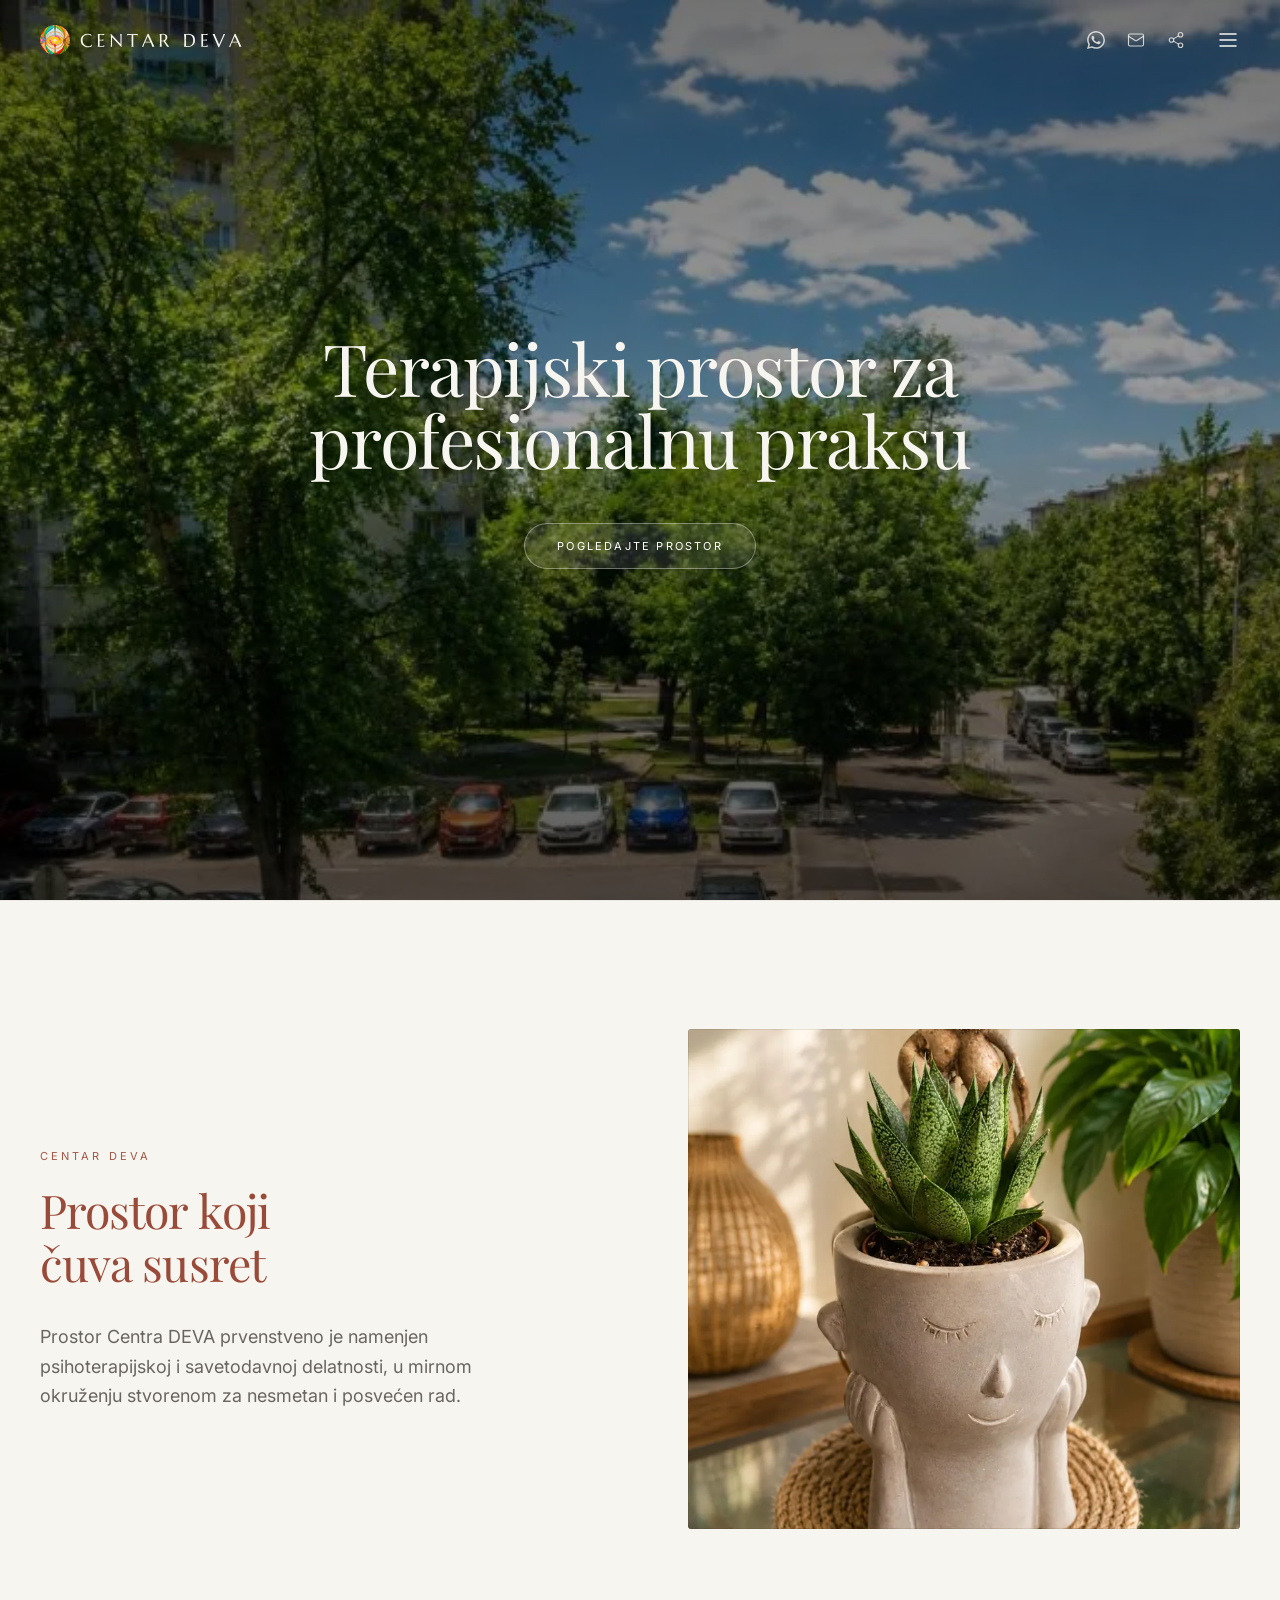
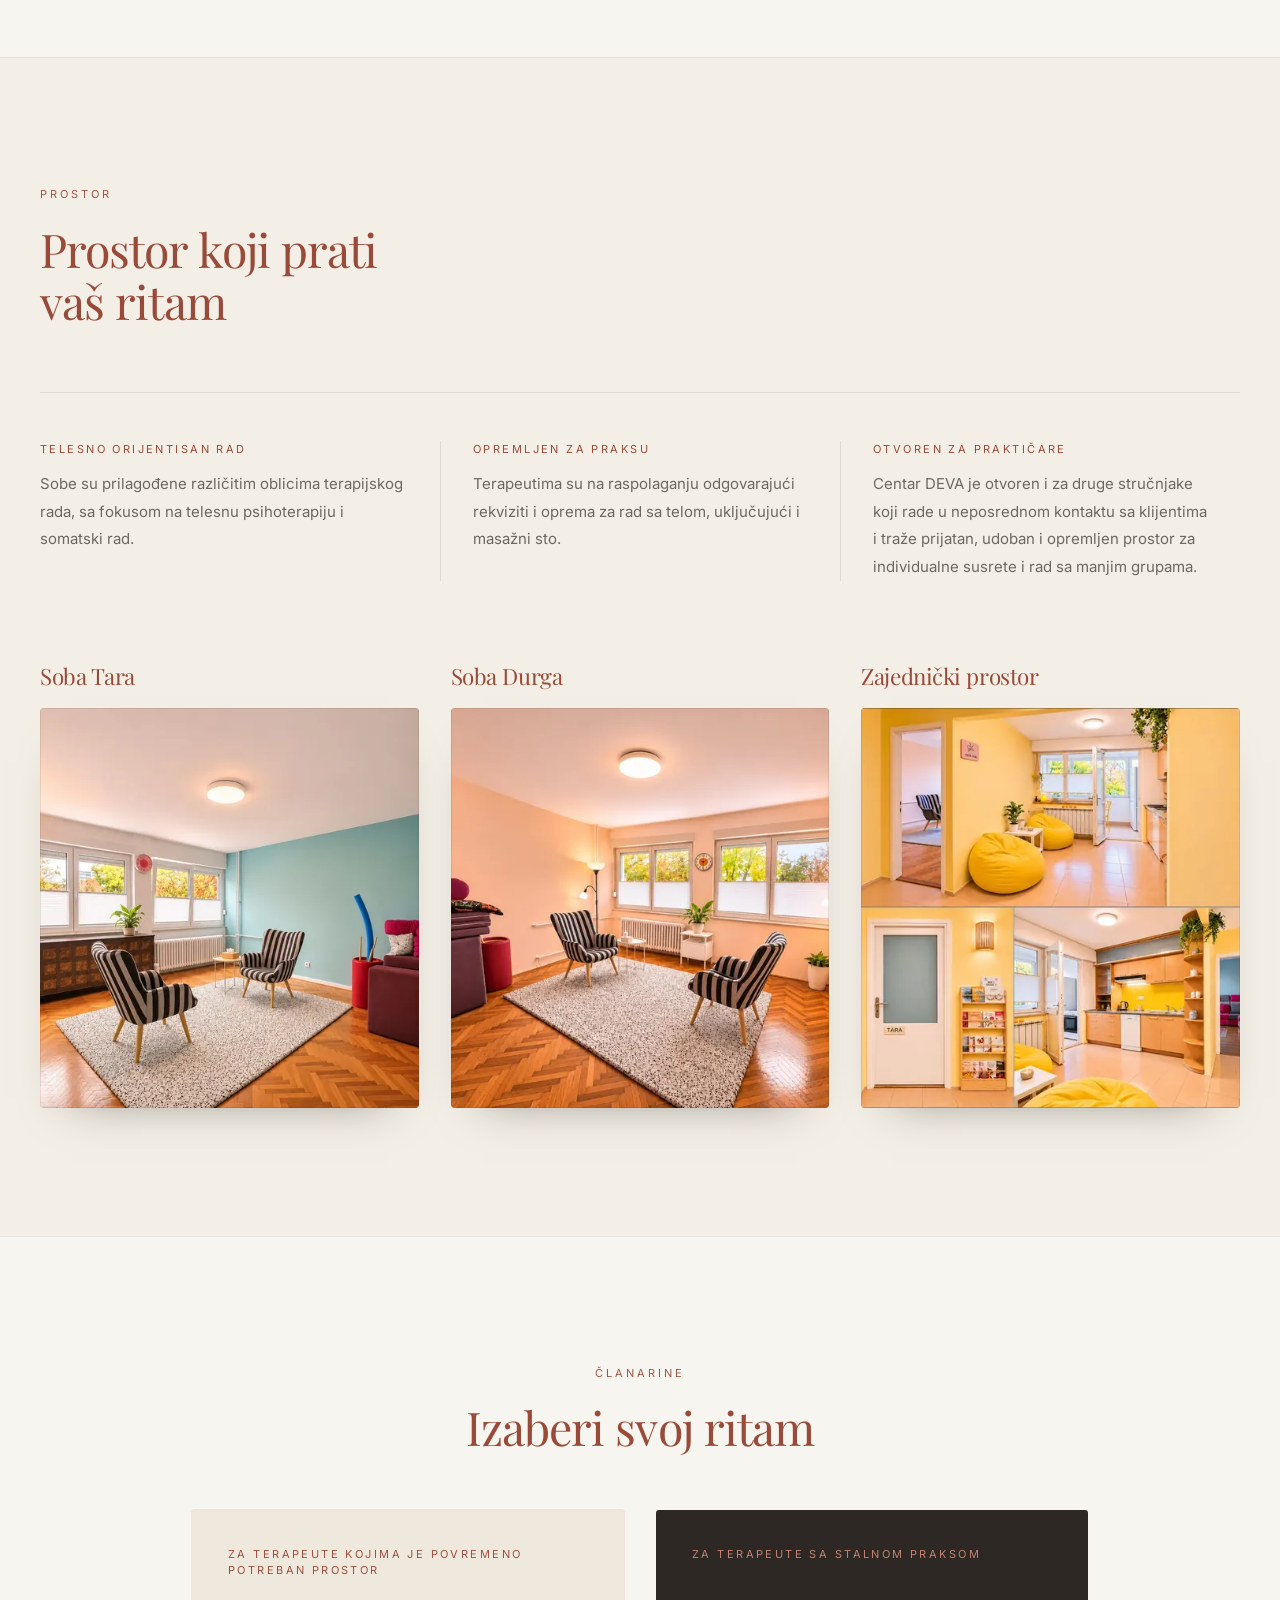
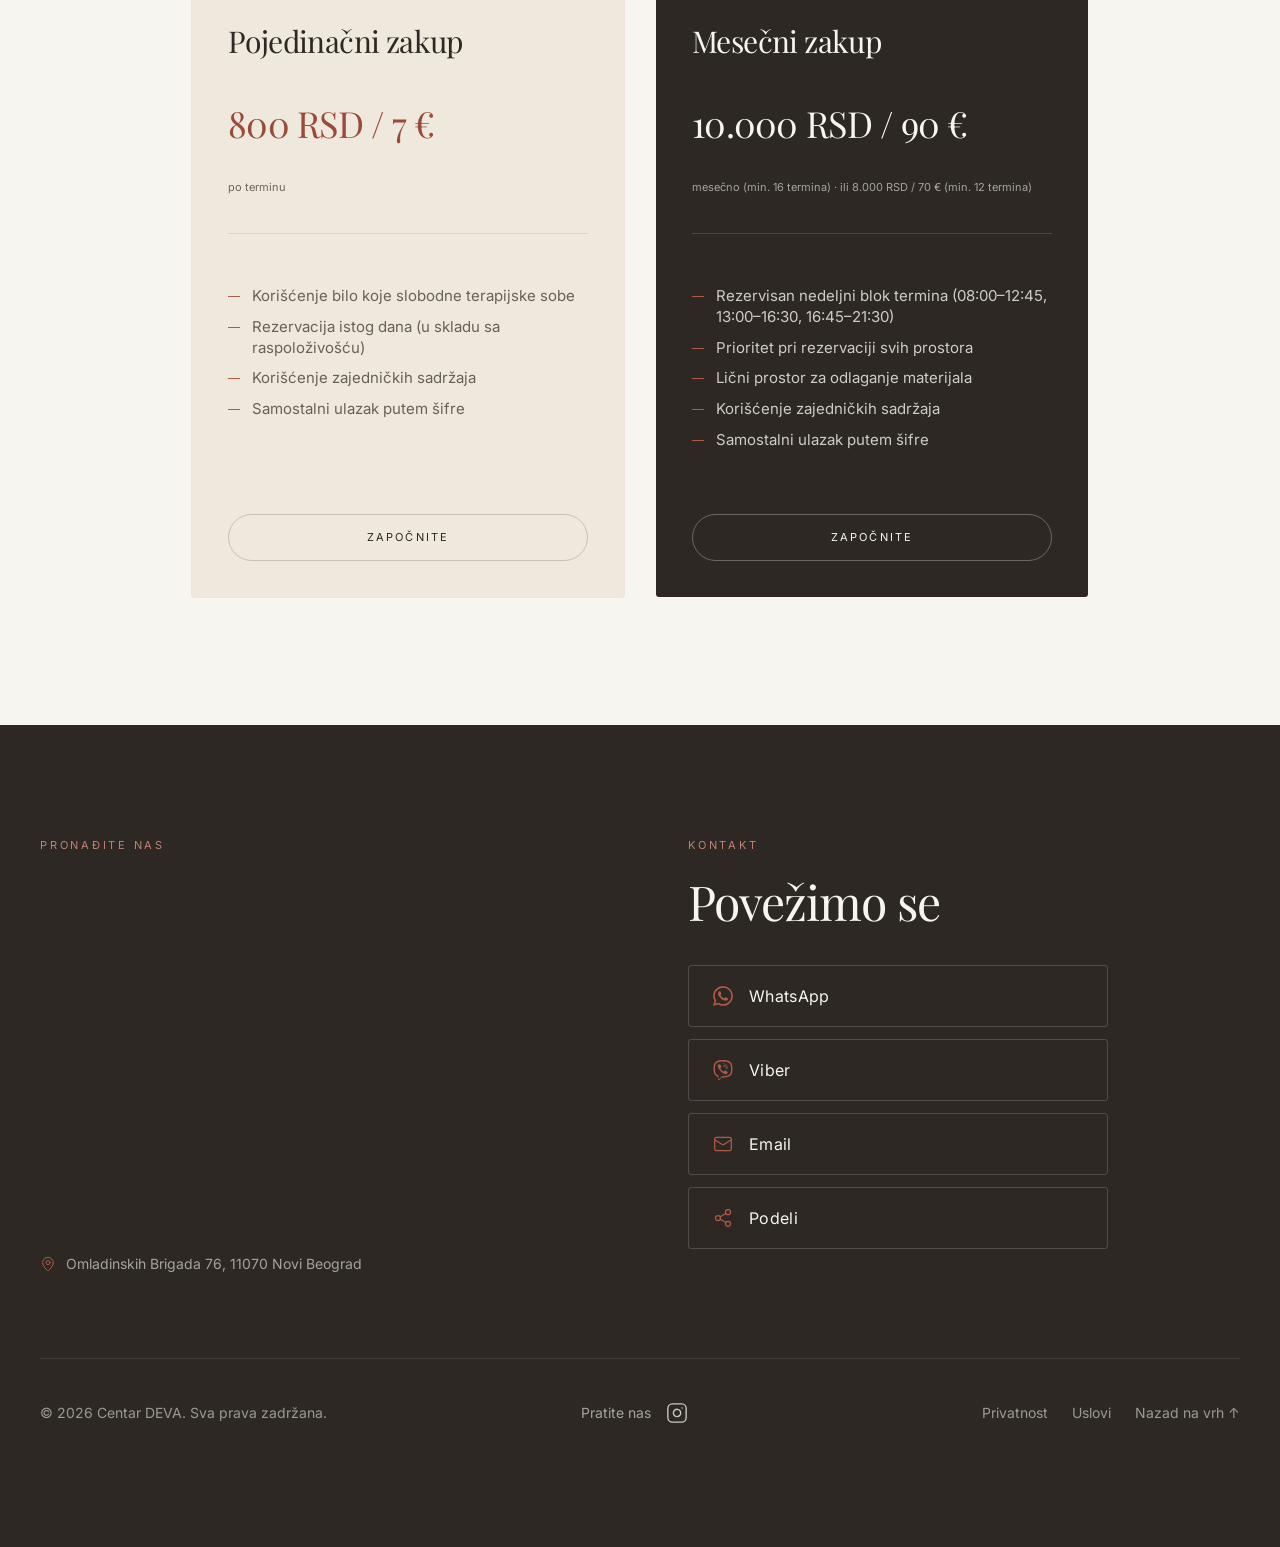
<file: index.html>
<!DOCTYPE html>
<!-- GENERATED by tools/build-website.mjs. The root forwards to rs/ (Serbian, the default language). -->
<html lang="sr-Latn">
<head>
<meta charset="utf-8">
<meta name="viewport" content="width=device-width, initial-scale=1.0">
<title>Centar DEVA</title>
<link rel="canonical" href="https://centardeva.com/rs/">
<link rel="alternate" hreflang="sr" href="https://centardeva.com/rs/">
<link rel="alternate" hreflang="en" href="https://centardeva.com/en/">
<link rel="alternate" hreflang="x-default" href="https://centardeva.com/rs/">
<meta http-equiv="refresh" content="0; url=rs/">
<script>(function () { var h = {"#spaces":"#spaces","#membership":"#membership","#contact":"#contact"}[location.hash] || ""; location.replace("rs/" + h); })();</script>
</head>
<body><p><a href="rs/">Centar DEVA</a> · <a href="en/">English</a></p></body>
</html>
</file>
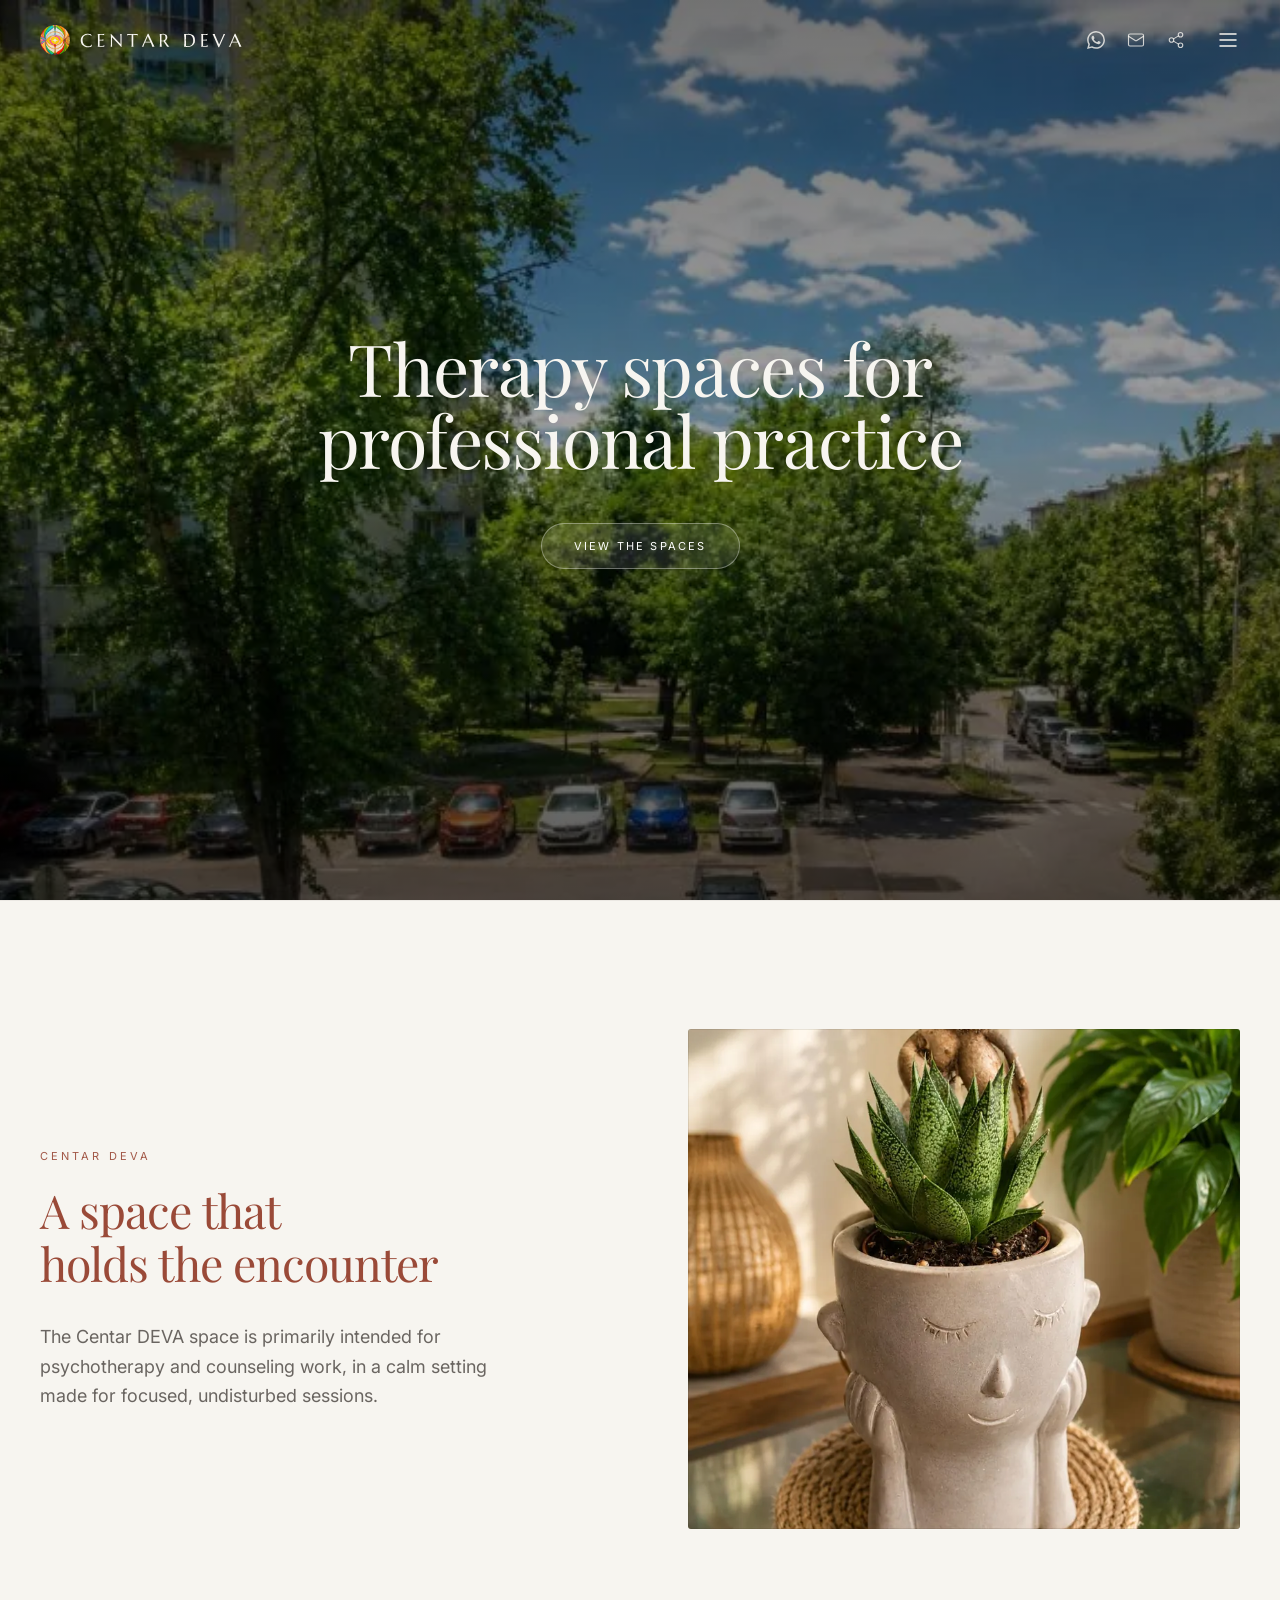
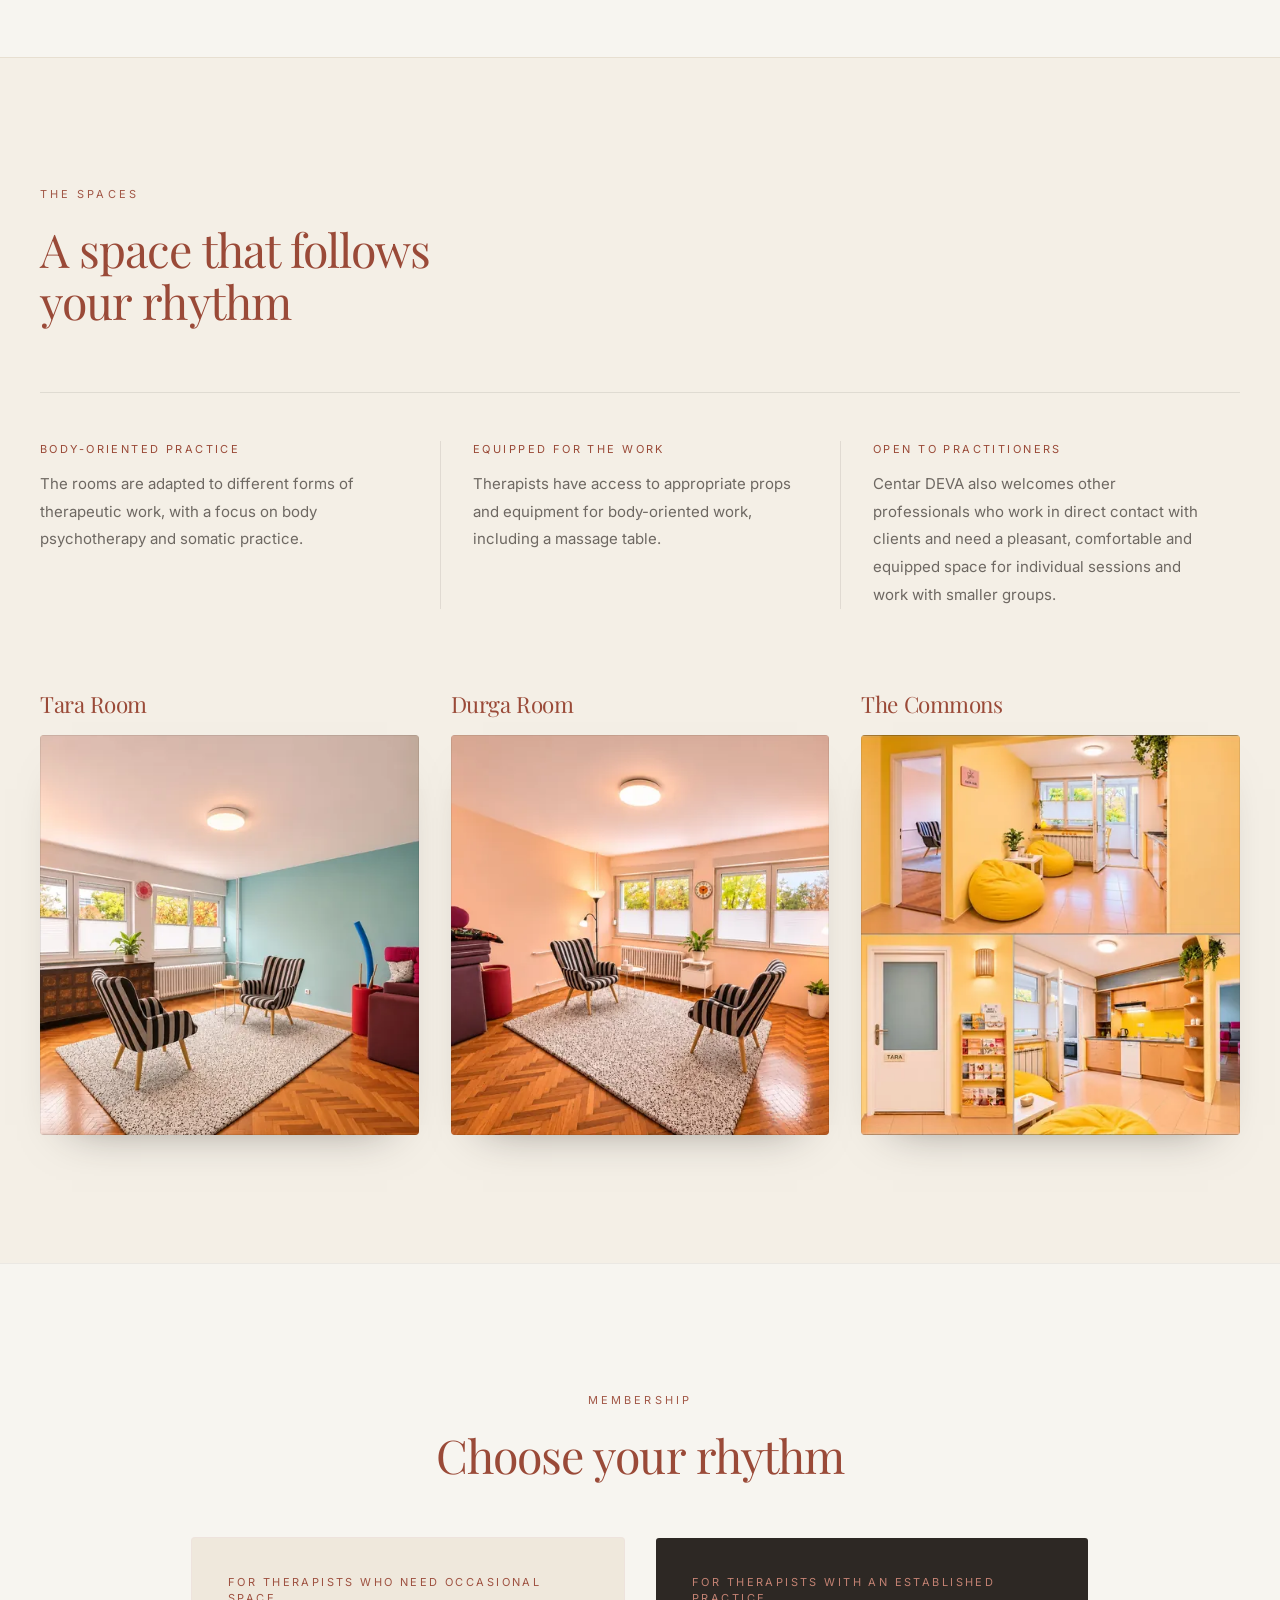
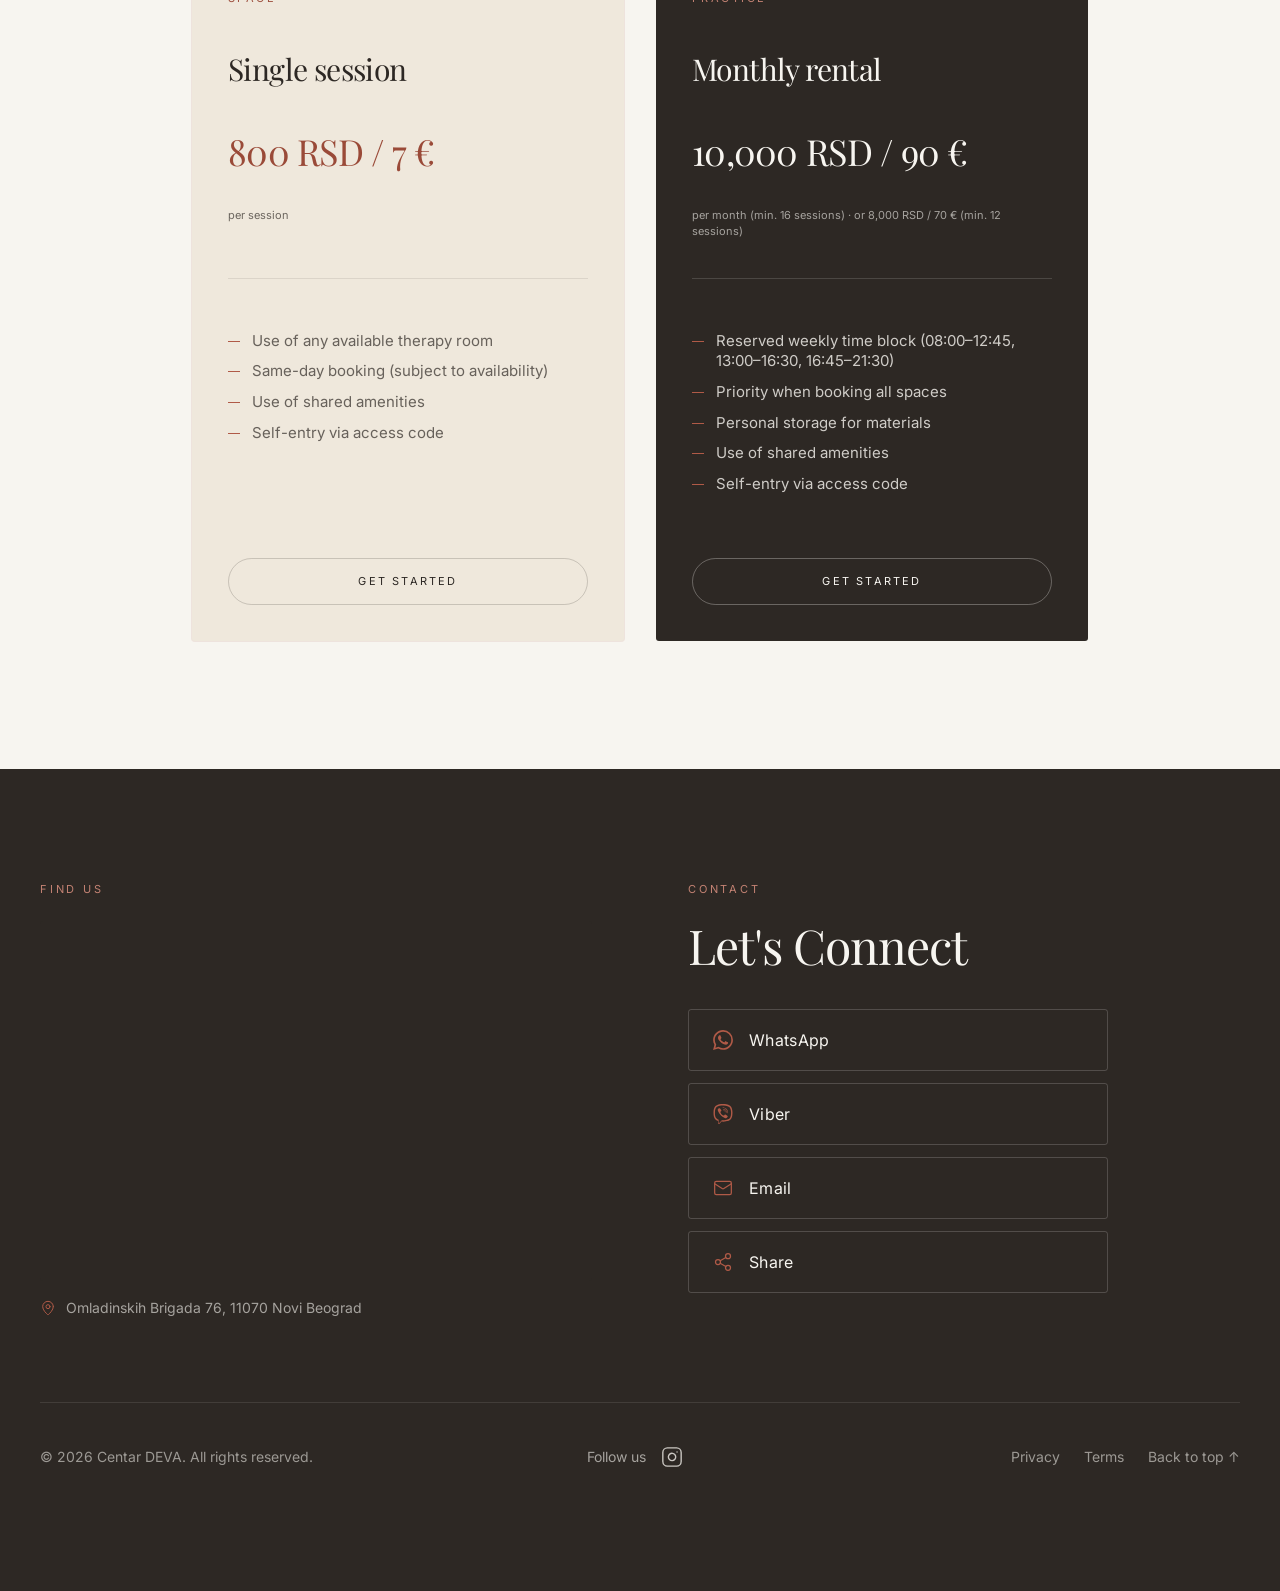
<file: en/index.html>
<!DOCTYPE html>
<!-- GENERATED by tools/build-website.mjs — edit assets/render.js or assets/i18n.js, then rebuild. -->
<html lang="en">
<head>
<meta charset="utf-8">
<meta name="viewport" content="width=device-width, initial-scale=1.0">
<title>Centar DEVA · Therapy spaces for professional practice</title>
<meta name="description" content="Centar DEVA provides dedicated therapy and counseling rooms for practitioners, psychotherapists, and small therapeutic groups in Novi Beograd.">
<link rel="canonical" href="https://centardeva.com/en/">
<link rel="alternate" hreflang="en" href="https://centardeva.com/en/">
<link rel="alternate" hreflang="sr" href="https://centardeva.com/rs/">
<link rel="alternate" hreflang="x-default" href="https://centardeva.com/rs/">
<meta property="og:title" content="Centar DEVA · Therapy spaces for professional practice">
<meta property="og:description" content="Centar DEVA provides dedicated therapy and counseling rooms for practitioners, psychotherapists, and small therapeutic groups in Novi Beograd.">
<meta property="og:url" content="https://centardeva.com/en/">
<meta property="og:image" content="https://centardeva.com/assets/img/share.jpg">
<meta property="og:image:width" content="1200">
<meta property="og:image:height" content="630">
<meta property="og:image:type" content="image/jpeg">
<meta property="og:image:alt" content="Centar DEVA, therapy spaces in Novi Beograd">
<meta property="og:type" content="website">
<meta property="og:site_name" content="Centar DEVA">
<meta property="og:locale" content="en_US">
<meta property="og:locale:alternate" content="sr_RS">
<meta name="twitter:card" content="summary_large_image">
<meta name="twitter:title" content="Centar DEVA · Therapy spaces for professional practice">
<meta name="twitter:description" content="Centar DEVA provides dedicated therapy and counseling rooms for practitioners, psychotherapists, and small therapeutic groups in Novi Beograd.">
<meta name="twitter:image" content="https://centardeva.com/assets/img/share.jpg">
<meta name="twitter:image:alt" content="Centar DEVA, therapy spaces in Novi Beograd">
<meta name="theme-color" content="#2D2824">
<link rel="icon" href="../favicon.ico?v=4" sizes="16x16 32x32 48x48">
<link rel="icon" type="image/png" sizes="32x32" href="../assets/img/icon-32.png?v=4">
<link rel="apple-touch-icon" sizes="180x180" href="../assets/img/apple-touch-icon.png?v=4">
<link rel="preconnect" href="https://fonts.googleapis.com">
<link rel="preconnect" href="https://fonts.gstatic.com" crossorigin>
<link rel="preload" as="image" href="../assets/img/hero.jpg" imagesrcset="../assets/img/opt/hero-640.webp 640w, ../assets/img/opt/hero-1024.webp 1024w" imagesizes="100vw" fetchpriority="high">
<link rel="preload" as="style" href="https://fonts.googleapis.com/css2?family=Playfair+Display:ital,wght@0,400;0,500;0,600;0,700;1,400;1,500&family=Inter:wght@300;400;500&display=swap" onload="this.onload=null;this.rel='stylesheet'">
<noscript><link rel="stylesheet" href="https://fonts.googleapis.com/css2?family=Playfair+Display:ital,wght@0,400;0,500;0,600;0,700;1,400;1,500&family=Inter:wght@300;400;500&display=swap"></noscript>
<link rel="stylesheet" href="../assets/app.css">
<style>[hidden]{display:none!important}@media (max-width:639px){.deva-hero-line{white-space:nowrap}h1:has(>.deva-hero-line){font-size:min(2.25rem,7vw)}}.deva-page-top{padding-top:64px}.deva-contact{display:flex;flex-direction:column;gap:12px;max-width:420px}.deva-contact-btn{display:flex;align-items:center;gap:16px;padding:18px 24px;border:1px solid rgba(247,245,240,.18);border-radius:3px;font-family:inherit;font-size:16px;letter-spacing:.02em;color:#F7F5F0;text-decoration:none;transition:background-color .5s,border-color .5s,color .5s}.deva-contact-btn .deva-contact-icon{color:#B05A47;flex-shrink:0;transition:color .5s}.deva-contact-btn:hover,.deva-contact-btn:focus-visible{background:#B05A47;border-color:#B05A47}.deva-contact-btn:hover .deva-contact-icon,.deva-contact-btn:focus-visible .deva-contact-icon{color:#F7F5F0}.deva-address{display:inline-flex;align-items:center;gap:10px;margin-top:16px;font-size:14px;color:rgba(247,245,240,.6);text-decoration:none;transition:color .5s}.deva-address .deva-contact-icon{color:#B05A47}.deva-address:hover{color:#F7F5F0}.deva-social{display:flex;align-items:center;justify-content:center;gap:4px;text-align:center}.deva-social-label{font-size:14px;color:rgba(247,245,240,.6)}.deva-social-link{display:inline-flex;align-items:center;justify-content:center;min-width:44px;min-height:44px;color:rgba(247,245,240,.78);text-decoration:none;transition:color .5s}.deva-social-link:hover{color:#F7F5F0}.deva-footer-bar>*{max-width:100%}.deva-footer-links{flex-wrap:wrap;justify-content:center}@media(min-width:640px){.deva-footer-bar{display:grid;grid-template-columns:1fr auto 1fr}.deva-footer-copy{justify-self:start}.deva-footer-links{justify-self:end;grid-column:3}}.deva-skip{position:absolute;left:16px;top:-60px;z-index:300;padding:10px 16px;background:#2D2824;color:#F7F5F0;border-radius:3px;font-size:14px;text-decoration:none;transition:top .2s}.deva-skip:focus{top:16px}main:focus{outline:none}.deva-map{width:100%;height:100%;display:flex;flex-direction:column;align-items:center;justify-content:center;gap:10px;border:0;cursor:pointer;color:#F7F5F0;font:inherit;background:radial-gradient(circle at 50% 45%,rgba(176,90,71,.18),transparent 60%),repeating-linear-gradient(45deg,rgba(247,245,240,.035) 0 1px,transparent 1px 28px),repeating-linear-gradient(-45deg,rgba(247,245,240,.035) 0 1px,transparent 1px 28px),#36302B;transition:background-color .5s}.deva-map:hover,.deva-map:focus-visible{background-color:#3F3833}.deva-map-show{font-size:16px;letter-spacing:.02em}.deva-map-note{font-size:12px;color:rgba(247,245,240,.6)}.text-\[\#9A4A38\]\/80{color:rgba(154,74,56,.92)}.text-\[\#2D2824\]\/60{color:rgba(45,40,36,.68)}.text-\[\#2D2824\]\/55{color:rgba(45,40,36,.68)}.bg-\[\#EFE8DC\] .text-\[\#B05A47\]{color:#9E5140}.bg-\[\#2D2824\] .text-\[\#B05A47\],footer .text-\[\#B05A47\]{color:#C38273}.text-\[\#F7F5F0\]\/40{color:rgba(247,245,240,.55)}.deva-brand{display:inline-flex;align-items:center;gap:10px;flex-shrink:0}.deva-logo{width:30px;height:30px;flex-shrink:0}.deva-name{display:block;height:13px;width:auto;fill:currentColor;overflow:visible}.deva-c-hero{fill:currentColor}.deva-c-bar{fill:#9A4A38}@media (max-width:639px){.deva-brand{gap:8px}.deva-logo{width:26px;height:26px}.deva-name{height:clamp(9.5px,calc((100vw - 256px) / 12.4),11.5px)}}.deva-nav-right{gap:6px}.deva-nav-icons{display:flex;align-items:center;gap:0;margin:0;padding:0;list-style:none}.deva-nav-icon{display:inline-flex;align-items:center;justify-content:center;width:36px;height:36px;border-radius:50%;background:transparent;border:0;padding:0;cursor:pointer}.deva-burger{width:40px;height:40px;margin-right:-8px}@media (min-width:640px){.deva-nav-right{gap:14px}.deva-nav-icons{gap:4px}}button.deva-contact-btn{width:100%;background:transparent;cursor:pointer;text-align:left}.deva-sr{position:absolute;width:1px;height:1px;overflow:hidden;clip:rect(0 0 0 0);white-space:nowrap}.deva-toast{position:fixed;left:50%;bottom:24px;transform:translate(-50%,16px);z-index:400;padding:12px 20px;border-radius:999px;background:#2D2824;color:#F7F5F0;font-size:14px;opacity:0;pointer-events:none;transition:opacity .3s,transform .3s}.deva-toast.is-on{opacity:1;transform:translate(-50%,0)}@media (max-width:639px){.deva-nav-icon{width:32px}.deva-burger{width:36px;margin-right:-6px}.deva-nav-right{gap:2px}}@media (max-width:379px){.deva-brand{gap:7px}.deva-logo{width:24px;height:24px}.deva-name{height:clamp(8px,calc((100vw - 238px) / 12.4),9.5px)}.deva-nav-icon{width:29px}.deva-burger{width:34px}}@media (max-width:339px){.deva-brand{gap:6px}.deva-logo{width:22px;height:22px}.deva-name{height:clamp(7.5px,calc((100vw - 226px) / 12.4),8px)}.deva-nav-icon{width:27px}.deva-burger{width:32px}}.deva-langs{position:absolute;bottom:48px;left:0;right:0;display:flex;align-items:center;justify-content:center;gap:14px;font-size:13px;letter-spacing:.2em;text-transform:uppercase}.deva-lang{color:rgba(45,40,36,.72);text-decoration:none;padding:10px 4px;transition:color .5s}a.deva-lang:hover{color:#9A4A38}.deva-lang-current{color:#2D2824;text-decoration:underline;text-underline-offset:6px;text-decoration-color:#B05A47}.deva-lang-sep{color:rgba(45,40,36,.4)}[data-nav] a:focus-visible,[data-nav] button:focus-visible,[data-menu] a:focus-visible,[data-menu] button:focus-visible,.deva-dots button:focus-visible,.deva-contact-btn:focus-visible,.deva-map:focus-visible,footer a:focus-visible,footer button:focus-visible{outline:2px solid currentColor;outline-offset:3px;border-radius:3px}.deva-room-text,.deva-dots{display:none}@media (max-width:639px){[data-room]{touch-action:pan-y}.deva-room-text{display:flex;flex-direction:column;justify-content:center;position:absolute;inset:0;padding:26px 26px 40px;background:#EDE5D8;color:#2D2824;transform:translateX(100%);overflow-y:auto}.deva-room-desc{font-size:15px;line-height:1.75;color:rgba(45,40,36,.82);margin:0}.deva-room-list{list-style:none;margin:0;padding:0;display:grid;gap:10px}.deva-room-list li{display:flex;align-items:center;gap:12px;font-size:15px;color:rgba(45,40,36,.82)}.deva-room-dash{width:12px;height:1px;background:#B05A47;flex-shrink:0}.deva-dots{display:flex;gap:0;position:absolute;left:50%;bottom:2px;transform:translateX(-50%);z-index:2}.deva-dots button{width:24px;height:24px;padding:0;border:0;background:transparent;cursor:pointer;display:flex;align-items:center;justify-content:center}.deva-dots button::before{content:'';width:8px;height:8px;border-radius:50%;border:1px solid rgba(247,245,240,.9);box-shadow:0 0 0 1px rgba(45,40,36,.25)}.deva-dots button[aria-pressed=true]::before{background:#F7F5F0}[data-room][data-slide='1'] .deva-dots button::before{border-color:#9A4A38;box-shadow:none}[data-room][data-slide='1'] .deva-dots button[aria-pressed=true]::before{background:#9A4A38}}@media (prefers-reduced-motion:reduce){*{scroll-behavior:auto!important;transition-duration:0s!important;animation-duration:0s!important}}</style>
<script type="application/ld+json">{"@context":"https://schema.org","@graph":[{"@type":"WebSite","@id":"https://centardeva.com/#website","url":"https://centardeva.com/","name":"Centar DEVA","inLanguage":["sr-Latn","en"],"publisher":{"@id":"https://centardeva.com/#business"}},{"@type":"WebPage","@id":"https://centardeva.com/en/#page","url":"https://centardeva.com/en/","name":"Centar DEVA · Therapy spaces for professional practice","description":"Centar DEVA provides dedicated therapy and counseling rooms for practitioners, psychotherapists, and small therapeutic groups in Novi Beograd.","inLanguage":"en","isPartOf":{"@id":"https://centardeva.com/#website"},"about":{"@id":"https://centardeva.com/#business"},"primaryImageOfPage":"https://centardeva.com/assets/img/share.jpg"},{"@type":"LocalBusiness","@id":"https://centardeva.com/#business","name":"Centar DEVA","url":"https://centardeva.com/","logo":"https://centardeva.com/assets/img/logo-header.png","image":["https://centardeva.com/assets/img/share.jpg","https://centardeva.com/assets/img/space-1.jpg","https://centardeva.com/assets/img/space-2.jpg","https://centardeva.com/assets/img/space-3.jpg"],"description":"Centar DEVA provides dedicated therapy and counseling rooms for practitioners, psychotherapists, and small therapeutic groups in Novi Beograd.","address":{"@type":"PostalAddress","streetAddress":"Omladinskih Brigada 76","postalCode":"11070","addressLocality":"Novi Beograd","addressRegion":"Beograd","addressCountry":"RS"},"telephone":"+381641403475","email":"devacentar@gmail.com","hasMap":"https://maps.google.com/?q=Omladinskih+Brigada+76+11070+Novi+Beograd","priceRange":"800 RSD / 7 € – 10,000 RSD / 90 €","currenciesAccepted":"RSD, EUR","knowsLanguage":["sr","en"],"areaServed":{"@type":"City","name":"Beograd"}}]}</script>
</head>
<body>
<div id="root"><div class="bg-[#F7F5F0] min-h-screen"><a href="#main" class="deva-skip">Skip to content</a><nav data-nav aria-label="Main navigation" class="fixed top-0 left-0 right-0 z-50 transition-all duration-700 ease-out bg-transparent"><div class="max-w-[1400px] mx-auto flex items-center justify-between px-6 md:px-10 py-5 opacity-100"><a href="../en/" data-tone-top="text-[#F7F5F0]" data-tone-scrolled="text-[#2D2824]" class="deva-brand font-display text-lg tracking-[0.06em] transition-colors duration-500 text-[#F7F5F0]"><img src="../assets/img/logo-header.png" width="30" height="30" alt="" class="deva-logo"><svg class="deva-name" viewBox="0 0 881 71" aria-hidden="true" focusable="false"><path data-tone-top="deva-c-hero" data-tone-scrolled="deva-c-bar" class="deva-c-hero" d="M64 11 63 11Q59 7 54 5Q49 3 42 3Q36 3 31 5Q26 7 22 11Q19 14 16 20Q14 25 14 32Q14 39 16 46Q18 52 22 57Q26 62 32 64Q38 67 45 67Q48 67 51 67Q54 66 56 65Q59 64 61 62Q63 60 65 58L66 59L62 69Q58 70 54 71Q49 72 45 72Q36 72 28 69Q21 66 15 62Q10 57 7 50Q4 43 4 35Q4 30 5 26Q6 21 9 17Q11 13 14 10Q18 7 22 4Q26 2 32 0Q37 -1 43 -1Q52 -1 60 2Z M97 0Q103 0 109 0Q115 0 120 0Q125 0 128 0Q132 -1 133 -1L131 6Q129 5 127 5Q125 5 123 4Q120 4 116 4Q115 4 114 4Q112 4 111 4Q109 4 107 5V31Q112 31 116 31Q120 31 123 30Q126 30 129 30L127 37Q124 36 120 36Q117 36 114 35Q110 35 107 35V66Q113 66 118 65Q122 65 126 64Q130 63 134 62L132 70Q132 70 130 70Q129 70 128 70Q126 70 125 70Q123 70 122 70Q120 70 119 70Q118 70 118 70H97V70Q97 69 97 67Q97 66 98 64Q98 61 98 58Q98 55 98 51V19Q98 15 98 12Q98 9 98 7Q97 4 97 3Q97 1 97 0V0Z M170 0 221 54V19Q221 15 221 12Q221 9 220 7Q220 4 220 3Q220 1 219 0V0H228V0Q228 1 227 3Q227 4 227 7Q227 9 227 12Q227 15 227 19V71H225L175 18V51Q175 55 175 58Q175 61 175 64Q175 66 175 67Q176 69 176 70V70H167V70Q168 69 168 67Q168 66 168 64Q169 61 169 58Q169 55 169 51V19Q169 15 169 12Q169 9 168 7Q168 4 168 3Q168 1 167 0V0Z M282 4Q276 4 272 5Q267 5 264 6Q260 7 257 8L258 0Q259 0 260 0Q261 0 262 0Q264 0 265 0Q267 0 268 0Q270 0 271 0Q272 0 272 0H300Q301 0 302 0Q303 0 304 0Q306 0 307 0Q309 0 311 0Q312 0 313 0Q314 0 315 0L316 8Q313 7 309 6Q306 5 301 5Q297 4 291 4V51Q291 55 291 58Q291 61 291 64Q291 66 292 67Q292 69 292 70V70H281V70Q281 69 281 67Q281 66 282 64Q282 61 282 58Q282 55 282 51Z M394 70V70Q394 70 394 69Q394 69 394 68Q394 67 393 65Q393 63 392 60L386 47Q383 47 379 47Q374 47 369 47Q365 47 361 47Q358 47 355 47L349 60Q349 62 348 64Q347 66 347 68Q347 69 347 69Q347 70 347 70V70H337V70Q338 69 340 67Q341 64 342 61L370 -1H374L401 58Q402 60 403 62Q404 64 405 66Q405 67 406 68Q407 70 407 70V70ZM362 43Q365 43 368 43Q371 43 374 43Q377 43 379 43Q382 43 384 43L370 12L357 43Z M445 51Q445 55 446 58Q446 61 446 64Q446 66 446 67Q447 69 447 70V70H435V70Q435 69 436 67Q436 66 436 64Q436 61 436 58Q437 55 437 51V19Q437 15 436 12Q436 9 436 7Q436 4 436 3Q435 1 435 0V0L437 0Q438 0 439 0Q440 0 442 0Q443 0 447 0Q450 -1 455 -1Q460 -1 464 1Q468 2 471 4Q474 7 475 10Q477 14 477 18Q477 22 476 25Q475 28 473 30Q472 33 469 35Q467 37 464 38L481 62Q483 64 484 65Q485 66 486 67Q487 68 488 69Q489 69 490 70V70H476Q475 69 475 68Q474 66 473 65L456 40Q454 40 453 40Q452 40 451 40Q450 40 448 40Q447 40 445 40ZM445 36Q447 36 448 37Q449 37 451 37Q454 37 457 36Q460 34 463 32Q465 30 466 27Q467 23 467 19Q467 15 466 12Q465 9 464 7Q462 5 460 4Q457 3 454 3Q450 3 448 3Q446 3 445 4Z"/><path d="M579 4Q579 10 579 15Q579 17 579 19Q579 22 579 24Q579 26 578 28Q578 30 578 32Q578 35 579 40Q579 44 579 49Q579 54 579 58Q579 63 579 66Q580 66 581 66Q582 66 583 66Q585 66 586 66Q587 67 588 67Q591 67 595 66Q599 66 602 64Q605 63 608 61Q611 59 613 55Q616 52 617 47Q618 42 618 35Q618 27 616 22Q615 16 611 12Q608 8 602 6Q597 4 591 4Q589 4 588 4Q586 4 584 4Q583 4 581 4Q580 4 579 4ZM568 0Q569 0 570 0Q571 0 572 0Q573 0 573 0Q574 0 576 0Q579 0 581 0Q584 0 587 0Q590 -1 593 -1Q600 -1 606 1Q613 3 618 7Q622 11 625 17Q628 24 628 33Q628 40 627 46Q625 51 622 55Q620 59 616 62Q612 65 608 67Q603 69 598 70Q593 71 587 71Q586 71 583 71Q580 71 577 70Q574 70 572 70Q570 70 568 70V70Q568 69 569 67Q569 66 569 64Q569 61 569 58Q570 55 570 51V19Q570 15 569 12Q569 9 569 6Q569 4 569 3Q568 1 568 0Z M662 0Q668 0 674 0Q680 0 685 0Q690 0 693 0Q697 -1 698 -1L696 6Q694 5 692 5Q690 5 687 4Q685 4 681 4Q680 4 679 4Q677 4 675 4Q674 4 672 5V31Q677 31 681 31Q685 31 688 30Q691 30 694 30L692 37Q689 36 685 36Q682 36 679 35Q675 35 672 35V66Q678 66 682 65Q687 65 691 64Q695 63 699 62L697 70Q697 70 695 70Q694 70 693 70Q691 70 690 70Q688 70 687 70Q685 70 684 70Q683 70 683 70H662V70Q662 69 662 67Q662 66 663 64Q663 61 663 58Q663 55 663 51V19Q663 15 663 12Q663 9 663 7Q662 4 662 3Q662 1 662 0V0Z M737 0V0Q737 0 737 1Q737 1 737 2Q737 3 737 5Q738 7 739 10L760 58L781 10Q782 8 783 6Q784 4 784 2Q784 1 784 1Q783 0 783 0V0H793V0Q792 1 791 4Q790 6 788 9L760 72H756L730 12Q729 10 728 8Q727 6 726 4Q725 3 725 2Q724 0 724 0V0Z M869 70V70Q869 70 869 69Q869 69 869 68Q869 67 869 65Q868 63 867 60L861 47Q858 47 854 47Q849 47 844 47Q840 47 837 47Q833 47 830 47L824 60Q824 62 823 64Q822 66 822 68Q822 69 822 69Q822 70 822 70V70H812V70Q813 69 815 67Q816 64 818 61L845 -1H849L876 58Q877 60 878 62Q879 64 880 66Q881 67 881 68Q882 70 882 70V70ZM837 43Q840 43 843 43Q846 43 849 43Q852 43 854 43Q857 43 859 43L845 12L832 43Z"/></svg><span class="deva-sr">Centar DEVA</span></a><div class="flex items-center deva-nav-right"><ul class="deva-nav-icons"><li><a href="https://wa.me/381641403475" target="_blank" rel="noopener noreferrer" aria-label="WhatsApp: +381 64 140 3475 (opens in a new tab)" title="WhatsApp: +381 64 140 3475 (opens in a new tab)" data-tone-top="text-[#F7F5F0]/80" data-tone-scrolled="text-[#2D2824]/70" class="deva-nav-icon transition-colors duration-500 hover:text-[#B05A47] text-[#F7F5F0]/80"><svg xmlns="http://www.w3.org/2000/svg" width="18" height="18" viewBox="0 0 24 24" fill="currentColor" aria-hidden="true" focusable="false" class="brand-whatsapp"><path d="M17.472 14.382c-.297-.149-1.758-.867-2.03-.967-.273-.099-.471-.148-.67.15-.197.297-.767.966-.94 1.164-.173.199-.347.223-.644.075-.297-.15-1.255-.463-2.39-1.475-.883-.788-1.48-1.761-1.653-2.059-.173-.297-.018-.458.13-.606.134-.133.298-.347.446-.52.149-.174.198-.298.298-.497.099-.198.05-.371-.025-.52-.075-.149-.669-1.612-.916-2.207-.242-.579-.487-.5-.669-.51-.173-.008-.371-.01-.57-.01-.198 0-.52.074-.792.372-.272.297-1.04 1.016-1.04 2.479 0 1.462 1.065 2.875 1.213 3.074.149.198 2.096 3.2 5.077 4.487.709.306 1.262.489 1.694.625.712.227 1.36.195 1.871.118.571-.085 1.758-.719 2.006-1.413.248-.694.248-1.289.173-1.413-.074-.124-.272-.198-.57-.347m-5.421 7.403h-.004a9.87 9.87 0 01-5.031-1.378l-.361-.214-3.741.982.998-3.648-.235-.374a9.86 9.86 0 01-1.51-5.26c.001-5.45 4.436-9.884 9.888-9.884 2.64 0 5.122 1.03 6.988 2.898a9.825 9.825 0 012.893 6.994c-.003 5.45-4.437 9.884-9.885 9.884m8.413-18.297A11.815 11.815 0 0012.05 0C5.495 0 .16 5.335.157 11.892c0 2.096.547 4.142 1.588 5.945L.057 24l6.305-1.654a11.882 11.882 0 005.683 1.448h.005c6.554 0 11.89-5.335 11.893-11.893a11.821 11.821 0 00-3.48-8.413Z"></path></svg></a></li><li><a href="mailto:devacentar@gmail.com" aria-label="Email: devacentar@gmail.com" title="Email: devacentar@gmail.com" data-tone-top="text-[#F7F5F0]/80" data-tone-scrolled="text-[#2D2824]/70" class="deva-nav-icon transition-colors duration-500 hover:text-[#B05A47] text-[#F7F5F0]/80"><svg xmlns="http://www.w3.org/2000/svg" width="18" height="18" viewBox="0 0 24 24" fill="none" stroke="currentColor" stroke-width="1.5" stroke-linecap="round" stroke-linejoin="round" aria-hidden="true" focusable="false" class="lucide lucide-mail"><rect width="20" height="16" x="2" y="4" rx="2"></rect><path d="m22 7-8.97 5.7a1.94 1.94 0 0 1-2.06 0L2 7"></path></svg></a></li><li><button type="button" data-share data-copied="Link copied" aria-label="Share this page" title="Share this page" data-tone-top="text-[#F7F5F0]/80" data-tone-scrolled="text-[#2D2824]/70" class="deva-nav-icon transition-colors duration-500 hover:text-[#B05A47] text-[#F7F5F0]/80"><svg xmlns="http://www.w3.org/2000/svg" width="18" height="18" viewBox="0 0 24 24" fill="none" stroke="currentColor" stroke-width="1.5" stroke-linecap="round" stroke-linejoin="round" aria-hidden="true" focusable="false" class="lucide lucide-share-2"><circle cx="18" cy="5" r="3"></circle><circle cx="6" cy="12" r="3"></circle><circle cx="18" cy="19" r="3"></circle><line x1="8.59" x2="15.42" y1="13.51" y2="17.49"></line><line x1="15.41" x2="8.59" y1="6.51" y2="10.49"></line></svg></button></li></ul><button type="button" data-menu-open aria-expanded="false" aria-controls="site-menu" aria-haspopup="dialog" aria-label="Menu" data-tone-top="text-[#F7F5F0]" data-tone-scrolled="text-[#2D2824]" class="deva-nav-icon deva-burger transition-colors duration-500 hover:text-[#B05A47] text-[#F7F5F0]"><svg xmlns="http://www.w3.org/2000/svg" width="24" height="24" viewBox="0 0 24 24" fill="none" stroke="currentColor" stroke-width="1.5" stroke-linecap="round" stroke-linejoin="round" aria-hidden="true" focusable="false" class="lucide lucide-menu"><line x1="4" x2="20" y1="12" y2="12"></line><line x1="4" x2="20" y1="6" y2="6"></line><line x1="4" x2="20" y1="18" y2="18"></line></svg></button></div></div></nav><div data-menu id="site-menu" role="dialog" aria-modal="true" aria-label="Menu" hidden class="fixed inset-0 z-[100] bg-[#F7F5F0]/95 backdrop-blur-xl flex flex-col items-center justify-center"><div class="absolute top-6 right-6 md:right-10 flex items-center"><button type="button" data-menu-close aria-label="Close" class="deva-nav-icon text-[#2D2824] hover:text-[#9A4A38] transition-colors"><svg xmlns="http://www.w3.org/2000/svg" width="24" height="24" viewBox="0 0 24 24" fill="none" stroke="currentColor" stroke-width="1.5" stroke-linecap="round" stroke-linejoin="round" aria-hidden="true" focusable="false" class="lucide lucide-x"><path d="M18 6 6 18"></path><path d="m6 6 12 12"></path></svg></button></div><div class="flex flex-col items-center gap-10"><a href="#spaces" data-scroll-to="#spaces" data-menu-item data-delay="0" class="font-display text-4xl md:text-5xl text-[#2D2824] hover:text-[#9A4A38] transition-colors duration-500 tracking-tight">Spaces</a><a href="#membership" data-scroll-to="#membership" data-menu-item data-delay="0.08" class="font-display text-4xl md:text-5xl text-[#2D2824] hover:text-[#9A4A38] transition-colors duration-500 tracking-tight">Membership</a><a href="#contact" data-scroll-to="#contact" data-menu-item data-delay="0.16" class="font-display text-4xl md:text-5xl text-[#2D2824] hover:text-[#9A4A38] transition-colors duration-500 tracking-tight">Contact</a></div><div class="deva-langs" role="group" aria-label="Language"><a href="../rs/" hreflang="sr-Latn" lang="sr-Latn" class="deva-lang">Srpski</a><span class="deva-lang-sep" aria-hidden="true">·</span><span class="deva-lang deva-lang-current" lang="en" aria-current="true">English</span></div></div><main id="main" tabindex="-1"><section class="relative h-screen w-full overflow-hidden"><div data-parallax class="absolute inset-0 will-change-transform" style="transform: translateY(0px);"><img src="../assets/img/hero.jpg" srcset="../assets/img/opt/hero-640.webp 640w, ../assets/img/opt/hero-1024.webp 1024w" sizes="100vw" width="1024" height="547" alt="Sunlit street scene near the therapy space" class="w-full h-[120%] object-cover" fetchpriority="high"><div class="absolute inset-0 bg-gradient-to-b from-black/55 via-black/35 to-black/65"></div></div><div class="relative z-10 flex flex-col items-center justify-center h-full px-6 text-center opacity-100"><h1 class="leading-[1.05] max-w-4xl [font-family:'Playfair_Display',_Georgia,_'Times_New_Roman',_serif] font-normal text-[#F7F5F0] text-4xl sm:text-5xl md:text-6xl lg:text-7xl" style="letter-spacing: -0.02em;"><span class="deva-hero-line">Therapy spaces for</span> <br><span class="deva-hero-line">professional practice</span></h1><a href="#spaces" data-scroll-to="#spaces" data-intro="20,1,0.7" class="mt-12 px-8 py-3.5 font-body text-[11px] tracking-[0.2em] uppercase rounded-full bg-white/10 text-white border border-white/35 transition-all duration-500 hover:bg-transparent hover:border-white/60">View the Spaces</a></div></section><section class="border-t border-[#EBE8E3] bg-[#F7F5F0]"><div data-reveal-group="philosophy" data-margin="-100px" class="max-w-[1400px] mx-auto px-6 md:px-10 py-24 md:py-32"><div class="grid grid-cols-1 lg:grid-cols-2 gap-14 lg:gap-24 items-center"><div data-reveal="30,1,0,philosophy"><div class=""><p class="font-body text-[#9A4A38]/80 text-[11px] tracking-[0.28em] uppercase mb-5">Centar DEVA</p><h2 class="font-display text-[#9A4A38] text-3xl md:text-[2.35rem] lg:text-[2.9rem] leading-[1.14]" style="letter-spacing: -0.02em;">A space that <br>holds the encounter</h2></div><p class="mt-8 font-body text-[#2D2824]/70 text-lg leading-relaxed max-w-md">The Centar DEVA space is primarily intended for psychotherapy and counseling work, in a calm setting made for focused, undisturbed sessions.</p></div><div class="relative overflow-hidden rounded-[3px]" data-reveal="30,1,0.2,philosophy"><img src="../assets/img/philosophy.jpg" srcset="../assets/img/opt/philosophy-480.webp 480w, ../assets/img/opt/philosophy-800.webp 800w, ../assets/img/opt/philosophy-1200.webp 1200w" sizes="(min-width: 1024px) 50vw, 100vw" width="1200" height="1600" alt="Warm interior of the Centar DEVA therapy space" class="w-full h-[340px] md:h-[440px] lg:h-[500px] object-cover" loading="lazy" decoding="async"><div class="absolute inset-0 ring-1 ring-inset ring-[#2D2824]/10 pointer-events-none"></div></div></div></div></section><section id="spaces" class="border-t border-[#E7DFD1] bg-[#F4EFE6]"><div data-reveal-group="spaces" data-margin="-100px" class="max-w-[1400px] mx-auto px-6 md:px-10 py-24 md:py-32"><div data-reveal="26,1,0,spaces"><div class=""><p class="font-body text-[#9A4A38]/80 text-[11px] tracking-[0.28em] uppercase mb-5">The Spaces</p><h2 class="font-display text-[#9A4A38] text-3xl md:text-[2.35rem] lg:text-[2.9rem] leading-[1.14]" style="letter-spacing: -0.02em;">A space that follows <br>your rhythm</h2></div></div><div class="mt-14 md:mt-16 grid grid-cols-1 sm:grid-cols-3 gap-10 md:gap-0 border-t border-[#2D2824]/10 pt-10 md:pt-12" data-reveal="20,1,0.2,spaces"><div class="md:px-8 md:pl-0"><h3 class="font-body text-[11px] tracking-[0.22em] uppercase text-[#9A4A38] mb-3">Body-oriented practice</h3><p class="font-body text-[#2D2824]/60 text-[15px] leading-[1.85] max-w-sm">The rooms are adapted to different forms of therapeutic work, with a focus on body psychotherapy and somatic practice.</p></div><div class="md:px-8 md:border-l md:border-[#2D2824]/10"><h3 class="font-body text-[11px] tracking-[0.22em] uppercase text-[#9A4A38] mb-3">Equipped for the work</h3><p class="font-body text-[#2D2824]/60 text-[15px] leading-[1.85] max-w-sm">Therapists have access to appropriate props and equipment for body-oriented work, including a massage table.</p></div><div class="md:px-8 md:border-l md:border-[#2D2824]/10"><h3 class="font-body text-[11px] tracking-[0.22em] uppercase text-[#9A4A38] mb-3">Open to practitioners</h3><p class="font-body text-[#2D2824]/60 text-[15px] leading-[1.85] max-w-sm">Centar DEVA also welcomes other professionals who work in direct contact with clients and need a pleasant, comfortable and equipped space for individual sessions and work with smaller groups.</p></div></div><div class="mt-16 md:mt-20 grid grid-cols-1 sm:grid-cols-2 lg:grid-cols-3 gap-10 md:gap-8"><div class="group" data-reveal="24,1,0.3,spaces"><h3 class="font-display text-[#9A4A38] text-xl md:text-[1.4rem] leading-snug mb-4" style="letter-spacing: -0.02em;">Tara Room</h3><div class="relative overflow-hidden rounded-[4px] bg-[#EDE5D8] shadow-[0_22px_45px_-32px_rgba(45,40,36,0.55)]"><img src="../assets/img/space-1.jpg" srcset="../assets/img/opt/space-1-480.webp 480w, ../assets/img/opt/space-1-800.webp 800w, ../assets/img/opt/space-1-1095.webp 1095w" sizes="(min-width: 1024px) 33vw, (min-width: 640px) 50vw, 100vw" width="1095" height="1436" alt="Tara Room" class="w-full h-[280px] md:h-[340px] lg:h-[400px] object-cover transition-transform duration-1000 ease-out group-hover:scale-[1.04]" loading="lazy" decoding="async"><div class="absolute inset-0 ring-1 ring-inset ring-[#2D2824]/10 pointer-events-none"></div></div></div><div class="group" data-reveal="24,1,0.42,spaces"><h3 class="font-display text-[#9A4A38] text-xl md:text-[1.4rem] leading-snug mb-4" style="letter-spacing: -0.02em;">Durga Room</h3><div class="relative overflow-hidden rounded-[4px] bg-[#EDE5D8] shadow-[0_22px_45px_-32px_rgba(45,40,36,0.55)]"><img src="../assets/img/space-2.jpg" srcset="../assets/img/opt/space-2-480.webp 480w, ../assets/img/opt/space-2-800.webp 800w, ../assets/img/opt/space-2-1095.webp 1095w" sizes="(min-width: 1024px) 33vw, (min-width: 640px) 50vw, 100vw" width="1095" height="1437" alt="Durga Room" class="w-full h-[280px] md:h-[340px] lg:h-[400px] object-cover transition-transform duration-1000 ease-out group-hover:scale-[1.04]" loading="lazy" decoding="async"><div class="absolute inset-0 ring-1 ring-inset ring-[#2D2824]/10 pointer-events-none"></div></div></div><div class="group" data-reveal="24,1,0.54,spaces"><h3 class="font-display text-[#9A4A38] text-xl md:text-[1.4rem] leading-snug mb-4" style="letter-spacing: -0.02em;">The Commons</h3><div class="relative overflow-hidden rounded-[4px] bg-[#EDE5D8] shadow-[0_22px_45px_-32px_rgba(45,40,36,0.55)]"><img src="../assets/img/space-3.jpg" srcset="../assets/img/opt/space-3-480.webp 480w, ../assets/img/opt/space-3-800.webp 800w, ../assets/img/opt/space-3-1254.webp 1254w" sizes="(min-width: 1024px) 33vw, (min-width: 640px) 50vw, 100vw" width="1254" height="1254" alt="The Commons" class="w-full h-[280px] md:h-[340px] lg:h-[400px] object-cover transition-transform duration-1000 ease-out group-hover:scale-[1.04]" loading="lazy" decoding="async"><div class="absolute inset-0 ring-1 ring-inset ring-[#2D2824]/10 pointer-events-none"></div></div></div></div></div></section><section id="membership" class="border-t border-[#EBE8E3] bg-[#F7F5F0]"><div data-reveal-group="membership" data-margin="-100px" class="max-w-[1400px] mx-auto px-6 md:px-10 py-24 md:py-32"><div class="mb-12 md:mb-14" data-reveal="30,1,0,membership"><div class="text-center"><p class="font-body text-[#9A4A38]/80 text-[11px] tracking-[0.28em] uppercase mb-5">Membership</p><h2 class="font-display text-[#9A4A38] text-3xl md:text-[2.35rem] lg:text-[2.9rem] leading-[1.14]" style="letter-spacing: -0.02em;">Choose your rhythm</h2></div></div><div class="grid grid-cols-1 md:grid-cols-2 gap-6 lg:gap-8 max-w-4xl mx-auto md:grid-rows-[auto_auto_auto_auto_auto_1fr_auto]"><div class="rounded-[3px] p-7 md:p-9 flex flex-col md:grid md:grid-rows-subgrid md:row-span-7 bg-[#EFE8DC] ring-1 ring-[#9A4A38]/10" data-reveal="30,0.9,0,membership"><p class="font-body text-[11px] tracking-[0.22em] uppercase mb-3 text-[#B05A47]">For therapists who need occasional space</p><h3 class="font-display text-2xl md:text-3xl leading-tight" style="letter-spacing: -0.02em;">Single session</h3><div class="mt-3 font-display text-3xl md:text-4xl leading-none text-[#9A4A38]" style="letter-spacing: -0.02em;">800 RSD / 7 €</div><div class="font-body text-[11px] mt-1 leading-[1.5] text-[#2D2824]/55">per session</div><div class="w-full border-t mt-1.5 border-[#2D2824]/10"></div><ul class="space-y-2.5 mt-5"><li class="flex items-start gap-3"><span class="mt-2.5 w-3 h-px flex-shrink-0 bg-[#B05A47]"></span><span class="font-body text-[15px] leading-snug text-[#2D2824]/70">Use of any available therapy room</span></li><li class="flex items-start gap-3"><span class="mt-2.5 w-3 h-px flex-shrink-0 bg-[#B05A47]"></span><span class="font-body text-[15px] leading-snug text-[#2D2824]/70">Same-day booking (subject to availability)</span></li><li class="flex items-start gap-3"><span class="mt-2.5 w-3 h-px flex-shrink-0 bg-[#B05A47]"></span><span class="font-body text-[15px] leading-snug text-[#2D2824]/70">Use of shared amenities</span></li><li class="flex items-start gap-3"><span class="mt-2.5 w-3 h-px flex-shrink-0 bg-[#B05A47]"></span><span class="font-body text-[15px] leading-snug text-[#2D2824]/70">Self-entry via access code</span></li></ul><a href="#contact" data-scroll-to="#contact" class="mt-8 w-full py-3.5 rounded-full font-body text-[11px] tracking-[0.2em] uppercase text-center transition-colors duration-500 block border border-[#2D2824]/20 text-[#2D2824] hover:bg-[#2D2824] hover:text-[#F7F5F0] hover:border-[#2D2824]">Get Started</a></div><div class="rounded-[3px] p-7 md:p-9 flex flex-col md:grid md:grid-rows-subgrid md:row-span-7 bg-[#2D2824] text-[#F7F5F0]" data-reveal="30,0.9,0.15,membership"><p class="font-body text-[11px] tracking-[0.22em] uppercase mb-3 text-[#B05A47]">For therapists with an established practice</p><h3 class="font-display text-2xl md:text-3xl leading-tight" style="letter-spacing: -0.02em;">Monthly rental</h3><div class="mt-3 font-display text-3xl md:text-4xl leading-none text-[#F7F5F0]" style="letter-spacing: -0.02em;">10,000 RSD / 90 €</div><div class="font-body text-[11px] mt-1 leading-[1.5] text-[#F7F5F0]/60">per month (min. 16 sessions) · or 8,000 RSD / 70 € (min. 12 sessions)</div><div class="w-full border-t mt-1.5 border-[#F7F5F0]/15"></div><ul class="space-y-2.5 mt-5"><li class="flex items-start gap-3"><span class="mt-2.5 w-3 h-px flex-shrink-0 bg-[#B05A47]"></span><span class="font-body text-[15px] leading-snug text-[#F7F5F0]/80">Reserved weekly time block (08:00–12:45, 13:00–16:30, 16:45–21:30)</span></li><li class="flex items-start gap-3"><span class="mt-2.5 w-3 h-px flex-shrink-0 bg-[#B05A47]"></span><span class="font-body text-[15px] leading-snug text-[#F7F5F0]/80">Priority when booking all spaces</span></li><li class="flex items-start gap-3"><span class="mt-2.5 w-3 h-px flex-shrink-0 bg-[#B05A47]"></span><span class="font-body text-[15px] leading-snug text-[#F7F5F0]/80">Personal storage for materials</span></li><li class="flex items-start gap-3"><span class="mt-2.5 w-3 h-px flex-shrink-0 bg-[#B05A47]"></span><span class="font-body text-[15px] leading-snug text-[#F7F5F0]/80">Use of shared amenities</span></li><li class="flex items-start gap-3"><span class="mt-2.5 w-3 h-px flex-shrink-0 bg-[#B05A47]"></span><span class="font-body text-[15px] leading-snug text-[#F7F5F0]/80">Self-entry via access code</span></li></ul><a href="#contact" data-scroll-to="#contact" class="mt-8 w-full py-3.5 rounded-full font-body text-[11px] tracking-[0.2em] uppercase text-center transition-colors duration-500 block border border-[#F7F5F0]/30 text-[#F7F5F0] hover:border-[#F7F5F0]/60">Get Started</a></div></div></div></section></main><footer id="contact" class="bg-[#2D2824] text-[#F7F5F0]"><div data-reveal-group="footer" data-margin="-80px" class="max-w-[1400px] mx-auto px-6 md:px-10 py-20 md:py-28"><div class="grid grid-cols-1 lg:grid-cols-2 gap-16 lg:gap-24"><div data-reveal="30,1,0,footer"><p class="font-body text-[#B05A47] text-[11px] tracking-[0.25em] uppercase mb-6">Find Us</p><div class="rounded-[3px] overflow-hidden h-[300px] md:h-[360px] bg-[#2D2824] relative"><iframe title="Centar DEVA on the map" src="https://maps.google.com/maps?q=Omladinskih%20Brigada%2076%2011070%20Novi%20Beograd&amp;z=15&amp;output=embed" class="w-full h-full border-0 grayscale opacity-70" loading="lazy" referrerpolicy="no-referrer-when-downgrade"></iframe></div><a href="https://maps.google.com/?q=Omladinskih+Brigada+76+11070+Novi+Beograd" target="_blank" rel="noopener noreferrer" class="deva-address"><svg xmlns="http://www.w3.org/2000/svg" width="16" height="16" viewBox="0 0 24 24" fill="none" stroke="currentColor" stroke-width="1.5" stroke-linecap="round" stroke-linejoin="round" aria-hidden="true" focusable="false" class="lucide lucide-map-pin deva-contact-icon"><path d="M20 10c0 4.993-5.539 10.193-7.399 11.799a1 1 0 0 1-1.202 0C9.539 20.193 4 14.993 4 10a8 8 0 0 1 16 0"></path><circle cx="12" cy="10" r="3"></circle></svg><span>Omladinskih Brigada 76, 11070 Novi Beograd</span></a></div><div class="flex flex-col justify-between" data-reveal="30,1,0.2,footer"><div><p class="font-body text-[#B05A47] text-[11px] tracking-[0.25em] uppercase mb-6">Contact</p><h2 class="font-display text-3xl md:text-4xl lg:text-5xl leading-tight mb-10" style="letter-spacing: -0.02em;">Let's Connect</h2><div class="deva-contact"><a href="https://wa.me/381641403475" target="_blank" rel="noopener noreferrer" class="deva-contact-btn"><svg xmlns="http://www.w3.org/2000/svg" width="20" height="20" viewBox="0 0 24 24" fill="currentColor" aria-hidden="true" focusable="false" class="brand-whatsapp deva-contact-icon"><path d="M17.472 14.382c-.297-.149-1.758-.867-2.03-.967-.273-.099-.471-.148-.67.15-.197.297-.767.966-.94 1.164-.173.199-.347.223-.644.075-.297-.15-1.255-.463-2.39-1.475-.883-.788-1.48-1.761-1.653-2.059-.173-.297-.018-.458.13-.606.134-.133.298-.347.446-.52.149-.174.198-.298.298-.497.099-.198.05-.371-.025-.52-.075-.149-.669-1.612-.916-2.207-.242-.579-.487-.5-.669-.51-.173-.008-.371-.01-.57-.01-.198 0-.52.074-.792.372-.272.297-1.04 1.016-1.04 2.479 0 1.462 1.065 2.875 1.213 3.074.149.198 2.096 3.2 5.077 4.487.709.306 1.262.489 1.694.625.712.227 1.36.195 1.871.118.571-.085 1.758-.719 2.006-1.413.248-.694.248-1.289.173-1.413-.074-.124-.272-.198-.57-.347m-5.421 7.403h-.004a9.87 9.87 0 01-5.031-1.378l-.361-.214-3.741.982.998-3.648-.235-.374a9.86 9.86 0 01-1.51-5.26c.001-5.45 4.436-9.884 9.888-9.884 2.64 0 5.122 1.03 6.988 2.898a9.825 9.825 0 012.893 6.994c-.003 5.45-4.437 9.884-9.885 9.884m8.413-18.297A11.815 11.815 0 0012.05 0C5.495 0 .16 5.335.157 11.892c0 2.096.547 4.142 1.588 5.945L.057 24l6.305-1.654a11.882 11.882 0 005.683 1.448h.005c6.554 0 11.89-5.335 11.893-11.893a11.821 11.821 0 00-3.48-8.413Z"></path></svg><span>WhatsApp</span><span class="deva-sr"> (opens in a new tab)</span></a><a href="viber://chat?number=%2B381641403475" class="deva-contact-btn"><svg xmlns="http://www.w3.org/2000/svg" width="20" height="20" viewBox="0 0 24 24" fill="currentColor" aria-hidden="true" focusable="false" class="brand-viber deva-contact-icon"><path d="M11.4 0C9.473.028 5.333.344 3.02 2.467 1.302 4.187.696 6.7.633 9.817.57 12.933.488 18.776 6.12 20.36h.003l-.004 2.416s-.037.977.61 1.177c.777.242 1.234-.5 1.98-1.302.407-.44.972-1.084 1.397-1.58 3.85.326 6.812-.416 7.15-.525.776-.252 5.176-.816 5.892-6.657.74-6.02-.36-9.83-2.34-11.546-.596-.55-3.006-2.3-8.375-2.323 0 0-.395-.025-1.037-.017zm.058 1.693c.545-.004.88.017.88.017 4.542.02 6.717 1.388 7.222 1.846 1.675 1.435 2.53 4.868 1.906 9.897v.002c-.604 4.878-4.174 5.184-4.832 5.395-.28.09-2.882.737-6.153.524 0 0-2.436 2.94-3.197 3.704-.12.12-.26.167-.352.144-.13-.033-.166-.188-.165-.414l.02-4.018c-4.762-1.32-4.485-6.292-4.43-8.895.054-2.604.543-4.738 1.996-6.173 1.96-1.773 5.474-2.018 7.11-2.03zm.38 2.602c-.167 0-.303.135-.304.302 0 .167.133.303.3.305 1.624.01 2.946.537 4.028 1.592 1.073 1.046 1.62 2.468 1.633 4.334.002.167.14.3.307.3.166-.002.3-.138.3-.304-.014-1.984-.618-3.596-1.816-4.764-1.19-1.16-2.692-1.753-4.447-1.765zm-3.96.695c-.19-.032-.4.005-.616.117l-.01.002c-.43.247-.816.562-1.146.932-.002.004-.006.004-.008.008-.267.323-.42.638-.46.948-.008.046-.01.093-.007.14 0 .136.022.27.065.4l.013.01c.135.48.473 1.276 1.205 2.604.42.768.903 1.5 1.446 2.186.27.344.56.673.87.984l.132.132c.31.308.64.6.984.87.686.543 1.418 1.027 2.186 1.447 1.328.733 2.126 1.07 2.604 1.206l.01.014c.13.042.265.064.402.063.046.002.092 0 .138-.008.31-.036.627-.19.948-.46.004 0 .003-.002.008-.005.37-.33.683-.72.93-1.148l.003-.01c.225-.432.15-.842-.18-1.12-.004 0-.698-.58-1.037-.83-.36-.255-.73-.492-1.113-.71-.51-.285-1.032-.106-1.248.174l-.447.564c-.23.283-.657.246-.657.246-3.12-.796-3.955-3.955-3.955-3.955s-.037-.426.248-.656l.563-.448c.277-.215.456-.737.17-1.248-.217-.383-.454-.756-.71-1.115-.25-.34-.826-1.033-.83-1.035-.137-.165-.31-.265-.502-.297zm4.49.88c-.158.002-.29.124-.3.282-.01.167.115.312.282.324 1.16.085 2.017.466 2.645 1.15.63.688.93 1.524.906 2.57-.002.168.13.306.3.31.166.003.305-.13.31-.297.025-1.175-.334-2.193-1.067-2.994-.74-.81-1.777-1.253-3.05-1.346h-.024zm.463 1.63c-.16.002-.29.127-.3.287-.008.167.12.31.288.32.523.028.875.175 1.113.422.24.245.388.62.416 1.164.01.167.15.295.318.287.167-.008.295-.15.287-.317-.03-.644-.215-1.178-.58-1.557-.367-.378-.893-.574-1.52-.607h-.018z"></path></svg><span>Viber</span></a><a href="mailto:devacentar@gmail.com" class="deva-contact-btn"><svg xmlns="http://www.w3.org/2000/svg" width="20" height="20" viewBox="0 0 24 24" fill="none" stroke="currentColor" stroke-width="1.5" stroke-linecap="round" stroke-linejoin="round" aria-hidden="true" focusable="false" class="lucide lucide-mail deva-contact-icon"><rect width="20" height="16" x="2" y="4" rx="2"></rect><path d="m22 7-8.97 5.7a1.94 1.94 0 0 1-2.06 0L2 7"></path></svg><span>Email</span></a><button type="button" data-share data-copied="Link copied" class="deva-contact-btn"><svg xmlns="http://www.w3.org/2000/svg" width="20" height="20" viewBox="0 0 24 24" fill="none" stroke="currentColor" stroke-width="1.5" stroke-linecap="round" stroke-linejoin="round" aria-hidden="true" focusable="false" class="lucide lucide-share-2 deva-contact-icon"><circle cx="18" cy="5" r="3"></circle><circle cx="6" cy="12" r="3"></circle><circle cx="18" cy="19" r="3"></circle><line x1="8.59" x2="15.42" y1="13.51" y2="17.49"></line><line x1="15.41" x2="8.59" y1="6.51" y2="10.49"></line></svg><span>Share</span></button></div></div></div></div><div class="deva-footer-bar mt-20 pt-8 border-t border-[#F7F5F0]/10 flex flex-col items-center gap-4"><p class="font-body text-sm text-[#F7F5F0]/40 deva-footer-copy">© 2026 Centar DEVA. All rights reserved.</p><div class="deva-social"><span class="deva-social-label">Follow us</span><a href="https://www.instagram.com/centardeva" target="_blank" rel="noopener noreferrer" class="deva-social-link"><svg xmlns="http://www.w3.org/2000/svg" width="22" height="22" viewBox="0 0 24 24" fill="none" stroke="currentColor" stroke-width="1.5" stroke-linecap="round" stroke-linejoin="round" aria-hidden="true" focusable="false" class="lucide lucide-instagram deva-contact-icon"><rect width="20" height="20" x="2" y="2" rx="5" ry="5"></rect><path d="M16 11.37A4 4 0 1 1 12.63 8 4 4 0 0 1 16 11.37z"></path><line x1="17.5" x2="17.51" y1="6.5" y2="6.5"></line></svg><span class="deva-sr">Instagram @centardeva (opens in a new tab)</span></a></div><div class="flex items-center gap-6 deva-footer-links"><button data-modal-open="privacy" class="font-body text-sm text-[#F7F5F0]/40 hover:text-[#F7F5F0]/70 transition-colors duration-500">Privacy</button><button data-modal-open="terms" class="font-body text-sm text-[#F7F5F0]/40 hover:text-[#F7F5F0]/70 transition-colors duration-500">Terms</button><button data-scroll-top class="font-body text-sm text-[#F7F5F0]/40 hover:text-[#F7F5F0]/70 transition-colors duration-500">Back to top ↑</button></div></div></div><div data-modal="terms" role="dialog" aria-modal="true" aria-labelledby="dlg-terms" hidden class="fixed inset-0 z-[200] bg-[#262A22]/80 backdrop-blur-sm flex items-start md:items-center justify-center p-4 md:p-8 overflow-y-auto"><div data-modal-panel class="bg-[#F5F4EE] text-[#262A22] rounded-[6px] w-full max-w-2xl my-8 relative"><div class="sticky top-0 bg-[#F5F4EE] flex items-center justify-between px-8 md:px-10 pt-8 pb-4 border-b border-[#DDE0D5] rounded-t-[6px]"><div><p class="font-body text-[#5A7048] text-xs tracking-widest uppercase mb-1">Last updated: 23.8.2026.</p><h2 id="dlg-terms" class="font-display text-2xl md:text-3xl" style="letter-spacing: -0.02em;">Terms of Use</h2></div><button data-modal-close aria-label="Close" class="text-[#262A22] hover:text-[#5A7048] transition-colors duration-500 flex-shrink-0 ml-4"><svg xmlns="http://www.w3.org/2000/svg" width="22" height="22" viewBox="0 0 24 24" fill="none" stroke="currentColor" stroke-width="1.5" stroke-linecap="round" stroke-linejoin="round" aria-hidden="true" focusable="false" class="lucide lucide-x"><path d="M18 6 6 18"></path><path d="m6 6 12 12"></path></svg></button></div><div tabindex="0" class="px-8 md:px-10 py-8 max-h-[60vh] overflow-y-auto"><p class="font-body text-sm md:text-base text-[#262A22]/70 mb-8 leading-relaxed">Welcome to the website of Centar DEVA, a therapy space in Novi Beograd. By using this website and booking a space, you accept the following terms of use.</p><div class="space-y-6"><div><h3 class="font-display text-lg mb-2 text-[#262A22]">1. Purpose of the space</h3><p class="font-body text-sm md:text-base text-[#262A22]/70 leading-relaxed whitespace-pre-line">Centar DEVA is a space intended for psychotherapeutic, counseling, educational, and other professional work in the field of mental health and personal development.

The space may be used for:

- individual therapy sessions,
- work with couples and families,
- small therapy and educational groups,
- supervision,
- workshops and professional meetings.

Users are obliged to use the space in accordance with its purpose and with respect for other tenants.</p></div><div><h3 class="font-display text-lg mb-2 text-[#262A22]">2. Reservations</h3><p class="font-body text-sm md:text-base text-[#262A22]/70 leading-relaxed whitespace-pre-line">Reservations are made through the website or by arrangement with the centar DEVA team.

A reservation is confirmed only after the availability of the time slot is confirmed.

Permanent tenants have priority when booking their contracted time slots.</p></div><div><h3 class="font-display text-lg mb-2 text-[#262A22]">3. Payment</h3><p class="font-body text-sm md:text-base text-[#262A22]/70 leading-relaxed whitespace-pre-line">Individual sessions and monthly rentals are paid according to the current price list.

Monthly rental implies booking the same time slot once a week during the month.</p></div><div><h3 class="font-display text-lg mb-2 text-[#262A22]">4. Cancellation</h3><p class="font-body text-sm md:text-base text-[#262A22]/70 leading-relaxed whitespace-pre-line">An individual session can be cancelled no later than 24 hours in advance.

In case of later cancellation or no-show, the booking is considered used, unless otherwise agreed.</p></div><div><h3 class="font-display text-lg mb-2 text-[#262A22]">5. Use of the space</h3><p class="font-body text-sm md:text-base text-[#262A22]/70 leading-relaxed whitespace-pre-line">The user is responsible for:

- respecting the reserved time,
- leaving the space tidy,
- careful use of furniture and equipment,
- preserving the privacy of other users.

It is not allowed to:

- smoke in the space (except in a specially designated area),
- bring in hazardous materials,
- engage in activities that disturb the work of other tenants.</p></div><div><h3 class="font-display text-lg mb-2 text-[#262A22]">6. Liability</h3><p class="font-body text-sm md:text-base text-[#262A22]/70 leading-relaxed whitespace-pre-line">Centar DEVA is not responsible for personal belongings left in the space.

The user is liable for any damage caused by intentional or careless use of the space or equipment.</p></div><div><h3 class="font-display text-lg mb-2 text-[#262A22]">7. Privacy</h3><p class="font-body text-sm md:text-base text-[#262A22]/70 leading-relaxed whitespace-pre-line">Centar DEVA respects the privacy of its users. Personal data is processed in accordance with the Privacy Policy published on the website.</p></div><div><h3 class="font-display text-lg mb-2 text-[#262A22]">8. Changes to the terms</h3><p class="font-body text-sm md:text-base text-[#262A22]/70 leading-relaxed whitespace-pre-line">Centar DEVA reserves the right to change these terms of use at any time. All changes will be published on this page and take effect on the date of publication.</p></div><div><h3 class="font-display text-lg mb-2 text-[#262A22]">9. Contact</h3><p class="font-body text-sm md:text-base text-[#262A22]/70 leading-relaxed whitespace-pre-line">For any questions regarding reservations or use of the space, you can contact us via:

E-mail: devacentar@gmail.com

Phone: +381641403475</p></div></div></div></div></div><div data-modal="privacy" role="dialog" aria-modal="true" aria-labelledby="dlg-privacy" hidden class="fixed inset-0 z-[200] bg-[#262A22]/80 backdrop-blur-sm flex items-start md:items-center justify-center p-4 md:p-8 overflow-y-auto"><div data-modal-panel class="bg-[#F5F4EE] text-[#262A22] rounded-[6px] w-full max-w-2xl my-8 relative"><div class="sticky top-0 bg-[#F5F4EE] flex items-center justify-between px-8 md:px-10 pt-8 pb-4 border-b border-[#DDE0D5] rounded-t-[6px]"><div><p class="font-body text-[#5A7048] text-xs tracking-widest uppercase mb-1">Last updated: 20.11.2026.</p><h2 id="dlg-privacy" class="font-display text-2xl md:text-3xl" style="letter-spacing: -0.02em;">Privacy Policy</h2></div><button data-modal-close aria-label="Close" class="text-[#262A22] hover:text-[#5A7048] transition-colors duration-500 flex-shrink-0 ml-4"><svg xmlns="http://www.w3.org/2000/svg" width="22" height="22" viewBox="0 0 24 24" fill="none" stroke="currentColor" stroke-width="1.5" stroke-linecap="round" stroke-linejoin="round" aria-hidden="true" focusable="false" class="lucide lucide-x"><path d="M18 6 6 18"></path><path d="m6 6 12 12"></path></svg></button></div><div tabindex="0" class="px-8 md:px-10 py-8 max-h-[60vh] overflow-y-auto"><p class="font-body text-sm md:text-base text-[#262A22]/70 mb-8 leading-relaxed">Centar DEVA respects your privacy and is committed to protecting your personal data. This Privacy Policy explains how we collect, use, and protect your information.</p><div class="space-y-6"><div><h3 class="font-display text-lg mb-2 text-[#262A22]">1. Data we collect</h3><p class="font-body text-sm md:text-base text-[#262A22]/70 leading-relaxed whitespace-pre-line">We collect the following types of personal data:

- Contact information: name, email address, and phone number provided when making a reservation or inquiry.
- Booking information: reserved dates, times, and selected spaces.
- Communication records: correspondence via email or phone.

We do not collect sensitive data related to the therapeutic work conducted in the space.</p></div><div><h3 class="font-display text-lg mb-2 text-[#262A22]">2. Purpose of data processing</h3><p class="font-body text-sm md:text-base text-[#262A22]/70 leading-relaxed whitespace-pre-line">Your personal data is used exclusively for:

- confirming and managing reservations,
- communication regarding bookings and use of the space,
- billing and payment processing,
- informing you about important changes to our services.

Your data will not be used for marketing purposes without your explicit consent.</p></div><div><h3 class="font-display text-lg mb-2 text-[#262A22]">3. Legal basis</h3><p class="font-body text-sm md:text-base text-[#262A22]/70 leading-relaxed whitespace-pre-line">We process your personal data on the basis of:

- the performance of a contract (reservation and use of the space),
- our legitimate interest in managing the business,
- your consent where applicable.

You may withdraw your consent at any time.</p></div><div><h3 class="font-display text-lg mb-2 text-[#262A22]">4. Data sharing</h3><p class="font-body text-sm md:text-base text-[#262A22]/70 leading-relaxed whitespace-pre-line">Centar DEVA does not sell or rent your personal data. Your data may be shared with third parties only when necessary for:

- processing payments,
- fulfilling legal obligations,
- protecting our legal rights.

All third parties are obligated to protect your data in accordance with applicable law.</p></div><div><h3 class="font-display text-lg mb-2 text-[#262A22]">5. Data retention</h3><p class="font-body text-sm md:text-base text-[#262A22]/70 leading-relaxed whitespace-pre-line">Your personal data is retained only for as long as necessary to fulfill the purposes for which it was collected, including legal, accounting, and tax requirements.

After this period, the data is securely deleted or anonymized.</p></div><div><h3 class="font-display text-lg mb-2 text-[#262A22]">6. Data security</h3><p class="font-body text-sm md:text-base text-[#262A22]/70 leading-relaxed whitespace-pre-line">We implement appropriate technical and organizational measures to protect your personal data from unauthorized access, loss, or misuse.

Access to personal data is limited to authorized personnel only.</p></div><div><h3 class="font-display text-lg mb-2 text-[#262A22]">7. Your rights</h3><p class="font-body text-sm md:text-base text-[#262A22]/70 leading-relaxed whitespace-pre-line">You have the right to:

- access your personal data,
- request correction of inaccurate data,
- request deletion of your data,
- withdraw consent at any time,
- file a complaint with the competent authority.

To exercise these rights, please contact us using the details below.</p></div><div><h3 class="font-display text-lg mb-2 text-[#262A22]">8. Cookies</h3><p class="font-body text-sm md:text-base text-[#262A22]/70 leading-relaxed whitespace-pre-line">Our website may use basic cookies to ensure proper functionality. We do not use cookies for tracking or advertising purposes.

The contact section shows an embedded Google Map. When it loads, Google may set its own cookies and receive technical data such as your IP address, under Google's privacy policy (https://policies.google.com/privacy). If you do not want this, you can block third-party cookies in your browser settings.</p></div><div><h3 class="font-display text-lg mb-2 text-[#262A22]">9. Changes to this policy</h3><p class="font-body text-sm md:text-base text-[#262A22]/70 leading-relaxed whitespace-pre-line">Centar DEVA reserves the right to update this Privacy Policy at any time. All changes will be published on this page and take effect on the date of publication.</p></div><div><h3 class="font-display text-lg mb-2 text-[#262A22]">10. Contact</h3><p class="font-body text-sm md:text-base text-[#262A22]/70 leading-relaxed whitespace-pre-line">For any questions regarding your personal data or this Privacy Policy, you can contact us via:

E-mail: devacentar@gmail.com

Phone: +381641403475</p></div></div></div></div></div></footer><div class="deva-toast" data-toast role="status" aria-live="polite"></div></div></div>
<script src="../assets/site.js"></script>
</body>
</html>
</file>
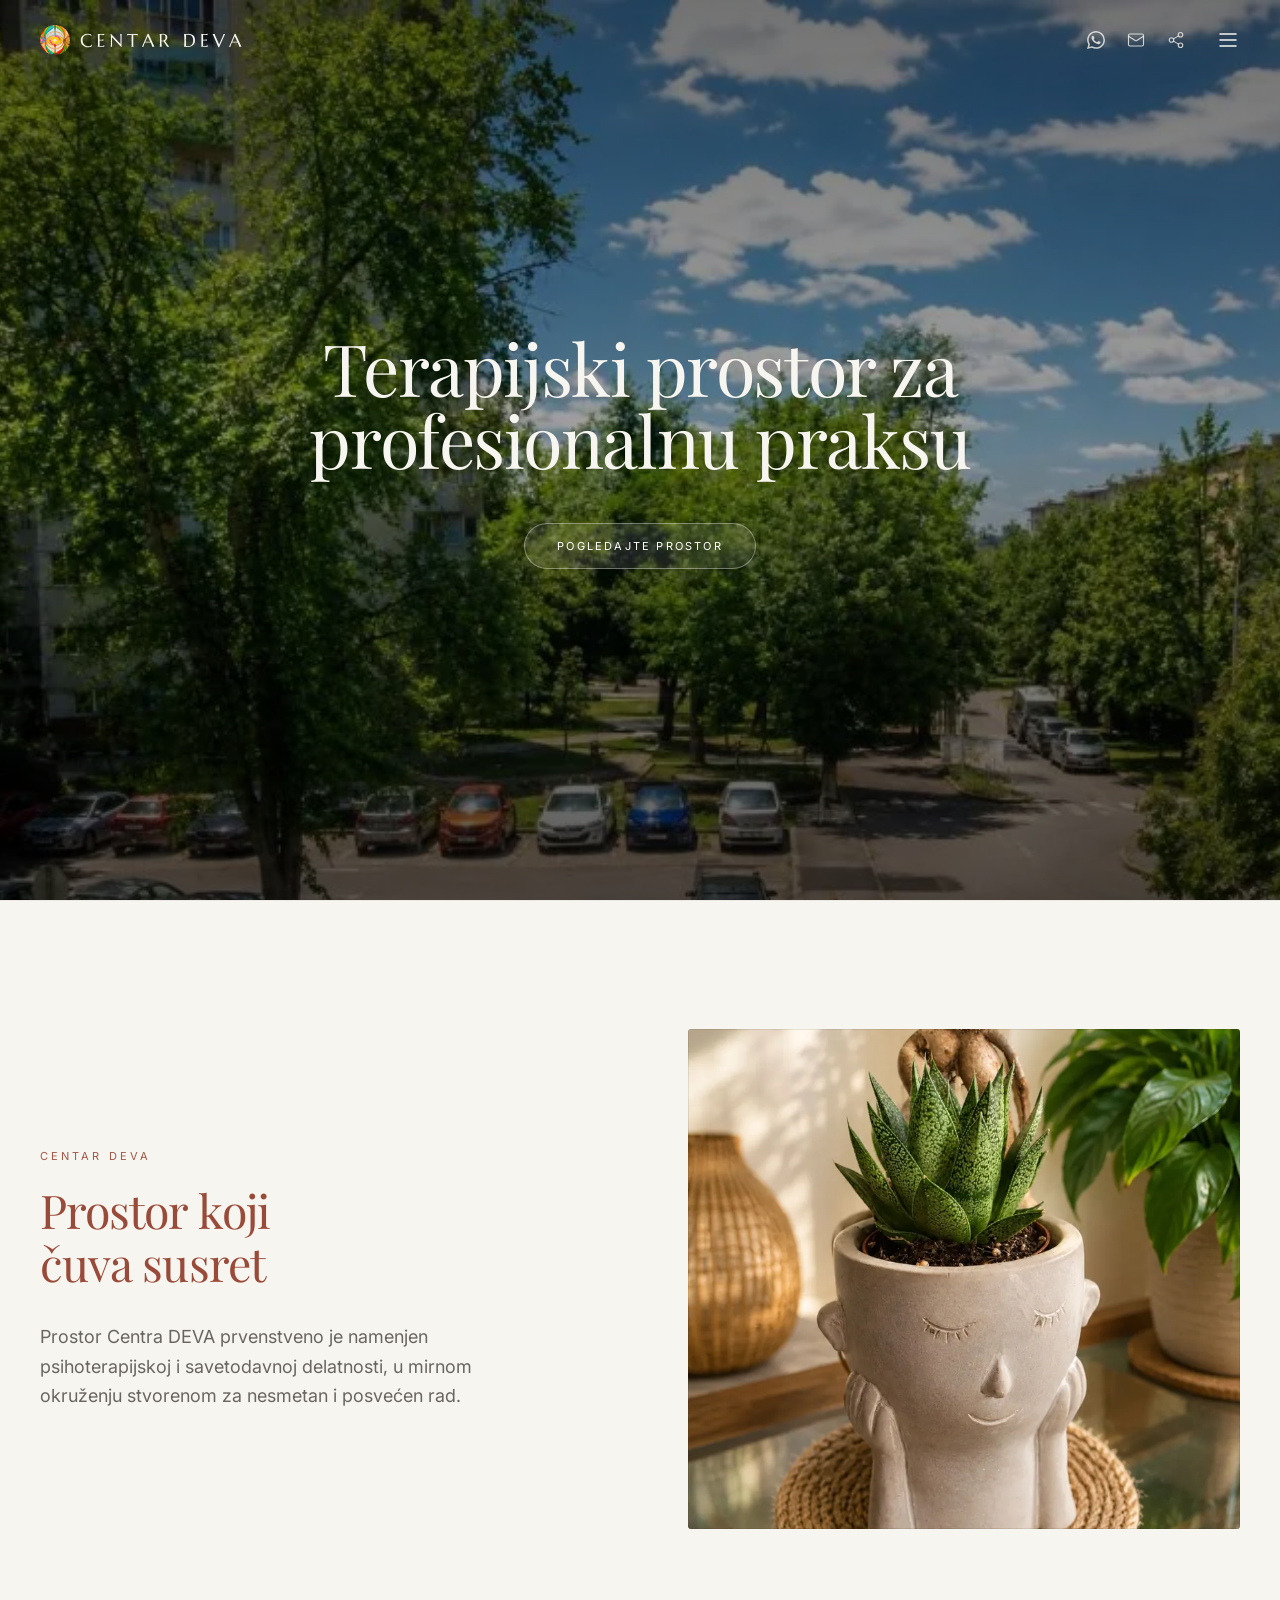
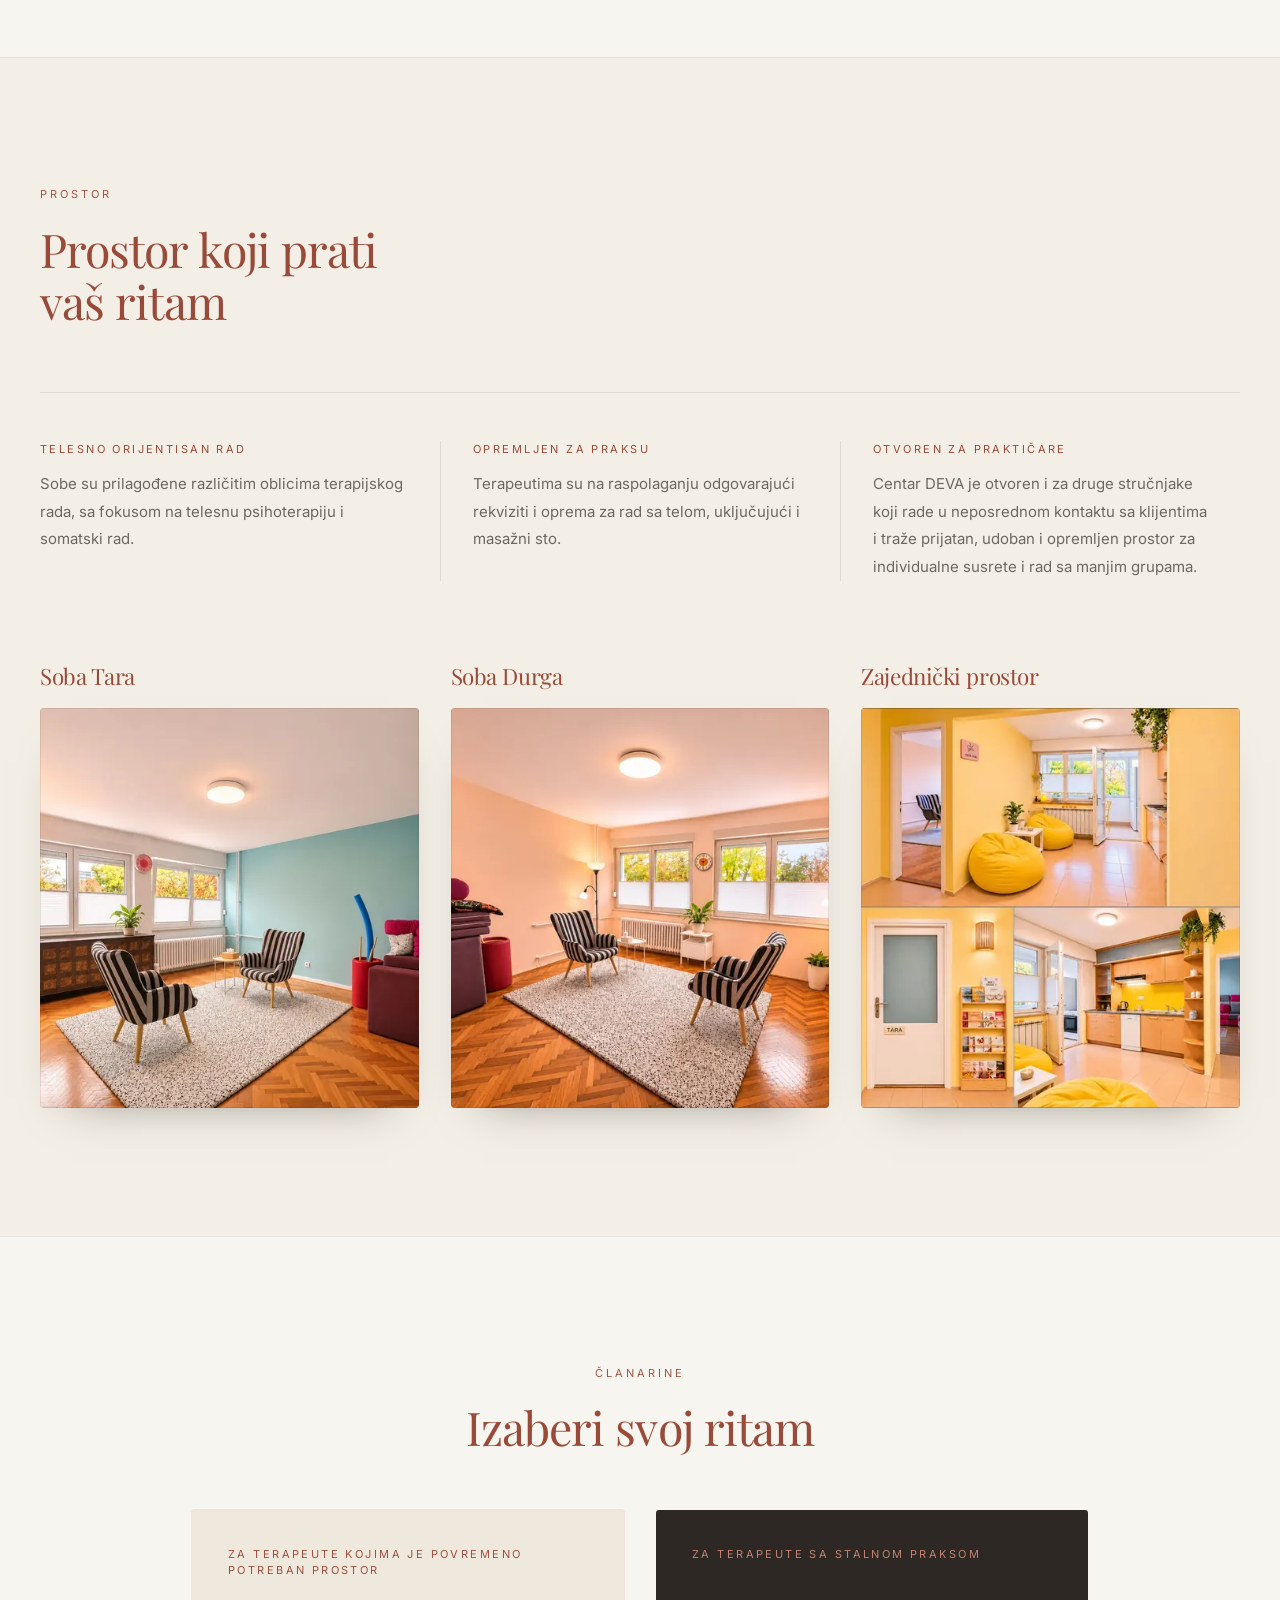
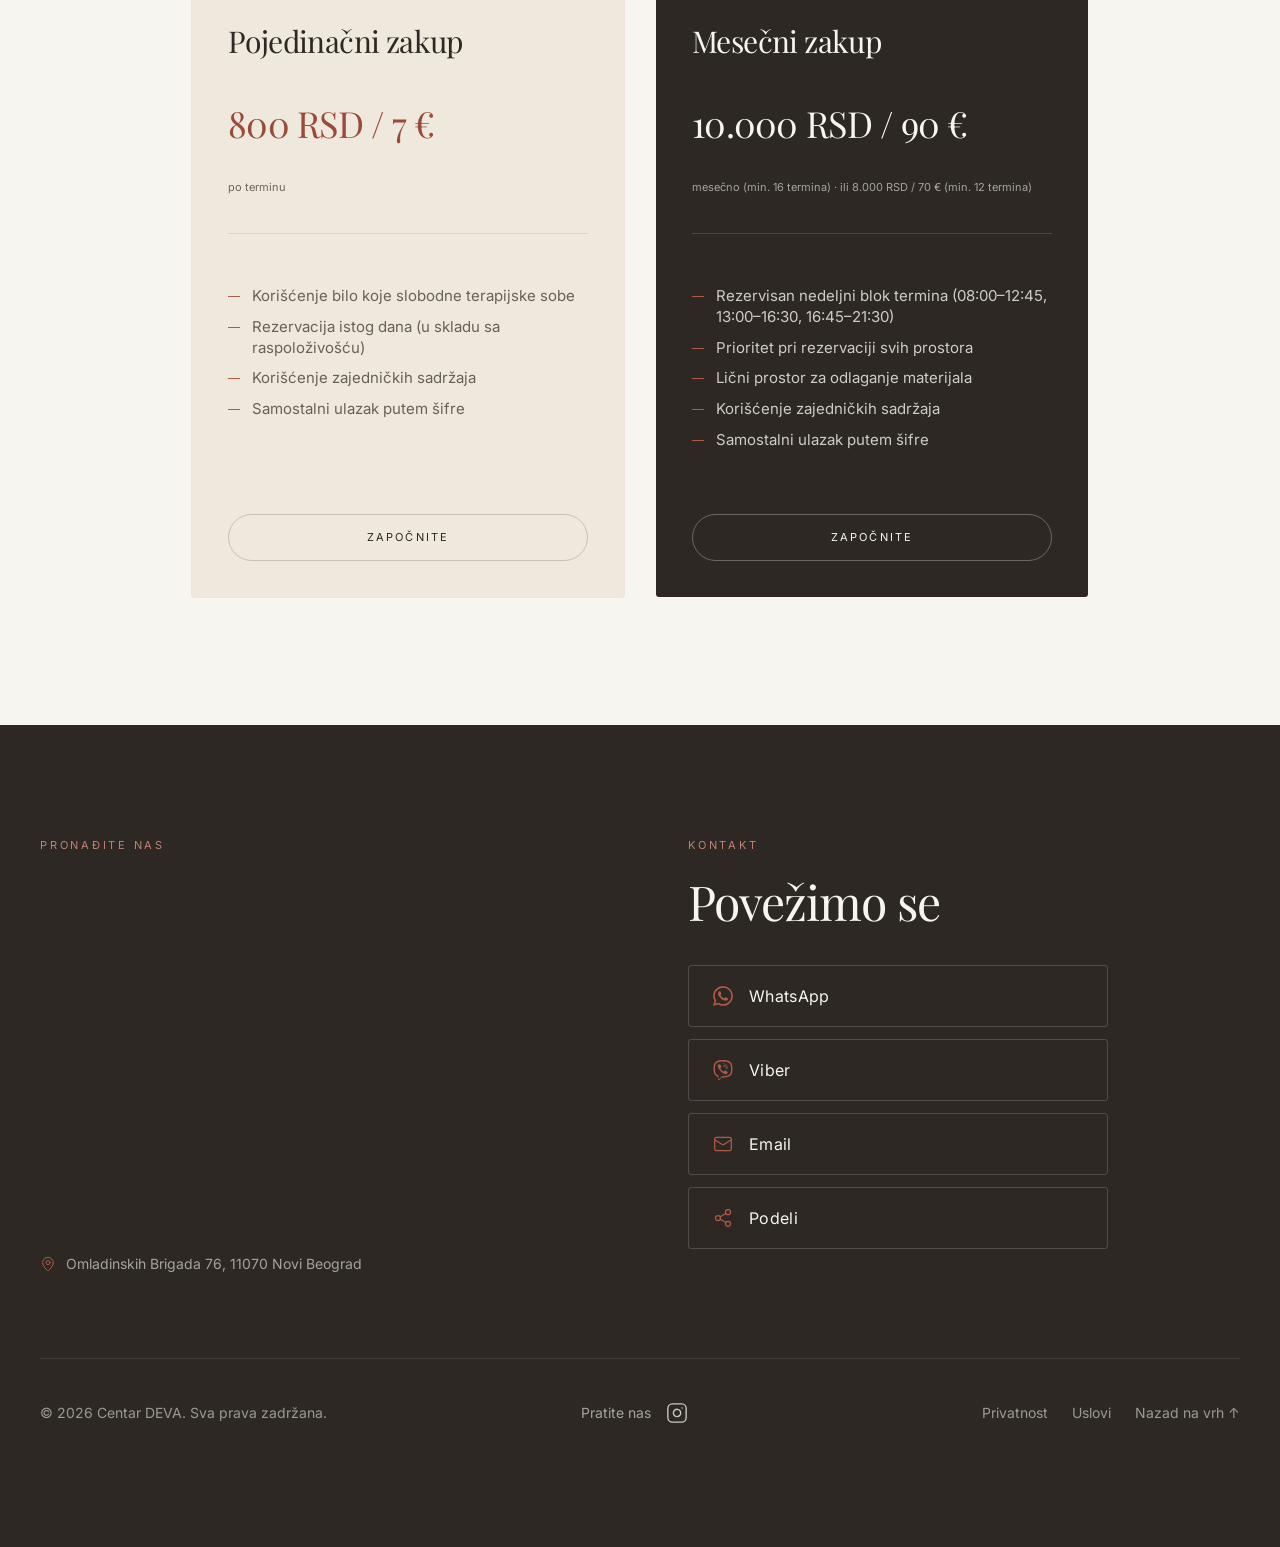
<file: rs/index.html>
<!DOCTYPE html>
<!-- GENERATED by tools/build-website.mjs — edit assets/render.js or assets/i18n.js, then rebuild. -->
<html lang="sr-Latn">
<head>
<meta charset="utf-8">
<meta name="viewport" content="width=device-width, initial-scale=1.0">
<title>Centar DEVA · Terapijski prostor za profesionalnu praksu</title>
<meta name="description" content="Centar DEVA pruža namenske terapijske i savetodavne prostorije za praktičare, psihoterapeute i male terapijske grupe u Novom Beogradu.">
<link rel="canonical" href="https://centardeva.com/rs/">
<link rel="alternate" hreflang="sr" href="https://centardeva.com/rs/">
<link rel="alternate" hreflang="en" href="https://centardeva.com/en/">
<link rel="alternate" hreflang="x-default" href="https://centardeva.com/rs/">
<meta property="og:title" content="Centar DEVA · Terapijski prostor za profesionalnu praksu">
<meta property="og:description" content="Centar DEVA pruža namenske terapijske i savetodavne prostorije za praktičare, psihoterapeute i male terapijske grupe u Novom Beogradu.">
<meta property="og:url" content="https://centardeva.com/rs/">
<meta property="og:image" content="https://centardeva.com/assets/img/share.jpg">
<meta property="og:image:width" content="1200">
<meta property="og:image:height" content="630">
<meta property="og:image:type" content="image/jpeg">
<meta property="og:image:alt" content="Centar DEVA, terapijski prostori u Novom Beogradu">
<meta property="og:type" content="website">
<meta property="og:site_name" content="Centar DEVA">
<meta property="og:locale" content="sr_RS">
<meta property="og:locale:alternate" content="en_US">
<meta name="twitter:card" content="summary_large_image">
<meta name="twitter:title" content="Centar DEVA · Terapijski prostor za profesionalnu praksu">
<meta name="twitter:description" content="Centar DEVA pruža namenske terapijske i savetodavne prostorije za praktičare, psihoterapeute i male terapijske grupe u Novom Beogradu.">
<meta name="twitter:image" content="https://centardeva.com/assets/img/share.jpg">
<meta name="twitter:image:alt" content="Centar DEVA, terapijski prostori u Novom Beogradu">
<meta name="theme-color" content="#2D2824">
<link rel="icon" href="../favicon.ico?v=4" sizes="16x16 32x32 48x48">
<link rel="icon" type="image/png" sizes="32x32" href="../assets/img/icon-32.png?v=4">
<link rel="apple-touch-icon" sizes="180x180" href="../assets/img/apple-touch-icon.png?v=4">
<link rel="preconnect" href="https://fonts.googleapis.com">
<link rel="preconnect" href="https://fonts.gstatic.com" crossorigin>
<link rel="preload" as="image" href="../assets/img/hero.jpg" imagesrcset="../assets/img/opt/hero-640.webp 640w, ../assets/img/opt/hero-1024.webp 1024w" imagesizes="100vw" fetchpriority="high">
<link rel="preload" as="style" href="https://fonts.googleapis.com/css2?family=Playfair+Display:ital,wght@0,400;0,500;0,600;0,700;1,400;1,500&family=Inter:wght@300;400;500&display=swap" onload="this.onload=null;this.rel='stylesheet'">
<noscript><link rel="stylesheet" href="https://fonts.googleapis.com/css2?family=Playfair+Display:ital,wght@0,400;0,500;0,600;0,700;1,400;1,500&family=Inter:wght@300;400;500&display=swap"></noscript>
<link rel="stylesheet" href="../assets/app.css">
<style>[hidden]{display:none!important}@media (max-width:639px){.deva-hero-line{white-space:nowrap}h1:has(>.deva-hero-line){font-size:min(2.25rem,7vw)}}.deva-page-top{padding-top:64px}.deva-contact{display:flex;flex-direction:column;gap:12px;max-width:420px}.deva-contact-btn{display:flex;align-items:center;gap:16px;padding:18px 24px;border:1px solid rgba(247,245,240,.18);border-radius:3px;font-family:inherit;font-size:16px;letter-spacing:.02em;color:#F7F5F0;text-decoration:none;transition:background-color .5s,border-color .5s,color .5s}.deva-contact-btn .deva-contact-icon{color:#B05A47;flex-shrink:0;transition:color .5s}.deva-contact-btn:hover,.deva-contact-btn:focus-visible{background:#B05A47;border-color:#B05A47}.deva-contact-btn:hover .deva-contact-icon,.deva-contact-btn:focus-visible .deva-contact-icon{color:#F7F5F0}.deva-address{display:inline-flex;align-items:center;gap:10px;margin-top:16px;font-size:14px;color:rgba(247,245,240,.6);text-decoration:none;transition:color .5s}.deva-address .deva-contact-icon{color:#B05A47}.deva-address:hover{color:#F7F5F0}.deva-social{display:flex;align-items:center;justify-content:center;gap:4px;text-align:center}.deva-social-label{font-size:14px;color:rgba(247,245,240,.6)}.deva-social-link{display:inline-flex;align-items:center;justify-content:center;min-width:44px;min-height:44px;color:rgba(247,245,240,.78);text-decoration:none;transition:color .5s}.deva-social-link:hover{color:#F7F5F0}.deva-footer-bar>*{max-width:100%}.deva-footer-links{flex-wrap:wrap;justify-content:center}@media(min-width:640px){.deva-footer-bar{display:grid;grid-template-columns:1fr auto 1fr}.deva-footer-copy{justify-self:start}.deva-footer-links{justify-self:end;grid-column:3}}.deva-skip{position:absolute;left:16px;top:-60px;z-index:300;padding:10px 16px;background:#2D2824;color:#F7F5F0;border-radius:3px;font-size:14px;text-decoration:none;transition:top .2s}.deva-skip:focus{top:16px}main:focus{outline:none}.deva-map{width:100%;height:100%;display:flex;flex-direction:column;align-items:center;justify-content:center;gap:10px;border:0;cursor:pointer;color:#F7F5F0;font:inherit;background:radial-gradient(circle at 50% 45%,rgba(176,90,71,.18),transparent 60%),repeating-linear-gradient(45deg,rgba(247,245,240,.035) 0 1px,transparent 1px 28px),repeating-linear-gradient(-45deg,rgba(247,245,240,.035) 0 1px,transparent 1px 28px),#36302B;transition:background-color .5s}.deva-map:hover,.deva-map:focus-visible{background-color:#3F3833}.deva-map-show{font-size:16px;letter-spacing:.02em}.deva-map-note{font-size:12px;color:rgba(247,245,240,.6)}.text-\[\#9A4A38\]\/80{color:rgba(154,74,56,.92)}.text-\[\#2D2824\]\/60{color:rgba(45,40,36,.68)}.text-\[\#2D2824\]\/55{color:rgba(45,40,36,.68)}.bg-\[\#EFE8DC\] .text-\[\#B05A47\]{color:#9E5140}.bg-\[\#2D2824\] .text-\[\#B05A47\],footer .text-\[\#B05A47\]{color:#C38273}.text-\[\#F7F5F0\]\/40{color:rgba(247,245,240,.55)}.deva-brand{display:inline-flex;align-items:center;gap:10px;flex-shrink:0}.deva-logo{width:30px;height:30px;flex-shrink:0}.deva-name{display:block;height:13px;width:auto;fill:currentColor;overflow:visible}.deva-c-hero{fill:currentColor}.deva-c-bar{fill:#9A4A38}@media (max-width:639px){.deva-brand{gap:8px}.deva-logo{width:26px;height:26px}.deva-name{height:clamp(9.5px,calc((100vw - 256px) / 12.4),11.5px)}}.deva-nav-right{gap:6px}.deva-nav-icons{display:flex;align-items:center;gap:0;margin:0;padding:0;list-style:none}.deva-nav-icon{display:inline-flex;align-items:center;justify-content:center;width:36px;height:36px;border-radius:50%;background:transparent;border:0;padding:0;cursor:pointer}.deva-burger{width:40px;height:40px;margin-right:-8px}@media (min-width:640px){.deva-nav-right{gap:14px}.deva-nav-icons{gap:4px}}button.deva-contact-btn{width:100%;background:transparent;cursor:pointer;text-align:left}.deva-sr{position:absolute;width:1px;height:1px;overflow:hidden;clip:rect(0 0 0 0);white-space:nowrap}.deva-toast{position:fixed;left:50%;bottom:24px;transform:translate(-50%,16px);z-index:400;padding:12px 20px;border-radius:999px;background:#2D2824;color:#F7F5F0;font-size:14px;opacity:0;pointer-events:none;transition:opacity .3s,transform .3s}.deva-toast.is-on{opacity:1;transform:translate(-50%,0)}@media (max-width:639px){.deva-nav-icon{width:32px}.deva-burger{width:36px;margin-right:-6px}.deva-nav-right{gap:2px}}@media (max-width:379px){.deva-brand{gap:7px}.deva-logo{width:24px;height:24px}.deva-name{height:clamp(8px,calc((100vw - 238px) / 12.4),9.5px)}.deva-nav-icon{width:29px}.deva-burger{width:34px}}@media (max-width:339px){.deva-brand{gap:6px}.deva-logo{width:22px;height:22px}.deva-name{height:clamp(7.5px,calc((100vw - 226px) / 12.4),8px)}.deva-nav-icon{width:27px}.deva-burger{width:32px}}.deva-langs{position:absolute;bottom:48px;left:0;right:0;display:flex;align-items:center;justify-content:center;gap:14px;font-size:13px;letter-spacing:.2em;text-transform:uppercase}.deva-lang{color:rgba(45,40,36,.72);text-decoration:none;padding:10px 4px;transition:color .5s}a.deva-lang:hover{color:#9A4A38}.deva-lang-current{color:#2D2824;text-decoration:underline;text-underline-offset:6px;text-decoration-color:#B05A47}.deva-lang-sep{color:rgba(45,40,36,.4)}[data-nav] a:focus-visible,[data-nav] button:focus-visible,[data-menu] a:focus-visible,[data-menu] button:focus-visible,.deva-dots button:focus-visible,.deva-contact-btn:focus-visible,.deva-map:focus-visible,footer a:focus-visible,footer button:focus-visible{outline:2px solid currentColor;outline-offset:3px;border-radius:3px}.deva-room-text,.deva-dots{display:none}@media (max-width:639px){[data-room]{touch-action:pan-y}.deva-room-text{display:flex;flex-direction:column;justify-content:center;position:absolute;inset:0;padding:26px 26px 40px;background:#EDE5D8;color:#2D2824;transform:translateX(100%);overflow-y:auto}.deva-room-desc{font-size:15px;line-height:1.75;color:rgba(45,40,36,.82);margin:0}.deva-room-list{list-style:none;margin:0;padding:0;display:grid;gap:10px}.deva-room-list li{display:flex;align-items:center;gap:12px;font-size:15px;color:rgba(45,40,36,.82)}.deva-room-dash{width:12px;height:1px;background:#B05A47;flex-shrink:0}.deva-dots{display:flex;gap:0;position:absolute;left:50%;bottom:2px;transform:translateX(-50%);z-index:2}.deva-dots button{width:24px;height:24px;padding:0;border:0;background:transparent;cursor:pointer;display:flex;align-items:center;justify-content:center}.deva-dots button::before{content:'';width:8px;height:8px;border-radius:50%;border:1px solid rgba(247,245,240,.9);box-shadow:0 0 0 1px rgba(45,40,36,.25)}.deva-dots button[aria-pressed=true]::before{background:#F7F5F0}[data-room][data-slide='1'] .deva-dots button::before{border-color:#9A4A38;box-shadow:none}[data-room][data-slide='1'] .deva-dots button[aria-pressed=true]::before{background:#9A4A38}}@media (prefers-reduced-motion:reduce){*{scroll-behavior:auto!important;transition-duration:0s!important;animation-duration:0s!important}}</style>
<script type="application/ld+json">{"@context":"https://schema.org","@graph":[{"@type":"WebSite","@id":"https://centardeva.com/#website","url":"https://centardeva.com/","name":"Centar DEVA","inLanguage":["sr-Latn","en"],"publisher":{"@id":"https://centardeva.com/#business"}},{"@type":"WebPage","@id":"https://centardeva.com/rs/#page","url":"https://centardeva.com/rs/","name":"Centar DEVA · Terapijski prostor za profesionalnu praksu","description":"Centar DEVA pruža namenske terapijske i savetodavne prostorije za praktičare, psihoterapeute i male terapijske grupe u Novom Beogradu.","inLanguage":"sr-Latn","isPartOf":{"@id":"https://centardeva.com/#website"},"about":{"@id":"https://centardeva.com/#business"},"primaryImageOfPage":"https://centardeva.com/assets/img/share.jpg"},{"@type":"LocalBusiness","@id":"https://centardeva.com/#business","name":"Centar DEVA","url":"https://centardeva.com/","logo":"https://centardeva.com/assets/img/logo-header.png","image":["https://centardeva.com/assets/img/share.jpg","https://centardeva.com/assets/img/space-1.jpg","https://centardeva.com/assets/img/space-2.jpg","https://centardeva.com/assets/img/space-3.jpg"],"description":"Centar DEVA pruža namenske terapijske i savetodavne prostorije za praktičare, psihoterapeute i male terapijske grupe u Novom Beogradu.","address":{"@type":"PostalAddress","streetAddress":"Omladinskih Brigada 76","postalCode":"11070","addressLocality":"Novi Beograd","addressRegion":"Beograd","addressCountry":"RS"},"telephone":"+381641403475","email":"devacentar@gmail.com","hasMap":"https://maps.google.com/?q=Omladinskih+Brigada+76+11070+Novi+Beograd","priceRange":"800 RSD / 7 € – 10.000 RSD / 90 €","currenciesAccepted":"RSD, EUR","knowsLanguage":["sr","en"],"areaServed":{"@type":"City","name":"Beograd"}}]}</script>
</head>
<body>
<div id="root"><div class="bg-[#F7F5F0] min-h-screen"><a href="#main" class="deva-skip">Preskoči na sadržaj</a><nav data-nav aria-label="Glavna navigacija" class="fixed top-0 left-0 right-0 z-50 transition-all duration-700 ease-out bg-transparent"><div class="max-w-[1400px] mx-auto flex items-center justify-between px-6 md:px-10 py-5 opacity-100"><a href="../rs/" data-tone-top="text-[#F7F5F0]" data-tone-scrolled="text-[#2D2824]" class="deva-brand font-display text-lg tracking-[0.06em] transition-colors duration-500 text-[#F7F5F0]"><img src="../assets/img/logo-header.png" width="30" height="30" alt="" class="deva-logo"><svg class="deva-name" viewBox="0 0 881 71" aria-hidden="true" focusable="false"><path data-tone-top="deva-c-hero" data-tone-scrolled="deva-c-bar" class="deva-c-hero" d="M64 11 63 11Q59 7 54 5Q49 3 42 3Q36 3 31 5Q26 7 22 11Q19 14 16 20Q14 25 14 32Q14 39 16 46Q18 52 22 57Q26 62 32 64Q38 67 45 67Q48 67 51 67Q54 66 56 65Q59 64 61 62Q63 60 65 58L66 59L62 69Q58 70 54 71Q49 72 45 72Q36 72 28 69Q21 66 15 62Q10 57 7 50Q4 43 4 35Q4 30 5 26Q6 21 9 17Q11 13 14 10Q18 7 22 4Q26 2 32 0Q37 -1 43 -1Q52 -1 60 2Z M97 0Q103 0 109 0Q115 0 120 0Q125 0 128 0Q132 -1 133 -1L131 6Q129 5 127 5Q125 5 123 4Q120 4 116 4Q115 4 114 4Q112 4 111 4Q109 4 107 5V31Q112 31 116 31Q120 31 123 30Q126 30 129 30L127 37Q124 36 120 36Q117 36 114 35Q110 35 107 35V66Q113 66 118 65Q122 65 126 64Q130 63 134 62L132 70Q132 70 130 70Q129 70 128 70Q126 70 125 70Q123 70 122 70Q120 70 119 70Q118 70 118 70H97V70Q97 69 97 67Q97 66 98 64Q98 61 98 58Q98 55 98 51V19Q98 15 98 12Q98 9 98 7Q97 4 97 3Q97 1 97 0V0Z M170 0 221 54V19Q221 15 221 12Q221 9 220 7Q220 4 220 3Q220 1 219 0V0H228V0Q228 1 227 3Q227 4 227 7Q227 9 227 12Q227 15 227 19V71H225L175 18V51Q175 55 175 58Q175 61 175 64Q175 66 175 67Q176 69 176 70V70H167V70Q168 69 168 67Q168 66 168 64Q169 61 169 58Q169 55 169 51V19Q169 15 169 12Q169 9 168 7Q168 4 168 3Q168 1 167 0V0Z M282 4Q276 4 272 5Q267 5 264 6Q260 7 257 8L258 0Q259 0 260 0Q261 0 262 0Q264 0 265 0Q267 0 268 0Q270 0 271 0Q272 0 272 0H300Q301 0 302 0Q303 0 304 0Q306 0 307 0Q309 0 311 0Q312 0 313 0Q314 0 315 0L316 8Q313 7 309 6Q306 5 301 5Q297 4 291 4V51Q291 55 291 58Q291 61 291 64Q291 66 292 67Q292 69 292 70V70H281V70Q281 69 281 67Q281 66 282 64Q282 61 282 58Q282 55 282 51Z M394 70V70Q394 70 394 69Q394 69 394 68Q394 67 393 65Q393 63 392 60L386 47Q383 47 379 47Q374 47 369 47Q365 47 361 47Q358 47 355 47L349 60Q349 62 348 64Q347 66 347 68Q347 69 347 69Q347 70 347 70V70H337V70Q338 69 340 67Q341 64 342 61L370 -1H374L401 58Q402 60 403 62Q404 64 405 66Q405 67 406 68Q407 70 407 70V70ZM362 43Q365 43 368 43Q371 43 374 43Q377 43 379 43Q382 43 384 43L370 12L357 43Z M445 51Q445 55 446 58Q446 61 446 64Q446 66 446 67Q447 69 447 70V70H435V70Q435 69 436 67Q436 66 436 64Q436 61 436 58Q437 55 437 51V19Q437 15 436 12Q436 9 436 7Q436 4 436 3Q435 1 435 0V0L437 0Q438 0 439 0Q440 0 442 0Q443 0 447 0Q450 -1 455 -1Q460 -1 464 1Q468 2 471 4Q474 7 475 10Q477 14 477 18Q477 22 476 25Q475 28 473 30Q472 33 469 35Q467 37 464 38L481 62Q483 64 484 65Q485 66 486 67Q487 68 488 69Q489 69 490 70V70H476Q475 69 475 68Q474 66 473 65L456 40Q454 40 453 40Q452 40 451 40Q450 40 448 40Q447 40 445 40ZM445 36Q447 36 448 37Q449 37 451 37Q454 37 457 36Q460 34 463 32Q465 30 466 27Q467 23 467 19Q467 15 466 12Q465 9 464 7Q462 5 460 4Q457 3 454 3Q450 3 448 3Q446 3 445 4Z"/><path d="M579 4Q579 10 579 15Q579 17 579 19Q579 22 579 24Q579 26 578 28Q578 30 578 32Q578 35 579 40Q579 44 579 49Q579 54 579 58Q579 63 579 66Q580 66 581 66Q582 66 583 66Q585 66 586 66Q587 67 588 67Q591 67 595 66Q599 66 602 64Q605 63 608 61Q611 59 613 55Q616 52 617 47Q618 42 618 35Q618 27 616 22Q615 16 611 12Q608 8 602 6Q597 4 591 4Q589 4 588 4Q586 4 584 4Q583 4 581 4Q580 4 579 4ZM568 0Q569 0 570 0Q571 0 572 0Q573 0 573 0Q574 0 576 0Q579 0 581 0Q584 0 587 0Q590 -1 593 -1Q600 -1 606 1Q613 3 618 7Q622 11 625 17Q628 24 628 33Q628 40 627 46Q625 51 622 55Q620 59 616 62Q612 65 608 67Q603 69 598 70Q593 71 587 71Q586 71 583 71Q580 71 577 70Q574 70 572 70Q570 70 568 70V70Q568 69 569 67Q569 66 569 64Q569 61 569 58Q570 55 570 51V19Q570 15 569 12Q569 9 569 6Q569 4 569 3Q568 1 568 0Z M662 0Q668 0 674 0Q680 0 685 0Q690 0 693 0Q697 -1 698 -1L696 6Q694 5 692 5Q690 5 687 4Q685 4 681 4Q680 4 679 4Q677 4 675 4Q674 4 672 5V31Q677 31 681 31Q685 31 688 30Q691 30 694 30L692 37Q689 36 685 36Q682 36 679 35Q675 35 672 35V66Q678 66 682 65Q687 65 691 64Q695 63 699 62L697 70Q697 70 695 70Q694 70 693 70Q691 70 690 70Q688 70 687 70Q685 70 684 70Q683 70 683 70H662V70Q662 69 662 67Q662 66 663 64Q663 61 663 58Q663 55 663 51V19Q663 15 663 12Q663 9 663 7Q662 4 662 3Q662 1 662 0V0Z M737 0V0Q737 0 737 1Q737 1 737 2Q737 3 737 5Q738 7 739 10L760 58L781 10Q782 8 783 6Q784 4 784 2Q784 1 784 1Q783 0 783 0V0H793V0Q792 1 791 4Q790 6 788 9L760 72H756L730 12Q729 10 728 8Q727 6 726 4Q725 3 725 2Q724 0 724 0V0Z M869 70V70Q869 70 869 69Q869 69 869 68Q869 67 869 65Q868 63 867 60L861 47Q858 47 854 47Q849 47 844 47Q840 47 837 47Q833 47 830 47L824 60Q824 62 823 64Q822 66 822 68Q822 69 822 69Q822 70 822 70V70H812V70Q813 69 815 67Q816 64 818 61L845 -1H849L876 58Q877 60 878 62Q879 64 880 66Q881 67 881 68Q882 70 882 70V70ZM837 43Q840 43 843 43Q846 43 849 43Q852 43 854 43Q857 43 859 43L845 12L832 43Z"/></svg><span class="deva-sr">Centar DEVA</span></a><div class="flex items-center deva-nav-right"><ul class="deva-nav-icons"><li><a href="https://wa.me/381641403475" target="_blank" rel="noopener noreferrer" aria-label="WhatsApp: +381 64 140 3475 (otvara se u novoj kartici)" title="WhatsApp: +381 64 140 3475 (otvara se u novoj kartici)" data-tone-top="text-[#F7F5F0]/80" data-tone-scrolled="text-[#2D2824]/70" class="deva-nav-icon transition-colors duration-500 hover:text-[#B05A47] text-[#F7F5F0]/80"><svg xmlns="http://www.w3.org/2000/svg" width="18" height="18" viewBox="0 0 24 24" fill="currentColor" aria-hidden="true" focusable="false" class="brand-whatsapp"><path d="M17.472 14.382c-.297-.149-1.758-.867-2.03-.967-.273-.099-.471-.148-.67.15-.197.297-.767.966-.94 1.164-.173.199-.347.223-.644.075-.297-.15-1.255-.463-2.39-1.475-.883-.788-1.48-1.761-1.653-2.059-.173-.297-.018-.458.13-.606.134-.133.298-.347.446-.52.149-.174.198-.298.298-.497.099-.198.05-.371-.025-.52-.075-.149-.669-1.612-.916-2.207-.242-.579-.487-.5-.669-.51-.173-.008-.371-.01-.57-.01-.198 0-.52.074-.792.372-.272.297-1.04 1.016-1.04 2.479 0 1.462 1.065 2.875 1.213 3.074.149.198 2.096 3.2 5.077 4.487.709.306 1.262.489 1.694.625.712.227 1.36.195 1.871.118.571-.085 1.758-.719 2.006-1.413.248-.694.248-1.289.173-1.413-.074-.124-.272-.198-.57-.347m-5.421 7.403h-.004a9.87 9.87 0 01-5.031-1.378l-.361-.214-3.741.982.998-3.648-.235-.374a9.86 9.86 0 01-1.51-5.26c.001-5.45 4.436-9.884 9.888-9.884 2.64 0 5.122 1.03 6.988 2.898a9.825 9.825 0 012.893 6.994c-.003 5.45-4.437 9.884-9.885 9.884m8.413-18.297A11.815 11.815 0 0012.05 0C5.495 0 .16 5.335.157 11.892c0 2.096.547 4.142 1.588 5.945L.057 24l6.305-1.654a11.882 11.882 0 005.683 1.448h.005c6.554 0 11.89-5.335 11.893-11.893a11.821 11.821 0 00-3.48-8.413Z"></path></svg></a></li><li><a href="mailto:devacentar@gmail.com" aria-label="Email: devacentar@gmail.com" title="Email: devacentar@gmail.com" data-tone-top="text-[#F7F5F0]/80" data-tone-scrolled="text-[#2D2824]/70" class="deva-nav-icon transition-colors duration-500 hover:text-[#B05A47] text-[#F7F5F0]/80"><svg xmlns="http://www.w3.org/2000/svg" width="18" height="18" viewBox="0 0 24 24" fill="none" stroke="currentColor" stroke-width="1.5" stroke-linecap="round" stroke-linejoin="round" aria-hidden="true" focusable="false" class="lucide lucide-mail"><rect width="20" height="16" x="2" y="4" rx="2"></rect><path d="m22 7-8.97 5.7a1.94 1.94 0 0 1-2.06 0L2 7"></path></svg></a></li><li><button type="button" data-share data-copied="Link je kopiran" aria-label="Podelite ovu stranicu" title="Podelite ovu stranicu" data-tone-top="text-[#F7F5F0]/80" data-tone-scrolled="text-[#2D2824]/70" class="deva-nav-icon transition-colors duration-500 hover:text-[#B05A47] text-[#F7F5F0]/80"><svg xmlns="http://www.w3.org/2000/svg" width="18" height="18" viewBox="0 0 24 24" fill="none" stroke="currentColor" stroke-width="1.5" stroke-linecap="round" stroke-linejoin="round" aria-hidden="true" focusable="false" class="lucide lucide-share-2"><circle cx="18" cy="5" r="3"></circle><circle cx="6" cy="12" r="3"></circle><circle cx="18" cy="19" r="3"></circle><line x1="8.59" x2="15.42" y1="13.51" y2="17.49"></line><line x1="15.41" x2="8.59" y1="6.51" y2="10.49"></line></svg></button></li></ul><button type="button" data-menu-open aria-expanded="false" aria-controls="site-menu" aria-haspopup="dialog" aria-label="Meni" data-tone-top="text-[#F7F5F0]" data-tone-scrolled="text-[#2D2824]" class="deva-nav-icon deva-burger transition-colors duration-500 hover:text-[#B05A47] text-[#F7F5F0]"><svg xmlns="http://www.w3.org/2000/svg" width="24" height="24" viewBox="0 0 24 24" fill="none" stroke="currentColor" stroke-width="1.5" stroke-linecap="round" stroke-linejoin="round" aria-hidden="true" focusable="false" class="lucide lucide-menu"><line x1="4" x2="20" y1="12" y2="12"></line><line x1="4" x2="20" y1="6" y2="6"></line><line x1="4" x2="20" y1="18" y2="18"></line></svg></button></div></div></nav><div data-menu id="site-menu" role="dialog" aria-modal="true" aria-label="Meni" hidden class="fixed inset-0 z-[100] bg-[#F7F5F0]/95 backdrop-blur-xl flex flex-col items-center justify-center"><div class="absolute top-6 right-6 md:right-10 flex items-center"><button type="button" data-menu-close aria-label="Zatvori" class="deva-nav-icon text-[#2D2824] hover:text-[#9A4A38] transition-colors"><svg xmlns="http://www.w3.org/2000/svg" width="24" height="24" viewBox="0 0 24 24" fill="none" stroke="currentColor" stroke-width="1.5" stroke-linecap="round" stroke-linejoin="round" aria-hidden="true" focusable="false" class="lucide lucide-x"><path d="M18 6 6 18"></path><path d="m6 6 12 12"></path></svg></button></div><div class="flex flex-col items-center gap-10"><a href="#spaces" data-scroll-to="#spaces" data-menu-item data-delay="0" class="font-display text-4xl md:text-5xl text-[#2D2824] hover:text-[#9A4A38] transition-colors duration-500 tracking-tight">Prostor</a><a href="#membership" data-scroll-to="#membership" data-menu-item data-delay="0.08" class="font-display text-4xl md:text-5xl text-[#2D2824] hover:text-[#9A4A38] transition-colors duration-500 tracking-tight">Članarine</a><a href="#contact" data-scroll-to="#contact" data-menu-item data-delay="0.16" class="font-display text-4xl md:text-5xl text-[#2D2824] hover:text-[#9A4A38] transition-colors duration-500 tracking-tight">Kontakt</a></div><div class="deva-langs" role="group" aria-label="Jezik"><span class="deva-lang deva-lang-current" lang="sr-Latn" aria-current="true">Srpski</span><span class="deva-lang-sep" aria-hidden="true">·</span><a href="../en/" hreflang="en" lang="en" class="deva-lang">English</a></div></div><main id="main" tabindex="-1"><section class="relative h-screen w-full overflow-hidden"><div data-parallax class="absolute inset-0 will-change-transform" style="transform: translateY(0px);"><img src="../assets/img/hero.jpg" srcset="../assets/img/opt/hero-640.webp 640w, ../assets/img/opt/hero-1024.webp 1024w" sizes="100vw" width="1024" height="547" alt="Sunčana ulica u blizini terapijskog prostora" class="w-full h-[120%] object-cover" fetchpriority="high"><div class="absolute inset-0 bg-gradient-to-b from-black/55 via-black/35 to-black/65"></div></div><div class="relative z-10 flex flex-col items-center justify-center h-full px-6 text-center opacity-100"><h1 class="leading-[1.05] max-w-4xl [font-family:'Playfair_Display',_Georgia,_'Times_New_Roman',_serif] font-normal text-[#F7F5F0] text-4xl sm:text-5xl md:text-6xl lg:text-7xl" style="letter-spacing: -0.02em;"><span class="deva-hero-line">Terapijski prostor za</span> <br><span class="deva-hero-line">profesionalnu praksu</span></h1><a href="#spaces" data-scroll-to="#spaces" data-intro="20,1,0.7" class="mt-12 px-8 py-3.5 font-body text-[11px] tracking-[0.2em] uppercase rounded-full bg-white/10 text-white border border-white/35 transition-all duration-500 hover:bg-transparent hover:border-white/60">Pogledajte prostor</a></div></section><section class="border-t border-[#EBE8E3] bg-[#F7F5F0]"><div data-reveal-group="philosophy" data-margin="-100px" class="max-w-[1400px] mx-auto px-6 md:px-10 py-24 md:py-32"><div class="grid grid-cols-1 lg:grid-cols-2 gap-14 lg:gap-24 items-center"><div data-reveal="30,1,0,philosophy"><div class=""><p class="font-body text-[#9A4A38]/80 text-[11px] tracking-[0.28em] uppercase mb-5">Centar DEVA</p><h2 class="font-display text-[#9A4A38] text-3xl md:text-[2.35rem] lg:text-[2.9rem] leading-[1.14]" style="letter-spacing: -0.02em;">Prostor koji <br>čuva susret</h2></div><p class="mt-8 font-body text-[#2D2824]/70 text-lg leading-relaxed max-w-md">Prostor Centra DEVA prvenstveno je namenjen psihoterapijskoj i savetodavnoj delatnosti, u mirnom okruženju stvorenom za nesmetan i posvećen rad.</p></div><div class="relative overflow-hidden rounded-[3px]" data-reveal="30,1,0.2,philosophy"><img src="../assets/img/philosophy.jpg" srcset="../assets/img/opt/philosophy-480.webp 480w, ../assets/img/opt/philosophy-800.webp 800w, ../assets/img/opt/philosophy-1200.webp 1200w" sizes="(min-width: 1024px) 50vw, 100vw" width="1200" height="1600" alt="Topao enterijer terapijskog prostora Centra DEVA" class="w-full h-[340px] md:h-[440px] lg:h-[500px] object-cover" loading="lazy" decoding="async"><div class="absolute inset-0 ring-1 ring-inset ring-[#2D2824]/10 pointer-events-none"></div></div></div></div></section><section id="spaces" class="border-t border-[#E7DFD1] bg-[#F4EFE6]"><div data-reveal-group="spaces" data-margin="-100px" class="max-w-[1400px] mx-auto px-6 md:px-10 py-24 md:py-32"><div data-reveal="26,1,0,spaces"><div class=""><p class="font-body text-[#9A4A38]/80 text-[11px] tracking-[0.28em] uppercase mb-5">Prostor</p><h2 class="font-display text-[#9A4A38] text-3xl md:text-[2.35rem] lg:text-[2.9rem] leading-[1.14]" style="letter-spacing: -0.02em;">Prostor koji prati <br>vaš ritam</h2></div></div><div class="mt-14 md:mt-16 grid grid-cols-1 sm:grid-cols-3 gap-10 md:gap-0 border-t border-[#2D2824]/10 pt-10 md:pt-12" data-reveal="20,1,0.2,spaces"><div class="md:px-8 md:pl-0"><h3 class="font-body text-[11px] tracking-[0.22em] uppercase text-[#9A4A38] mb-3">Telesno orijentisan rad</h3><p class="font-body text-[#2D2824]/60 text-[15px] leading-[1.85] max-w-sm">Sobe su prilagođene različitim oblicima terapijskog rada, sa fokusom na telesnu psihoterapiju i somatski rad.</p></div><div class="md:px-8 md:border-l md:border-[#2D2824]/10"><h3 class="font-body text-[11px] tracking-[0.22em] uppercase text-[#9A4A38] mb-3">Opremljen za praksu</h3><p class="font-body text-[#2D2824]/60 text-[15px] leading-[1.85] max-w-sm">Terapeutima su na raspolaganju odgovarajući rekviziti i oprema za rad sa telom, uključujući i masažni sto.</p></div><div class="md:px-8 md:border-l md:border-[#2D2824]/10"><h3 class="font-body text-[11px] tracking-[0.22em] uppercase text-[#9A4A38] mb-3">Otvoren za praktičare</h3><p class="font-body text-[#2D2824]/60 text-[15px] leading-[1.85] max-w-sm">Centar DEVA je otvoren i za druge stručnjake koji rade u neposrednom kontaktu sa klijentima i traže prijatan, udoban i opremljen prostor za individualne susrete i rad sa manjim grupama.</p></div></div><div class="mt-16 md:mt-20 grid grid-cols-1 sm:grid-cols-2 lg:grid-cols-3 gap-10 md:gap-8"><div class="group" data-reveal="24,1,0.3,spaces"><h3 class="font-display text-[#9A4A38] text-xl md:text-[1.4rem] leading-snug mb-4" style="letter-spacing: -0.02em;">Soba Tara</h3><div class="relative overflow-hidden rounded-[4px] bg-[#EDE5D8] shadow-[0_22px_45px_-32px_rgba(45,40,36,0.55)]"><img src="../assets/img/space-1.jpg" srcset="../assets/img/opt/space-1-480.webp 480w, ../assets/img/opt/space-1-800.webp 800w, ../assets/img/opt/space-1-1095.webp 1095w" sizes="(min-width: 1024px) 33vw, (min-width: 640px) 50vw, 100vw" width="1095" height="1436" alt="Soba Tara" class="w-full h-[280px] md:h-[340px] lg:h-[400px] object-cover transition-transform duration-1000 ease-out group-hover:scale-[1.04]" loading="lazy" decoding="async"><div class="absolute inset-0 ring-1 ring-inset ring-[#2D2824]/10 pointer-events-none"></div></div></div><div class="group" data-reveal="24,1,0.42,spaces"><h3 class="font-display text-[#9A4A38] text-xl md:text-[1.4rem] leading-snug mb-4" style="letter-spacing: -0.02em;">Soba Durga</h3><div class="relative overflow-hidden rounded-[4px] bg-[#EDE5D8] shadow-[0_22px_45px_-32px_rgba(45,40,36,0.55)]"><img src="../assets/img/space-2.jpg" srcset="../assets/img/opt/space-2-480.webp 480w, ../assets/img/opt/space-2-800.webp 800w, ../assets/img/opt/space-2-1095.webp 1095w" sizes="(min-width: 1024px) 33vw, (min-width: 640px) 50vw, 100vw" width="1095" height="1437" alt="Soba Durga" class="w-full h-[280px] md:h-[340px] lg:h-[400px] object-cover transition-transform duration-1000 ease-out group-hover:scale-[1.04]" loading="lazy" decoding="async"><div class="absolute inset-0 ring-1 ring-inset ring-[#2D2824]/10 pointer-events-none"></div></div></div><div class="group" data-reveal="24,1,0.54,spaces"><h3 class="font-display text-[#9A4A38] text-xl md:text-[1.4rem] leading-snug mb-4" style="letter-spacing: -0.02em;">Zajednički prostor</h3><div class="relative overflow-hidden rounded-[4px] bg-[#EDE5D8] shadow-[0_22px_45px_-32px_rgba(45,40,36,0.55)]"><img src="../assets/img/space-3.jpg" srcset="../assets/img/opt/space-3-480.webp 480w, ../assets/img/opt/space-3-800.webp 800w, ../assets/img/opt/space-3-1254.webp 1254w" sizes="(min-width: 1024px) 33vw, (min-width: 640px) 50vw, 100vw" width="1254" height="1254" alt="Zajednički prostor" class="w-full h-[280px] md:h-[340px] lg:h-[400px] object-cover transition-transform duration-1000 ease-out group-hover:scale-[1.04]" loading="lazy" decoding="async"><div class="absolute inset-0 ring-1 ring-inset ring-[#2D2824]/10 pointer-events-none"></div></div></div></div></div></section><section id="membership" class="border-t border-[#EBE8E3] bg-[#F7F5F0]"><div data-reveal-group="membership" data-margin="-100px" class="max-w-[1400px] mx-auto px-6 md:px-10 py-24 md:py-32"><div class="mb-12 md:mb-14" data-reveal="30,1,0,membership"><div class="text-center"><p class="font-body text-[#9A4A38]/80 text-[11px] tracking-[0.28em] uppercase mb-5">Članarine</p><h2 class="font-display text-[#9A4A38] text-3xl md:text-[2.35rem] lg:text-[2.9rem] leading-[1.14]" style="letter-spacing: -0.02em;">Izaberi svoj ritam</h2></div></div><div class="grid grid-cols-1 md:grid-cols-2 gap-6 lg:gap-8 max-w-4xl mx-auto md:grid-rows-[auto_auto_auto_auto_auto_1fr_auto]"><div class="rounded-[3px] p-7 md:p-9 flex flex-col md:grid md:grid-rows-subgrid md:row-span-7 bg-[#EFE8DC] ring-1 ring-[#9A4A38]/10" data-reveal="30,0.9,0,membership"><p class="font-body text-[11px] tracking-[0.22em] uppercase mb-3 text-[#B05A47]">Za terapeute kojima je povremeno potreban prostor</p><h3 class="font-display text-2xl md:text-3xl leading-tight" style="letter-spacing: -0.02em;">Pojedinačni zakup</h3><div class="mt-3 font-display text-3xl md:text-4xl leading-none text-[#9A4A38]" style="letter-spacing: -0.02em;">800 RSD / 7 €</div><div class="font-body text-[11px] mt-1 leading-[1.5] text-[#2D2824]/55">po terminu</div><div class="w-full border-t mt-1.5 border-[#2D2824]/10"></div><ul class="space-y-2.5 mt-5"><li class="flex items-start gap-3"><span class="mt-2.5 w-3 h-px flex-shrink-0 bg-[#B05A47]"></span><span class="font-body text-[15px] leading-snug text-[#2D2824]/70">Korišćenje bilo koje slobodne terapijske sobe</span></li><li class="flex items-start gap-3"><span class="mt-2.5 w-3 h-px flex-shrink-0 bg-[#B05A47]"></span><span class="font-body text-[15px] leading-snug text-[#2D2824]/70">Rezervacija istog dana (u skladu sa raspoloživošću)</span></li><li class="flex items-start gap-3"><span class="mt-2.5 w-3 h-px flex-shrink-0 bg-[#B05A47]"></span><span class="font-body text-[15px] leading-snug text-[#2D2824]/70">Korišćenje zajedničkih sadržaja</span></li><li class="flex items-start gap-3"><span class="mt-2.5 w-3 h-px flex-shrink-0 bg-[#B05A47]"></span><span class="font-body text-[15px] leading-snug text-[#2D2824]/70">Samostalni ulazak putem šifre</span></li></ul><a href="#contact" data-scroll-to="#contact" class="mt-8 w-full py-3.5 rounded-full font-body text-[11px] tracking-[0.2em] uppercase text-center transition-colors duration-500 block border border-[#2D2824]/20 text-[#2D2824] hover:bg-[#2D2824] hover:text-[#F7F5F0] hover:border-[#2D2824]">Započnite</a></div><div class="rounded-[3px] p-7 md:p-9 flex flex-col md:grid md:grid-rows-subgrid md:row-span-7 bg-[#2D2824] text-[#F7F5F0]" data-reveal="30,0.9,0.15,membership"><p class="font-body text-[11px] tracking-[0.22em] uppercase mb-3 text-[#B05A47]">Za terapeute sa stalnom praksom</p><h3 class="font-display text-2xl md:text-3xl leading-tight" style="letter-spacing: -0.02em;">Mesečni zakup</h3><div class="mt-3 font-display text-3xl md:text-4xl leading-none text-[#F7F5F0]" style="letter-spacing: -0.02em;">10.000 RSD / 90 €</div><div class="font-body text-[11px] mt-1 leading-[1.5] text-[#F7F5F0]/60">mesečno (min. 16 termina) · ili 8.000 RSD / 70 € (min. 12 termina)</div><div class="w-full border-t mt-1.5 border-[#F7F5F0]/15"></div><ul class="space-y-2.5 mt-5"><li class="flex items-start gap-3"><span class="mt-2.5 w-3 h-px flex-shrink-0 bg-[#B05A47]"></span><span class="font-body text-[15px] leading-snug text-[#F7F5F0]/80">Rezervisan nedeljni blok termina (08:00–12:45, 13:00–16:30, 16:45–21:30)</span></li><li class="flex items-start gap-3"><span class="mt-2.5 w-3 h-px flex-shrink-0 bg-[#B05A47]"></span><span class="font-body text-[15px] leading-snug text-[#F7F5F0]/80">Prioritet pri rezervaciji svih prostora</span></li><li class="flex items-start gap-3"><span class="mt-2.5 w-3 h-px flex-shrink-0 bg-[#B05A47]"></span><span class="font-body text-[15px] leading-snug text-[#F7F5F0]/80">Lični prostor za odlaganje materijala</span></li><li class="flex items-start gap-3"><span class="mt-2.5 w-3 h-px flex-shrink-0 bg-[#B05A47]"></span><span class="font-body text-[15px] leading-snug text-[#F7F5F0]/80">Korišćenje zajedničkih sadržaja</span></li><li class="flex items-start gap-3"><span class="mt-2.5 w-3 h-px flex-shrink-0 bg-[#B05A47]"></span><span class="font-body text-[15px] leading-snug text-[#F7F5F0]/80">Samostalni ulazak putem šifre</span></li></ul><a href="#contact" data-scroll-to="#contact" class="mt-8 w-full py-3.5 rounded-full font-body text-[11px] tracking-[0.2em] uppercase text-center transition-colors duration-500 block border border-[#F7F5F0]/30 text-[#F7F5F0] hover:border-[#F7F5F0]/60">Započnite</a></div></div></div></section></main><footer id="contact" class="bg-[#2D2824] text-[#F7F5F0]"><div data-reveal-group="footer" data-margin="-80px" class="max-w-[1400px] mx-auto px-6 md:px-10 py-20 md:py-28"><div class="grid grid-cols-1 lg:grid-cols-2 gap-16 lg:gap-24"><div data-reveal="30,1,0,footer"><p class="font-body text-[#B05A47] text-[11px] tracking-[0.25em] uppercase mb-6">Pronađite nas</p><div class="rounded-[3px] overflow-hidden h-[300px] md:h-[360px] bg-[#2D2824] relative"><iframe title="Centar DEVA na mapi" src="https://maps.google.com/maps?q=Omladinskih%20Brigada%2076%2011070%20Novi%20Beograd&amp;z=15&amp;output=embed" class="w-full h-full border-0 grayscale opacity-70" loading="lazy" referrerpolicy="no-referrer-when-downgrade"></iframe></div><a href="https://maps.google.com/?q=Omladinskih+Brigada+76+11070+Novi+Beograd" target="_blank" rel="noopener noreferrer" class="deva-address"><svg xmlns="http://www.w3.org/2000/svg" width="16" height="16" viewBox="0 0 24 24" fill="none" stroke="currentColor" stroke-width="1.5" stroke-linecap="round" stroke-linejoin="round" aria-hidden="true" focusable="false" class="lucide lucide-map-pin deva-contact-icon"><path d="M20 10c0 4.993-5.539 10.193-7.399 11.799a1 1 0 0 1-1.202 0C9.539 20.193 4 14.993 4 10a8 8 0 0 1 16 0"></path><circle cx="12" cy="10" r="3"></circle></svg><span>Omladinskih Brigada 76, 11070 Novi Beograd</span></a></div><div class="flex flex-col justify-between" data-reveal="30,1,0.2,footer"><div><p class="font-body text-[#B05A47] text-[11px] tracking-[0.25em] uppercase mb-6">Kontakt</p><h2 class="font-display text-3xl md:text-4xl lg:text-5xl leading-tight mb-10" style="letter-spacing: -0.02em;">Povežimo se</h2><div class="deva-contact"><a href="https://wa.me/381641403475" target="_blank" rel="noopener noreferrer" class="deva-contact-btn"><svg xmlns="http://www.w3.org/2000/svg" width="20" height="20" viewBox="0 0 24 24" fill="currentColor" aria-hidden="true" focusable="false" class="brand-whatsapp deva-contact-icon"><path d="M17.472 14.382c-.297-.149-1.758-.867-2.03-.967-.273-.099-.471-.148-.67.15-.197.297-.767.966-.94 1.164-.173.199-.347.223-.644.075-.297-.15-1.255-.463-2.39-1.475-.883-.788-1.48-1.761-1.653-2.059-.173-.297-.018-.458.13-.606.134-.133.298-.347.446-.52.149-.174.198-.298.298-.497.099-.198.05-.371-.025-.52-.075-.149-.669-1.612-.916-2.207-.242-.579-.487-.5-.669-.51-.173-.008-.371-.01-.57-.01-.198 0-.52.074-.792.372-.272.297-1.04 1.016-1.04 2.479 0 1.462 1.065 2.875 1.213 3.074.149.198 2.096 3.2 5.077 4.487.709.306 1.262.489 1.694.625.712.227 1.36.195 1.871.118.571-.085 1.758-.719 2.006-1.413.248-.694.248-1.289.173-1.413-.074-.124-.272-.198-.57-.347m-5.421 7.403h-.004a9.87 9.87 0 01-5.031-1.378l-.361-.214-3.741.982.998-3.648-.235-.374a9.86 9.86 0 01-1.51-5.26c.001-5.45 4.436-9.884 9.888-9.884 2.64 0 5.122 1.03 6.988 2.898a9.825 9.825 0 012.893 6.994c-.003 5.45-4.437 9.884-9.885 9.884m8.413-18.297A11.815 11.815 0 0012.05 0C5.495 0 .16 5.335.157 11.892c0 2.096.547 4.142 1.588 5.945L.057 24l6.305-1.654a11.882 11.882 0 005.683 1.448h.005c6.554 0 11.89-5.335 11.893-11.893a11.821 11.821 0 00-3.48-8.413Z"></path></svg><span>WhatsApp</span><span class="deva-sr"> (otvara se u novoj kartici)</span></a><a href="viber://chat?number=%2B381641403475" class="deva-contact-btn"><svg xmlns="http://www.w3.org/2000/svg" width="20" height="20" viewBox="0 0 24 24" fill="currentColor" aria-hidden="true" focusable="false" class="brand-viber deva-contact-icon"><path d="M11.4 0C9.473.028 5.333.344 3.02 2.467 1.302 4.187.696 6.7.633 9.817.57 12.933.488 18.776 6.12 20.36h.003l-.004 2.416s-.037.977.61 1.177c.777.242 1.234-.5 1.98-1.302.407-.44.972-1.084 1.397-1.58 3.85.326 6.812-.416 7.15-.525.776-.252 5.176-.816 5.892-6.657.74-6.02-.36-9.83-2.34-11.546-.596-.55-3.006-2.3-8.375-2.323 0 0-.395-.025-1.037-.017zm.058 1.693c.545-.004.88.017.88.017 4.542.02 6.717 1.388 7.222 1.846 1.675 1.435 2.53 4.868 1.906 9.897v.002c-.604 4.878-4.174 5.184-4.832 5.395-.28.09-2.882.737-6.153.524 0 0-2.436 2.94-3.197 3.704-.12.12-.26.167-.352.144-.13-.033-.166-.188-.165-.414l.02-4.018c-4.762-1.32-4.485-6.292-4.43-8.895.054-2.604.543-4.738 1.996-6.173 1.96-1.773 5.474-2.018 7.11-2.03zm.38 2.602c-.167 0-.303.135-.304.302 0 .167.133.303.3.305 1.624.01 2.946.537 4.028 1.592 1.073 1.046 1.62 2.468 1.633 4.334.002.167.14.3.307.3.166-.002.3-.138.3-.304-.014-1.984-.618-3.596-1.816-4.764-1.19-1.16-2.692-1.753-4.447-1.765zm-3.96.695c-.19-.032-.4.005-.616.117l-.01.002c-.43.247-.816.562-1.146.932-.002.004-.006.004-.008.008-.267.323-.42.638-.46.948-.008.046-.01.093-.007.14 0 .136.022.27.065.4l.013.01c.135.48.473 1.276 1.205 2.604.42.768.903 1.5 1.446 2.186.27.344.56.673.87.984l.132.132c.31.308.64.6.984.87.686.543 1.418 1.027 2.186 1.447 1.328.733 2.126 1.07 2.604 1.206l.01.014c.13.042.265.064.402.063.046.002.092 0 .138-.008.31-.036.627-.19.948-.46.004 0 .003-.002.008-.005.37-.33.683-.72.93-1.148l.003-.01c.225-.432.15-.842-.18-1.12-.004 0-.698-.58-1.037-.83-.36-.255-.73-.492-1.113-.71-.51-.285-1.032-.106-1.248.174l-.447.564c-.23.283-.657.246-.657.246-3.12-.796-3.955-3.955-3.955-3.955s-.037-.426.248-.656l.563-.448c.277-.215.456-.737.17-1.248-.217-.383-.454-.756-.71-1.115-.25-.34-.826-1.033-.83-1.035-.137-.165-.31-.265-.502-.297zm4.49.88c-.158.002-.29.124-.3.282-.01.167.115.312.282.324 1.16.085 2.017.466 2.645 1.15.63.688.93 1.524.906 2.57-.002.168.13.306.3.31.166.003.305-.13.31-.297.025-1.175-.334-2.193-1.067-2.994-.74-.81-1.777-1.253-3.05-1.346h-.024zm.463 1.63c-.16.002-.29.127-.3.287-.008.167.12.31.288.32.523.028.875.175 1.113.422.24.245.388.62.416 1.164.01.167.15.295.318.287.167-.008.295-.15.287-.317-.03-.644-.215-1.178-.58-1.557-.367-.378-.893-.574-1.52-.607h-.018z"></path></svg><span>Viber</span></a><a href="mailto:devacentar@gmail.com" class="deva-contact-btn"><svg xmlns="http://www.w3.org/2000/svg" width="20" height="20" viewBox="0 0 24 24" fill="none" stroke="currentColor" stroke-width="1.5" stroke-linecap="round" stroke-linejoin="round" aria-hidden="true" focusable="false" class="lucide lucide-mail deva-contact-icon"><rect width="20" height="16" x="2" y="4" rx="2"></rect><path d="m22 7-8.97 5.7a1.94 1.94 0 0 1-2.06 0L2 7"></path></svg><span>Email</span></a><button type="button" data-share data-copied="Link je kopiran" class="deva-contact-btn"><svg xmlns="http://www.w3.org/2000/svg" width="20" height="20" viewBox="0 0 24 24" fill="none" stroke="currentColor" stroke-width="1.5" stroke-linecap="round" stroke-linejoin="round" aria-hidden="true" focusable="false" class="lucide lucide-share-2 deva-contact-icon"><circle cx="18" cy="5" r="3"></circle><circle cx="6" cy="12" r="3"></circle><circle cx="18" cy="19" r="3"></circle><line x1="8.59" x2="15.42" y1="13.51" y2="17.49"></line><line x1="15.41" x2="8.59" y1="6.51" y2="10.49"></line></svg><span>Podeli</span></button></div></div></div></div><div class="deva-footer-bar mt-20 pt-8 border-t border-[#F7F5F0]/10 flex flex-col items-center gap-4"><p class="font-body text-sm text-[#F7F5F0]/40 deva-footer-copy">© 2026 Centar DEVA. Sva prava zadržana.</p><div class="deva-social"><span class="deva-social-label">Pratite nas</span><a href="https://www.instagram.com/centardeva" target="_blank" rel="noopener noreferrer" class="deva-social-link"><svg xmlns="http://www.w3.org/2000/svg" width="22" height="22" viewBox="0 0 24 24" fill="none" stroke="currentColor" stroke-width="1.5" stroke-linecap="round" stroke-linejoin="round" aria-hidden="true" focusable="false" class="lucide lucide-instagram deva-contact-icon"><rect width="20" height="20" x="2" y="2" rx="5" ry="5"></rect><path d="M16 11.37A4 4 0 1 1 12.63 8 4 4 0 0 1 16 11.37z"></path><line x1="17.5" x2="17.51" y1="6.5" y2="6.5"></line></svg><span class="deva-sr">Instagram @centardeva (otvara se u novoj kartici)</span></a></div><div class="flex items-center gap-6 deva-footer-links"><button data-modal-open="privacy" class="font-body text-sm text-[#F7F5F0]/40 hover:text-[#F7F5F0]/70 transition-colors duration-500">Privatnost</button><button data-modal-open="terms" class="font-body text-sm text-[#F7F5F0]/40 hover:text-[#F7F5F0]/70 transition-colors duration-500">Uslovi</button><button data-scroll-top class="font-body text-sm text-[#F7F5F0]/40 hover:text-[#F7F5F0]/70 transition-colors duration-500">Nazad na vrh ↑</button></div></div></div><div data-modal="terms" role="dialog" aria-modal="true" aria-labelledby="dlg-terms" hidden class="fixed inset-0 z-[200] bg-[#262A22]/80 backdrop-blur-sm flex items-start md:items-center justify-center p-4 md:p-8 overflow-y-auto"><div data-modal-panel class="bg-[#F5F4EE] text-[#262A22] rounded-[6px] w-full max-w-2xl my-8 relative"><div class="sticky top-0 bg-[#F5F4EE] flex items-center justify-between px-8 md:px-10 pt-8 pb-4 border-b border-[#DDE0D5] rounded-t-[6px]"><div><p class="font-body text-[#5A7048] text-xs tracking-widest uppercase mb-1">Poslednje ažuriranje: 23.8.2026.</p><h2 id="dlg-terms" class="font-display text-2xl md:text-3xl" style="letter-spacing: -0.02em;">Uslovi korišćenja</h2></div><button data-modal-close aria-label="Zatvori" class="text-[#262A22] hover:text-[#5A7048] transition-colors duration-500 flex-shrink-0 ml-4"><svg xmlns="http://www.w3.org/2000/svg" width="22" height="22" viewBox="0 0 24 24" fill="none" stroke="currentColor" stroke-width="1.5" stroke-linecap="round" stroke-linejoin="round" aria-hidden="true" focusable="false" class="lucide lucide-x"><path d="M18 6 6 18"></path><path d="m6 6 12 12"></path></svg></button></div><div tabindex="0" class="px-8 md:px-10 py-8 max-h-[60vh] overflow-y-auto"><p class="font-body text-sm md:text-base text-[#262A22]/70 mb-8 leading-relaxed">Dobrodošli na sajt Centra DEVA, terapijskog prostora u Novom Beogradu. Korišćenjem ovog sajta i rezervacijom prostora prihvatate sledeće uslove korišćenja.</p><div class="space-y-6"><div><h3 class="font-display text-lg mb-2 text-[#262A22]">1. Namena prostora</h3><p class="font-body text-sm md:text-base text-[#262A22]/70 leading-relaxed whitespace-pre-line">Centar DEVA je prostor namenjen psihoterapijskom, savetodavnom, edukativnom i drugom stručnom radu u oblasti mentalnog zdravlja i ličnog razvoja.

Prostor se može koristiti za:

- individualne terapijske sesije,
- rad sa parovima i porodicama,
- male terapijske i edukativne grupe,
- superviziju,
- radionice i stručne sastanke.

Korisnici su dužni da prostor koriste u skladu sa njegovom namenom i uz poštovanje drugih zakupaca.</p></div><div><h3 class="font-display text-lg mb-2 text-[#262A22]">2. Rezervacije</h3><p class="font-body text-sm md:text-base text-[#262A22]/70 leading-relaxed whitespace-pre-line">Rezervacije se vrše putem sajta ili dogovorom sa centar DEVA timom.

Rezervacija je potvrđena tek nakon potvrde dostupnosti termina.

Stalni zakupci imaju prioritet pri rezervaciji svojih ugovorenih termina.</p></div><div><h3 class="font-display text-lg mb-2 text-[#262A22]">3. Plaćanje</h3><p class="font-body text-sm md:text-base text-[#262A22]/70 leading-relaxed whitespace-pre-line">Pojedinačni termini i mesečni zakupi plaćaju se prema važećem cenovniku.

Mesečni zakup podrazumeva rezervaciju istog termina jednom nedeljno tokom meseca.</p></div><div><h3 class="font-display text-lg mb-2 text-[#262A22]">4. Otkazivanje termina</h3><p class="font-body text-sm md:text-base text-[#262A22]/70 leading-relaxed whitespace-pre-line">Pojedinačni termin može se otkazati najkasnije 24 sata unapred.

U slučaju kasnijeg otkazivanja ili nedolaska, zakup se smatra iskorišćenim, osim ako nije drugačije dogovoreno.</p></div><div><h3 class="font-display text-lg mb-2 text-[#262A22]">5. Korišćenje prostora</h3><p class="font-body text-sm md:text-base text-[#262A22]/70 leading-relaxed whitespace-pre-line">Korisnik je odgovoran za:

- poštovanje rezervisanog vremena,
- ostavljanje prostora urednim,
- pažljivo korišćenje nameštaja i opreme,
- očuvanje privatnosti drugih korisnika.

Nije dozvoljeno:

- pušenje u prostoru (osim u prostoru posebne namene),
- unošenje opasnih materijala,
- aktivnosti koje ometaju rad drugih zakupaca.</p></div><div><h3 class="font-display text-lg mb-2 text-[#262A22]">6. Odgovornost</h3><p class="font-body text-sm md:text-base text-[#262A22]/70 leading-relaxed whitespace-pre-line">Centar DEVA ne odgovara za lične stvari ostavljene u prostoru.

Korisnik odgovara za svaku štetu nastalu namernim ili nepažljivim korišćenjem prostora ili opreme.</p></div><div><h3 class="font-display text-lg mb-2 text-[#262A22]">7. Privatnost</h3><p class="font-body text-sm md:text-base text-[#262A22]/70 leading-relaxed whitespace-pre-line">Centar DEVA poštuje privatnost svojih korisnika. Obrada ličnih podataka vrši se u skladu sa Politikom privatnosti objavljenom na sajtu.</p></div><div><h3 class="font-display text-lg mb-2 text-[#262A22]">8. Izmene uslova</h3><p class="font-body text-sm md:text-base text-[#262A22]/70 leading-relaxed whitespace-pre-line">Centar DEVA zadržava pravo izmene ovih uslova korišćenja u bilo kom trenutku. Sve izmene biće objavljene na ovoj stranici i stupaju na snagu danom objavljivanja.</p></div><div><h3 class="font-display text-lg mb-2 text-[#262A22]">9. Kontakt</h3><p class="font-body text-sm md:text-base text-[#262A22]/70 leading-relaxed whitespace-pre-line">Za sva pitanja u vezi sa rezervacijama ili korišćenjem prostora možete nas kontaktirati putem:

E-mail: devacentar@gmail.com

Telefon: +381641403475</p></div></div></div></div></div><div data-modal="privacy" role="dialog" aria-modal="true" aria-labelledby="dlg-privacy" hidden class="fixed inset-0 z-[200] bg-[#262A22]/80 backdrop-blur-sm flex items-start md:items-center justify-center p-4 md:p-8 overflow-y-auto"><div data-modal-panel class="bg-[#F5F4EE] text-[#262A22] rounded-[6px] w-full max-w-2xl my-8 relative"><div class="sticky top-0 bg-[#F5F4EE] flex items-center justify-between px-8 md:px-10 pt-8 pb-4 border-b border-[#DDE0D5] rounded-t-[6px]"><div><p class="font-body text-[#5A7048] text-xs tracking-widest uppercase mb-1">Poslednje ažuriranje: 20.11.2026.</p><h2 id="dlg-privacy" class="font-display text-2xl md:text-3xl" style="letter-spacing: -0.02em;">Politika privatnosti</h2></div><button data-modal-close aria-label="Zatvori" class="text-[#262A22] hover:text-[#5A7048] transition-colors duration-500 flex-shrink-0 ml-4"><svg xmlns="http://www.w3.org/2000/svg" width="22" height="22" viewBox="0 0 24 24" fill="none" stroke="currentColor" stroke-width="1.5" stroke-linecap="round" stroke-linejoin="round" aria-hidden="true" focusable="false" class="lucide lucide-x"><path d="M18 6 6 18"></path><path d="m6 6 12 12"></path></svg></button></div><div tabindex="0" class="px-8 md:px-10 py-8 max-h-[60vh] overflow-y-auto"><p class="font-body text-sm md:text-base text-[#262A22]/70 mb-8 leading-relaxed">Centar DEVA poštuje vašu privatnost i posvećen je zaštiti vaših ličnih podataka. Ova Politika privatnosti objašnjava kako prikupljamo, koristimo i štitimo vaše podatke.</p><div class="space-y-6"><div><h3 class="font-display text-lg mb-2 text-[#262A22]">1. Podaci koje prikupljamo</h3><p class="font-body text-sm md:text-base text-[#262A22]/70 leading-relaxed whitespace-pre-line">Prikupljamo sledeće vrste ličnih podataka:

- Kontakt podaci: ime, imejl adresa i broj telefona koje ste dostavili prilikom rezervacije ili upita.
- Podaci o rezervaciji: rezervisani datumi, termini i izabrani prostor.
- Evidencija komunikacije: prepiska putem imejla ili telefona.

Ne prikupljamo osetljive podatke koji se odnose na terapijski rad obavljen u prostoru.</p></div><div><h3 class="font-display text-lg mb-2 text-[#262A22]">2. Svrha obrade podataka</h3><p class="font-body text-sm md:text-base text-[#262A22]/70 leading-relaxed whitespace-pre-line">Vaši lični podaci koriste se isključivo za:

- potvrdu i upravljanje rezervacijama,
- komunikaciju u vezi sa rezervacijama i korišćenjem prostora,
- obračun i procesiranje plaćanja,
- obaveštavanje o važnim izmenama u našim uslugama.

Vaši podaci neće biti korišćeni u marketinške svrhe bez vašeg izričitog pristanka.</p></div><div><h3 class="font-display text-lg mb-2 text-[#262A22]">3. Pravni osnov</h3><p class="font-body text-sm md:text-base text-[#262A22]/70 leading-relaxed whitespace-pre-line">Vaše lične podatke obrađujemo na osnovu:

- izvršenja ugovora (rezervacija i korišćenje prostora),
- našeg legitimnog interesa u vođenju poslovanja,
- vašeg pristanka gde je to primenjivo.

Svoj pristanak možete povući u svakom trenutku.</p></div><div><h3 class="font-display text-lg mb-2 text-[#262A22]">4. Deljenje podataka</h3><p class="font-body text-sm md:text-base text-[#262A22]/70 leading-relaxed whitespace-pre-line">Centar DEVA ne prodaje niti iznajmljuje vaše lične podatke. Vaši podaci mogu se deliti sa trećim licima samo kada je to neophodno za:

- procesiranje plaćanja,
- ispunjavanje zakonskih obaveza,
- zaštitu naših pravnih prava.

Sva treća lica su obavezna da štite vaše podatke u skladu sa važećim zakonom.</p></div><div><h3 class="font-display text-lg mb-2 text-[#262A22]">5. Čuvanje podataka</h3><p class="font-body text-sm md:text-base text-[#262A22]/70 leading-relaxed whitespace-pre-line">Vaši lični podaci čuvaju se samo onoliko dugo koliko je neophodno za ispunjenje svrhe za koju su prikupljeni, uključujući zakonske, računovodstvene i poreske zahteve.

Nakon tog perioda, podaci se sigurno brišu ili anonimizuju.</p></div><div><h3 class="font-display text-lg mb-2 text-[#262A22]">6. Bezbednost podataka</h3><p class="font-body text-sm md:text-base text-[#262A22]/70 leading-relaxed whitespace-pre-line">Sprovodimo odgovarajuće tehničke i organizacione mere kako bismo zaštitili vaše lične podatke od neovlašćenog pristupa, gubitka ili zloupotrebe.

Pristup ličnim podacima ograničen je isključivo na ovlašćeno osoblje.</p></div><div><h3 class="font-display text-lg mb-2 text-[#262A22]">7. Vaša prava</h3><p class="font-body text-sm md:text-base text-[#262A22]/70 leading-relaxed whitespace-pre-line">Imate pravo da:

- pristupite svojim ličnim podacima,
- zatražite ispravku netačnih podataka,
- zatražite brisanje svojih podataka,
- povučete pristanak u svakom trenutku,
- podnete pritužbu nadležnom organu.

Za ostvarivanje ovih prava, molimo vas da nas kontaktirate putem detalja ispod.</p></div><div><h3 class="font-display text-lg mb-2 text-[#262A22]">8. Kolačići (Cookies)</h3><p class="font-body text-sm md:text-base text-[#262A22]/70 leading-relaxed whitespace-pre-line">Naš sajt može koristiti osnovne kolačiće radi pravilnog funkcionisanja. Ne koristimo kolačiće za praćenje ili reklamne svrhe.

U delu za kontakt prikazana je ugrađena Google mapa. Kada se učita, Google može postaviti sopstvene kolačiće i primiti tehničke podatke, kao što je vaša IP adresa, u skladu sa Google politikom privatnosti (https://policies.google.com/privacy). Ako to ne želite, kolačiće trećih strana možete blokirati u podešavanjima pregledača.</p></div><div><h3 class="font-display text-lg mb-2 text-[#262A22]">9. Izmene politike</h3><p class="font-body text-sm md:text-base text-[#262A22]/70 leading-relaxed whitespace-pre-line">Centar DEVA zadržava pravo izmene ove Politike privatnosti u bilo kom trenutku. Sve izmene biće objavljene na ovoj stranici i stupaju na snagu danom objavljivanja.</p></div><div><h3 class="font-display text-lg mb-2 text-[#262A22]">10. Kontakt</h3><p class="font-body text-sm md:text-base text-[#262A22]/70 leading-relaxed whitespace-pre-line">Za sva pitanja u vezi sa vašim ličnim podacima ili ovom Politikom privatnosti možete nas kontaktirati putem:

E-mail: devacentar@gmail.com

Telefon: +381641403475</p></div></div></div></div></div></footer><div class="deva-toast" data-toast role="status" aria-live="polite"></div></div></div>
<script src="../assets/site.js"></script>
</body>
</html>
</file>
<file: assets/app.css>
@import"https://fonts.googleapis.com/css2?family=Albert+Sans:wght@300;400;500;600;700&family=Cormorant:wght@300;400;500;600;700&family=Fredoka:wght@300;400;500;600;700&family=Lato:wght@300;400;700&family=Open+Sans:wght@300;400;500;600;700&family=Raleway:wght@300;400;500;600;700&family=Playfair+Display:wght@400;500;600;700&display=swap";*,:before,:after{--tw-border-spacing-x: 0;--tw-border-spacing-y: 0;--tw-translate-x: 0;--tw-translate-y: 0;--tw-rotate: 0;--tw-skew-x: 0;--tw-skew-y: 0;--tw-scale-x: 1;--tw-scale-y: 1;--tw-pan-x: ;--tw-pan-y: ;--tw-pinch-zoom: ;--tw-scroll-snap-strictness: proximity;--tw-gradient-from-position: ;--tw-gradient-via-position: ;--tw-gradient-to-position: ;--tw-ordinal: ;--tw-slashed-zero: ;--tw-numeric-figure: ;--tw-numeric-spacing: ;--tw-numeric-fraction: ;--tw-ring-inset: ;--tw-ring-offset-width: 0px;--tw-ring-offset-color: #fff;--tw-ring-color: rgb(59 130 246 / .5);--tw-ring-offset-shadow: 0 0 #0000;--tw-ring-shadow: 0 0 #0000;--tw-shadow: 0 0 #0000;--tw-shadow-colored: 0 0 #0000;--tw-blur: ;--tw-brightness: ;--tw-contrast: ;--tw-grayscale: ;--tw-hue-rotate: ;--tw-invert: ;--tw-saturate: ;--tw-sepia: ;--tw-drop-shadow: ;--tw-backdrop-blur: ;--tw-backdrop-brightness: ;--tw-backdrop-contrast: ;--tw-backdrop-grayscale: ;--tw-backdrop-hue-rotate: ;--tw-backdrop-invert: ;--tw-backdrop-opacity: ;--tw-backdrop-saturate: ;--tw-backdrop-sepia: ;--tw-contain-size: ;--tw-contain-layout: ;--tw-contain-paint: ;--tw-contain-style: }::backdrop{--tw-border-spacing-x: 0;--tw-border-spacing-y: 0;--tw-translate-x: 0;--tw-translate-y: 0;--tw-rotate: 0;--tw-skew-x: 0;--tw-skew-y: 0;--tw-scale-x: 1;--tw-scale-y: 1;--tw-pan-x: ;--tw-pan-y: ;--tw-pinch-zoom: ;--tw-scroll-snap-strictness: proximity;--tw-gradient-from-position: ;--tw-gradient-via-position: ;--tw-gradient-to-position: ;--tw-ordinal: ;--tw-slashed-zero: ;--tw-numeric-figure: ;--tw-numeric-spacing: ;--tw-numeric-fraction: ;--tw-ring-inset: ;--tw-ring-offset-width: 0px;--tw-ring-offset-color: #fff;--tw-ring-color: rgb(59 130 246 / .5);--tw-ring-offset-shadow: 0 0 #0000;--tw-ring-shadow: 0 0 #0000;--tw-shadow: 0 0 #0000;--tw-shadow-colored: 0 0 #0000;--tw-blur: ;--tw-brightness: ;--tw-contrast: ;--tw-grayscale: ;--tw-hue-rotate: ;--tw-invert: ;--tw-saturate: ;--tw-sepia: ;--tw-drop-shadow: ;--tw-backdrop-blur: ;--tw-backdrop-brightness: ;--tw-backdrop-contrast: ;--tw-backdrop-grayscale: ;--tw-backdrop-hue-rotate: ;--tw-backdrop-invert: ;--tw-backdrop-opacity: ;--tw-backdrop-saturate: ;--tw-backdrop-sepia: ;--tw-contain-size: ;--tw-contain-layout: ;--tw-contain-paint: ;--tw-contain-style: }*,:before,:after{box-sizing:border-box;border-width:0;border-style:solid;border-color:#e5e7eb}:before,:after{--tw-content: ""}html,:host{line-height:1.5;-webkit-text-size-adjust:100%;-moz-tab-size:4;-o-tab-size:4;tab-size:4;font-family:ui-sans-serif,system-ui,sans-serif,"Apple Color Emoji","Segoe UI Emoji",Segoe UI Symbol,"Noto Color Emoji";font-feature-settings:normal;font-variation-settings:normal;-webkit-tap-highlight-color:transparent}body{margin:0;line-height:inherit}hr{height:0;color:inherit;border-top-width:1px}abbr:where([title]){-webkit-text-decoration:underline dotted;text-decoration:underline dotted}h1,h2,h3,h4,h5,h6{font-size:inherit;font-weight:inherit}a{color:inherit;text-decoration:inherit}b,strong{font-weight:bolder}code,kbd,samp,pre{font-family:var(--font-mono);font-feature-settings:normal;font-variation-settings:normal;font-size:1em}small{font-size:80%}sub,sup{font-size:75%;line-height:0;position:relative;vertical-align:baseline}sub{bottom:-.25em}sup{top:-.5em}table{text-indent:0;border-color:inherit;border-collapse:collapse}button,input,optgroup,select,textarea{font-family:inherit;font-feature-settings:inherit;font-variation-settings:inherit;font-size:100%;font-weight:inherit;line-height:inherit;letter-spacing:inherit;color:inherit;margin:0;padding:0}button,select{text-transform:none}button,input:where([type=button]),input:where([type=reset]),input:where([type=submit]){-webkit-appearance:button;background-color:transparent;background-image:none}:-moz-focusring{outline:auto}:-moz-ui-invalid{box-shadow:none}progress{vertical-align:baseline}::-webkit-inner-spin-button,::-webkit-outer-spin-button{height:auto}[type=search]{-webkit-appearance:textfield;outline-offset:-2px}::-webkit-search-decoration{-webkit-appearance:none}::-webkit-file-upload-button{-webkit-appearance:button;font:inherit}summary{display:list-item}blockquote,dl,dd,h1,h2,h3,h4,h5,h6,hr,figure,p,pre{margin:0}fieldset{margin:0;padding:0}legend{padding:0}ol,ul,menu{list-style:none;margin:0;padding:0}dialog{padding:0}textarea{resize:vertical}input::-moz-placeholder,textarea::-moz-placeholder{opacity:1;color:#9ca3af}input::placeholder,textarea::placeholder{opacity:1;color:#9ca3af}button,[role=button]{cursor:pointer}:disabled{cursor:default}img,svg,video,canvas,audio,iframe,embed,object{display:block;vertical-align:middle}img,video{max-width:100%;height:auto}[hidden]:where(:not([hidden=until-found])){display:none}:root{--background: 43 33% 95%;--foreground: 26 11% 16%;--card: 43 33% 95%;--card-foreground: 26 11% 16%;--popover: 43 33% 95%;--popover-foreground: 26 11% 16%;--primary: 11 43% 48%;--primary-foreground: 43 33% 95%;--secondary: 40 17% 91%;--secondary-foreground: 26 11% 16%;--muted: 40 17% 91%;--muted-foreground: 26 8% 35%;--accent: 11 43% 48%;--accent-foreground: 43 33% 95%;--destructive: 0 84.2% 60.2%;--destructive-foreground: 0 0% 98%;--border: 40 17% 91%;--input: 40 17% 91%;--ring: 11 43% 48%;--chart-1: 11 43% 48%;--chart-2: 26 11% 30%;--chart-3: 26 11% 16%;--chart-4: 20 10% 70%;--chart-5: 11 43% 48%;--radius: .5rem;--font-heading: "Playfair Display", Georgia, "Times New Roman", serif;--font-body: "Inter", ui-sans-serif, system-ui, sans-serif;--font-display: "Playfair Display", Georgia, "Times New Roman", serif;--font-mono: ui-monospace, SFMono-Regular, Menlo, Monaco, Consolas, "Liberation Mono", "Courier New", monospace;--sidebar-background: 0 0% 98%;--sidebar-foreground: 240 5.3% 26.1%;--sidebar-primary: 240 5.9% 10%;--sidebar-primary-foreground: 0 0% 98%;--sidebar-accent: 240 4.8% 95.9%;--sidebar-accent-foreground: 240 5.9% 10%;--sidebar-border: 220 13% 91%;--sidebar-ring: 217.2 91.2% 59.8%}.dark{--background: 0 0% 3.9%;--foreground: 0 0% 98%;--card: 0 0% 3.9%;--card-foreground: 0 0% 98%;--popover: 0 0% 3.9%;--popover-foreground: 0 0% 98%;--primary: 0 0% 98%;--primary-foreground: 0 0% 9%;--secondary: 0 0% 14.9%;--secondary-foreground: 0 0% 98%;--muted: 0 0% 14.9%;--muted-foreground: 0 0% 63.9%;--accent: 0 0% 14.9%;--accent-foreground: 0 0% 98%;--destructive: 0 62.8% 30.6%;--destructive-foreground: 0 0% 98%;--border: 0 0% 14.9%;--input: 0 0% 14.9%;--ring: 0 0% 83.1%;--chart-1: 220 70% 50%;--chart-2: 160 60% 45%;--chart-3: 30 80% 55%;--chart-4: 280 65% 60%;--chart-5: 340 75% 55%;--sidebar-background: 240 5.9% 10%;--sidebar-foreground: 240 4.8% 95.9%;--sidebar-primary: 224.3 76.3% 48%;--sidebar-primary-foreground: 0 0% 100%;--sidebar-accent: 240 3.7% 15.9%;--sidebar-accent-foreground: 240 4.8% 95.9%;--sidebar-border: 240 3.7% 15.9%;--sidebar-ring: 217.2 91.2% 59.8%}*{border-color:hsl(var(--border));outline-color:hsl(var(--ring) / .5)}body{background-color:hsl(var(--background));font-family:var(--font-body);color:hsl(var(--foreground))}.sr-only{position:absolute;width:1px;height:1px;padding:0;margin:-1px;overflow:hidden;clip:rect(0,0,0,0);white-space:nowrap;border-width:0}.pointer-events-none{pointer-events:none}.pointer-events-auto{pointer-events:auto}.visible{visibility:visible}.invisible{visibility:hidden}.fixed{position:fixed}.absolute{position:absolute}.relative{position:relative}.sticky{position:sticky}.inset-0{top:0;right:0;bottom:0;left:0}.inset-x-0{left:0;right:0}.inset-y-0{top:0;bottom:0}.-bottom-12{bottom:-3rem}.-left-12{left:-3rem}.-right-12{right:-3rem}.-top-12{top:-3rem}.bottom-0{bottom:0}.left-0{left:0}.left-1{left:.25rem}.left-1\/2{left:50%}.left-2{left:.5rem}.left-3{left:.75rem}.left-\[50\%\]{left:50%}.right-0{right:0}.right-1{right:.25rem}.right-2{right:.5rem}.right-3{right:.75rem}.right-4{right:1rem}.right-6{right:1.5rem}.top-0{top:0}.top-1\.5{top:.375rem}.top-1\/2{top:50%}.top-2{top:.5rem}.top-3\.5{top:.875rem}.top-4{top:1rem}.top-6{top:1.5rem}.top-\[1px\]{top:1px}.top-\[50\%\]{top:50%}.top-\[60\%\]{top:60%}.top-full{top:100%}.z-10{z-index:10}.z-20{z-index:20}.z-50{z-index:50}.z-\[100\]{z-index:100}.z-\[1\]{z-index:1}.z-\[200\]{z-index:200}.-mx-1{margin-left:-.25rem;margin-right:-.25rem}.mx-2{margin-left:.5rem;margin-right:.5rem}.mx-3\.5{margin-left:.875rem;margin-right:.875rem}.mx-auto{margin-left:auto;margin-right:auto}.my-0\.5{margin-top:.125rem;margin-bottom:.125rem}.my-1{margin-top:.25rem;margin-bottom:.25rem}.my-8{margin-top:2rem;margin-bottom:2rem}.-ml-4{margin-left:-1rem}.-mt-4{margin-top:-1rem}.mb-1{margin-bottom:.25rem}.mb-10{margin-bottom:2.5rem}.mb-12{margin-bottom:3rem}.mb-2{margin-bottom:.5rem}.mb-3{margin-bottom:.75rem}.mb-4{margin-bottom:1rem}.mb-5{margin-bottom:1.25rem}.mb-6{margin-bottom:1.5rem}.mb-8{margin-bottom:2rem}.ml-1{margin-left:.25rem}.ml-4{margin-left:1rem}.ml-auto{margin-left:auto}.mr-1{margin-right:.25rem}.mr-2{margin-right:.5rem}.mt-0\.5{margin-top:.125rem}.mt-1{margin-top:.25rem}.mt-1\.5{margin-top:.375rem}.mt-12{margin-top:3rem}.mt-14{margin-top:3.5rem}.mt-16{margin-top:4rem}.mt-2{margin-top:.5rem}.mt-2\.5{margin-top:.625rem}.mt-20{margin-top:5rem}.mt-24{margin-top:6rem}.mt-3{margin-top:.75rem}.mt-4{margin-top:1rem}.mt-5{margin-top:1.25rem}.mt-6{margin-top:1.5rem}.mt-8{margin-top:2rem}.mt-auto{margin-top:auto}.block{display:block}.inline{display:inline}.flex{display:flex}.inline-flex{display:inline-flex}.table{display:table}.grid{display:grid}.hidden{display:none}.aspect-square{aspect-ratio:1 / 1}.aspect-video{aspect-ratio:16 / 9}.size-4{width:1rem;height:1rem}.h-0\.5{height:.125rem}.h-1\.5{height:.375rem}.h-10{height:2.5rem}.h-11{height:2.75rem}.h-12{height:3rem}.h-14{height:3.5rem}.h-16{height:4rem}.h-2{height:.5rem}.h-2\.5{height:.625rem}.h-3{height:.75rem}.h-3\.5{height:.875rem}.h-36{height:9rem}.h-4{height:1rem}.h-5{height:1.25rem}.h-6{height:1.5rem}.h-7{height:1.75rem}.h-8{height:2rem}.h-9{height:2.25rem}.h-\[120\%\]{height:120%}.h-\[1px\]{height:1px}.h-\[280px\]{height:280px}.h-\[300px\]{height:300px}.h-\[340px\]{height:340px}.h-\[var\(--radix-navigation-menu-viewport-height\)\]{height:var(--radix-navigation-menu-viewport-height)}.h-\[var\(--radix-select-trigger-height\)\]{height:var(--radix-select-trigger-height)}.h-auto{height:auto}.h-full{height:100%}.h-px{height:1px}.h-screen{height:100vh}.h-svh{height:100svh}.max-h-96{max-height:24rem}.max-h-\[300px\]{max-height:300px}.max-h-\[60vh\]{max-height:60vh}.max-h-screen{max-height:100vh}.min-h-0{min-height:0px}.min-h-\[2rem\]{min-height:2rem}.min-h-\[60px\]{min-height:60px}.min-h-screen{min-height:100vh}.min-h-svh{min-height:100svh}.w-0{width:0px}.w-1{width:.25rem}.w-10{width:2.5rem}.w-14{width:3.5rem}.w-16{width:4rem}.w-2{width:.5rem}.w-2\.5{width:.625rem}.w-3{width:.75rem}.w-3\.5{width:.875rem}.w-3\/4{width:75%}.w-36{width:9rem}.w-4{width:1rem}.w-5{width:1.25rem}.w-6{width:1.5rem}.w-64{width:16rem}.w-7{width:1.75rem}.w-72{width:18rem}.w-8{width:2rem}.w-9{width:2.25rem}.w-\[--sidebar-width\]{width:var(--sidebar-width)}.w-\[100px\]{width:100px}.w-\[140px\]{width:140px}.w-\[1px\]{width:1px}.w-auto{width:auto}.w-full{width:100%}.w-max{width:-moz-max-content;width:max-content}.w-px{width:1px}.min-w-0{min-width:0px}.min-w-10{min-width:2.5rem}.min-w-5{min-width:1.25rem}.min-w-8{min-width:2rem}.min-w-9{min-width:2.25rem}.min-w-\[10rem\]{min-width:10rem}.min-w-\[12rem\]{min-width:12rem}.min-w-\[8rem\]{min-width:8rem}.min-w-\[var\(--radix-select-trigger-width\)\]{min-width:var(--radix-select-trigger-width)}.max-w-2xl{max-width:42rem}.max-w-4xl{max-width:56rem}.max-w-\[--skeleton-width\]{max-width:var(--skeleton-width)}.max-w-\[1400px\]{max-width:1400px}.max-w-lg{max-width:32rem}.max-w-max{max-width:-moz-max-content;max-width:max-content}.max-w-md{max-width:28rem}.max-w-sm{max-width:24rem}.flex-1{flex:1 1 0%}.flex-shrink-0,.shrink-0{flex-shrink:0}.grow{flex-grow:1}.grow-0{flex-grow:0}.basis-full{flex-basis:100%}.caption-bottom{caption-side:bottom}.border-collapse{border-collapse:collapse}.-translate-x-1\/2{--tw-translate-x: -50%;transform:translate(var(--tw-translate-x),var(--tw-translate-y)) rotate(var(--tw-rotate)) skew(var(--tw-skew-x)) skewY(var(--tw-skew-y)) scaleX(var(--tw-scale-x)) scaleY(var(--tw-scale-y))}.-translate-x-px{--tw-translate-x: -1px;transform:translate(var(--tw-translate-x),var(--tw-translate-y)) rotate(var(--tw-rotate)) skew(var(--tw-skew-x)) skewY(var(--tw-skew-y)) scaleX(var(--tw-scale-x)) scaleY(var(--tw-scale-y))}.-translate-y-1\/2{--tw-translate-y: -50%;transform:translate(var(--tw-translate-x),var(--tw-translate-y)) rotate(var(--tw-rotate)) skew(var(--tw-skew-x)) skewY(var(--tw-skew-y)) scaleX(var(--tw-scale-x)) scaleY(var(--tw-scale-y))}.translate-x-\[-50\%\]{--tw-translate-x: -50%;transform:translate(var(--tw-translate-x),var(--tw-translate-y)) rotate(var(--tw-rotate)) skew(var(--tw-skew-x)) skewY(var(--tw-skew-y)) scaleX(var(--tw-scale-x)) scaleY(var(--tw-scale-y))}.translate-x-px{--tw-translate-x: 1px;transform:translate(var(--tw-translate-x),var(--tw-translate-y)) rotate(var(--tw-rotate)) skew(var(--tw-skew-x)) skewY(var(--tw-skew-y)) scaleX(var(--tw-scale-x)) scaleY(var(--tw-scale-y))}.translate-y-\[-50\%\]{--tw-translate-y: -50%;transform:translate(var(--tw-translate-x),var(--tw-translate-y)) rotate(var(--tw-rotate)) skew(var(--tw-skew-x)) skewY(var(--tw-skew-y)) scaleX(var(--tw-scale-x)) scaleY(var(--tw-scale-y))}.rotate-45{--tw-rotate: 45deg;transform:translate(var(--tw-translate-x),var(--tw-translate-y)) rotate(var(--tw-rotate)) skew(var(--tw-skew-x)) skewY(var(--tw-skew-y)) scaleX(var(--tw-scale-x)) scaleY(var(--tw-scale-y))}.rotate-90{--tw-rotate: 90deg;transform:translate(var(--tw-translate-x),var(--tw-translate-y)) rotate(var(--tw-rotate)) skew(var(--tw-skew-x)) skewY(var(--tw-skew-y)) scaleX(var(--tw-scale-x)) scaleY(var(--tw-scale-y))}.transform{transform:translate(var(--tw-translate-x),var(--tw-translate-y)) rotate(var(--tw-rotate)) skew(var(--tw-skew-x)) skewY(var(--tw-skew-y)) scaleX(var(--tw-scale-x)) scaleY(var(--tw-scale-y))}@keyframes pulse{50%{opacity:.5}}.animate-pulse{animation:pulse 2s cubic-bezier(.4,0,.6,1) infinite}@keyframes spin{to{transform:rotate(360deg)}}.animate-spin{animation:spin 1s linear infinite}.cursor-default{cursor:default}.cursor-pointer{cursor:pointer}.touch-none{touch-action:none}.select-none{-webkit-user-select:none;-moz-user-select:none;user-select:none}.list-inside{list-style-position:inside}.list-decimal{list-style-type:decimal}.list-disc{list-style-type:disc}.list-none{list-style-type:none}.grid-cols-1{grid-template-columns:repeat(1,minmax(0,1fr))}.grid-cols-2{grid-template-columns:repeat(2,minmax(0,1fr))}.flex-row{flex-direction:row}.flex-col{flex-direction:column}.flex-col-reverse{flex-direction:column-reverse}.flex-wrap{flex-wrap:wrap}.items-start{align-items:flex-start}.items-end{align-items:flex-end}.items-center{align-items:center}.items-stretch{align-items:stretch}.justify-center{justify-content:center}.justify-between{justify-content:space-between}.gap-1{gap:.25rem}.gap-1\.5{gap:.375rem}.gap-10{gap:2.5rem}.gap-14{gap:3.5rem}.gap-16{gap:4rem}.gap-2{gap:.5rem}.gap-3{gap:.75rem}.gap-4{gap:1rem}.gap-6{gap:1.5rem}.space-x-1>:not([hidden])~:not([hidden]){--tw-space-x-reverse: 0;margin-right:calc(.25rem * var(--tw-space-x-reverse));margin-left:calc(.25rem * calc(1 - var(--tw-space-x-reverse)))}.space-x-3>:not([hidden])~:not([hidden]){--tw-space-x-reverse: 0;margin-right:calc(.75rem * var(--tw-space-x-reverse));margin-left:calc(.75rem * calc(1 - var(--tw-space-x-reverse)))}.space-x-4>:not([hidden])~:not([hidden]){--tw-space-x-reverse: 0;margin-right:calc(1rem * var(--tw-space-x-reverse));margin-left:calc(1rem * calc(1 - var(--tw-space-x-reverse)))}.space-y-1>:not([hidden])~:not([hidden]){--tw-space-y-reverse: 0;margin-top:calc(.25rem * calc(1 - var(--tw-space-y-reverse)));margin-bottom:calc(.25rem * var(--tw-space-y-reverse))}.space-y-1\.5>:not([hidden])~:not([hidden]){--tw-space-y-reverse: 0;margin-top:calc(.375rem * calc(1 - var(--tw-space-y-reverse)));margin-bottom:calc(.375rem * var(--tw-space-y-reverse))}.space-y-2>:not([hidden])~:not([hidden]){--tw-space-y-reverse: 0;margin-top:calc(.5rem * calc(1 - var(--tw-space-y-reverse)));margin-bottom:calc(.5rem * var(--tw-space-y-reverse))}.space-y-2\.5>:not([hidden])~:not([hidden]){--tw-space-y-reverse: 0;margin-top:calc(.625rem * calc(1 - var(--tw-space-y-reverse)));margin-bottom:calc(.625rem * var(--tw-space-y-reverse))}.space-y-3>:not([hidden])~:not([hidden]){--tw-space-y-reverse: 0;margin-top:calc(.75rem * calc(1 - var(--tw-space-y-reverse)));margin-bottom:calc(.75rem * var(--tw-space-y-reverse))}.space-y-4>:not([hidden])~:not([hidden]){--tw-space-y-reverse: 0;margin-top:calc(1rem * calc(1 - var(--tw-space-y-reverse)));margin-bottom:calc(1rem * var(--tw-space-y-reverse))}.space-y-5>:not([hidden])~:not([hidden]){--tw-space-y-reverse: 0;margin-top:calc(1.25rem * calc(1 - var(--tw-space-y-reverse)));margin-bottom:calc(1.25rem * var(--tw-space-y-reverse))}.space-y-6>:not([hidden])~:not([hidden]){--tw-space-y-reverse: 0;margin-top:calc(1.5rem * calc(1 - var(--tw-space-y-reverse)));margin-bottom:calc(1.5rem * var(--tw-space-y-reverse))}.overflow-auto{overflow:auto}.overflow-hidden{overflow:hidden}.overflow-y-auto{overflow-y:auto}.overflow-x-hidden{overflow-x:hidden}.whitespace-nowrap{white-space:nowrap}.whitespace-pre-line{white-space:pre-line}.break-words{overflow-wrap:break-word}.break-all{word-break:break-all}.rounded-2xl{border-radius:1rem}.rounded-\[2px\]{border-radius:2px}.rounded-\[3px\]{border-radius:3px}.rounded-\[4px\]{border-radius:4px}.rounded-\[6px\]{border-radius:6px}.rounded-\[inherit\]{border-radius:inherit}.rounded-full{border-radius:9999px}.rounded-lg{border-radius:var(--radius)}.rounded-md{border-radius:calc(var(--radius) - 2px)}.rounded-sm{border-radius:calc(var(--radius) - 4px)}.rounded-xl{border-radius:.75rem}.rounded-t-\[10px\]{border-top-left-radius:10px;border-top-right-radius:10px}.rounded-t-\[6px\]{border-top-left-radius:6px;border-top-right-radius:6px}.rounded-tl-sm{border-top-left-radius:calc(var(--radius) - 4px)}.border{border-width:1px}.border-0{border-width:0px}.border-2{border-width:2px}.border-4{border-width:4px}.border-\[1\.5px\]{border-width:1.5px}.border-y{border-top-width:1px;border-bottom-width:1px}.border-b{border-bottom-width:1px}.border-l{border-left-width:1px}.border-r{border-right-width:1px}.border-t{border-top-width:1px}.border-dashed{border-style:dashed}.border-\[\#2D2824\]\/10{border-color:#2d28241a}.border-\[\#2D2824\]\/20{border-color:#2d282433}.border-\[\#DDE0D5\]{--tw-border-opacity: 1;border-color:rgb(221 224 213 / var(--tw-border-opacity, 1))}.border-\[\#E7DFD1\]{--tw-border-opacity: 1;border-color:rgb(231 223 209 / var(--tw-border-opacity, 1))}.border-\[\#EBE8E3\]{--tw-border-opacity: 1;border-color:rgb(235 232 227 / var(--tw-border-opacity, 1))}.border-\[\#F7F5F0\]\/10{border-color:#f7f5f01a}.border-\[\#F7F5F0\]\/15{border-color:#f7f5f026}.border-\[\#F7F5F0\]\/30{border-color:#f7f5f04d}.border-\[--color-border\]{border-color:var(--color-border)}.border-border{border-color:hsl(var(--border))}.border-border\/50{border-color:hsl(var(--border) / .5)}.border-destructive{border-color:hsl(var(--destructive))}.border-destructive\/50{border-color:hsl(var(--destructive) / .5)}.border-input{border-color:hsl(var(--input))}.border-primary{border-color:hsl(var(--primary))}.border-primary\/50{border-color:hsl(var(--primary) / .5)}.border-sidebar-border{border-color:hsl(var(--sidebar-border))}.border-slate-100{--tw-border-opacity: 1;border-color:rgb(241 245 249 / var(--tw-border-opacity, 1))}.border-slate-200{--tw-border-opacity: 1;border-color:rgb(226 232 240 / var(--tw-border-opacity, 1))}.border-transparent{border-color:transparent}.border-white\/35{border-color:#ffffff59}.border-l-transparent{border-left-color:transparent}.border-t-slate-800{--tw-border-opacity: 1;border-top-color:rgb(30 41 59 / var(--tw-border-opacity, 1))}.border-t-transparent{border-top-color:transparent}.bg-\[\#262A22\]\/80{background-color:#262a22cc}.bg-\[\#2D2824\]{--tw-bg-opacity: 1;background-color:rgb(45 40 36 / var(--tw-bg-opacity, 1))}.bg-\[\#B05A47\]{--tw-bg-opacity: 1;background-color:rgb(176 90 71 / var(--tw-bg-opacity, 1))}.bg-\[\#EDE5D8\]{--tw-bg-opacity: 1;background-color:rgb(237 229 216 / var(--tw-bg-opacity, 1))}.bg-\[\#EFE8DC\]{--tw-bg-opacity: 1;background-color:rgb(239 232 220 / var(--tw-bg-opacity, 1))}.bg-\[\#F4EFE6\]{--tw-bg-opacity: 1;background-color:rgb(244 239 230 / var(--tw-bg-opacity, 1))}.bg-\[\#F5F4EE\]{--tw-bg-opacity: 1;background-color:rgb(245 244 238 / var(--tw-bg-opacity, 1))}.bg-\[\#F7F5F0\]{--tw-bg-opacity: 1;background-color:rgb(247 245 240 / var(--tw-bg-opacity, 1))}.bg-\[\#F7F5F0\]\/90{background-color:#f7f5f0e6}.bg-\[\#F7F5F0\]\/95{background-color:#f7f5f0f2}.bg-\[--color-bg\]{background-color:var(--color-bg)}.bg-accent{background-color:hsl(var(--accent))}.bg-background{background-color:hsl(var(--background))}.bg-black\/80{background-color:#000c}.bg-border{background-color:hsl(var(--border))}.bg-card{background-color:hsl(var(--card))}.bg-destructive{background-color:hsl(var(--destructive))}.bg-destructive\/10{background-color:hsl(var(--destructive) / .1)}.bg-foreground{background-color:hsl(var(--foreground))}.bg-muted{background-color:hsl(var(--muted))}.bg-muted\/50{background-color:hsl(var(--muted) / .5)}.bg-orange-100{--tw-bg-opacity: 1;background-color:rgb(255 237 213 / var(--tw-bg-opacity, 1))}.bg-orange-400{--tw-bg-opacity: 1;background-color:rgb(251 146 60 / var(--tw-bg-opacity, 1))}.bg-popover{background-color:hsl(var(--popover))}.bg-primary{background-color:hsl(var(--primary))}.bg-primary\/10{background-color:hsl(var(--primary) / .1)}.bg-primary\/20{background-color:hsl(var(--primary) / .2)}.bg-secondary{background-color:hsl(var(--secondary))}.bg-sidebar{background-color:hsl(var(--sidebar-background))}.bg-sidebar-border{background-color:hsl(var(--sidebar-border))}.bg-slate-100{--tw-bg-opacity: 1;background-color:rgb(241 245 249 / var(--tw-bg-opacity, 1))}.bg-slate-200{--tw-bg-opacity: 1;background-color:rgb(226 232 240 / var(--tw-bg-opacity, 1))}.bg-slate-50{--tw-bg-opacity: 1;background-color:rgb(248 250 252 / var(--tw-bg-opacity, 1))}.bg-transparent{background-color:transparent}.bg-white{--tw-bg-opacity: 1;background-color:rgb(255 255 255 / var(--tw-bg-opacity, 1))}.bg-white\/10{background-color:#ffffff1a}.bg-gradient-to-b{background-image:linear-gradient(to bottom,var(--tw-gradient-stops))}.from-black\/55{--tw-gradient-from: rgb(0 0 0 / .55) var(--tw-gradient-from-position);--tw-gradient-to: rgb(0 0 0 / 0) var(--tw-gradient-to-position);--tw-gradient-stops: var(--tw-gradient-from), var(--tw-gradient-to)}.from-white{--tw-gradient-from: #fff var(--tw-gradient-from-position);--tw-gradient-to: rgb(255 255 255 / 0) var(--tw-gradient-to-position);--tw-gradient-stops: var(--tw-gradient-from), var(--tw-gradient-to)}.via-black\/35{--tw-gradient-to: rgb(0 0 0 / 0) var(--tw-gradient-to-position);--tw-gradient-stops: var(--tw-gradient-from), rgb(0 0 0 / .35) var(--tw-gradient-via-position), var(--tw-gradient-to)}.to-black\/65{--tw-gradient-to: rgb(0 0 0 / .65) var(--tw-gradient-to-position)}.to-slate-50{--tw-gradient-to: #f8fafc var(--tw-gradient-to-position)}.fill-current{fill:currentColor}.fill-primary{fill:hsl(var(--primary))}.object-cover{-o-object-fit:cover;object-fit:cover}.p-0{padding:0}.p-1{padding:.25rem}.p-2{padding:.5rem}.p-3{padding:.75rem}.p-4{padding:1rem}.p-6{padding:1.5rem}.p-7{padding:1.75rem}.p-8{padding:2rem}.p-\[1px\]{padding:1px}.px-1{padding-left:.25rem;padding-right:.25rem}.px-1\.5{padding-left:.375rem;padding-right:.375rem}.px-2{padding-left:.5rem;padding-right:.5rem}.px-2\.5{padding-left:.625rem;padding-right:.625rem}.px-3{padding-left:.75rem;padding-right:.75rem}.px-4{padding-left:1rem;padding-right:1rem}.px-6{padding-left:1.5rem;padding-right:1.5rem}.px-8{padding-left:2rem;padding-right:2rem}.py-0\.5{padding-top:.125rem;padding-bottom:.125rem}.py-1{padding-top:.25rem;padding-bottom:.25rem}.py-1\.5{padding-top:.375rem;padding-bottom:.375rem}.py-2{padding-top:.5rem;padding-bottom:.5rem}.py-20{padding-top:5rem;padding-bottom:5rem}.py-24{padding-top:6rem;padding-bottom:6rem}.py-3{padding-top:.75rem;padding-bottom:.75rem}.py-3\.5{padding-top:.875rem;padding-bottom:.875rem}.py-4{padding-top:1rem;padding-bottom:1rem}.py-5{padding-top:1.25rem;padding-bottom:1.25rem}.py-6{padding-top:1.5rem;padding-bottom:1.5rem}.py-8{padding-top:2rem;padding-bottom:2rem}.pb-3{padding-bottom:.75rem}.pb-4{padding-bottom:1rem}.pl-10{padding-left:2.5rem}.pl-2{padding-left:.5rem}.pl-2\.5{padding-left:.625rem}.pl-4{padding-left:1rem}.pl-5{padding-left:1.25rem}.pl-8{padding-left:2rem}.pr-2{padding-right:.5rem}.pr-2\.5{padding-right:.625rem}.pr-8{padding-right:2rem}.pt-0{padding-top:0}.pt-1{padding-top:.25rem}.pt-10{padding-top:2.5rem}.pt-2{padding-top:.5rem}.pt-3{padding-top:.75rem}.pt-4{padding-top:1rem}.pt-6{padding-top:1.5rem}.pt-8{padding-top:2rem}.text-left{text-align:left}.text-center{text-align:center}.align-middle{vertical-align:middle}.font-body{font-family:var(--font-body)}.font-display{font-family:var(--font-display)}.font-mono{font-family:var(--font-mono)}.text-2xl{font-size:1.5rem;line-height:2rem}.text-3xl{font-size:1.875rem;line-height:2.25rem}.text-4xl{font-size:2.25rem;line-height:2.5rem}.text-7xl{font-size:4.5rem;line-height:1}.text-\[0\.8rem\]{font-size:.8rem}.text-\[11px\]{font-size:11px}.text-\[15px\]{font-size:15px}.text-base{font-size:1rem;line-height:1.5rem}.text-lg{font-size:1.125rem;line-height:1.75rem}.text-sm{font-size:.875rem;line-height:1.25rem}.text-xl{font-size:1.25rem;line-height:1.75rem}.text-xs{font-size:.75rem;line-height:1rem}.font-bold{font-weight:700}.font-light{font-weight:300}.font-medium{font-weight:500}.font-normal{font-weight:400}.font-semibold{font-weight:600}.uppercase{text-transform:uppercase}.tabular-nums{--tw-numeric-spacing: tabular-nums;font-variant-numeric:var(--tw-ordinal) var(--tw-slashed-zero) var(--tw-numeric-figure) var(--tw-numeric-spacing) var(--tw-numeric-fraction)}.leading-\[1\.05\]{line-height:1.05}.leading-\[1\.14\]{line-height:1.14}.leading-\[1\.5\]{line-height:1.5}.leading-\[1\.85\]{line-height:1.85}.leading-none{line-height:1}.leading-relaxed{line-height:1.625}.leading-snug{line-height:1.375}.leading-tight{line-height:1.25}.tracking-\[0\.06em\]{letter-spacing:.06em}.tracking-\[0\.22em\]{letter-spacing:.22em}.tracking-\[0\.25em\]{letter-spacing:.25em}.tracking-\[0\.28em\]{letter-spacing:.28em}.tracking-\[0\.2em\]{letter-spacing:.2em}.tracking-\[0\.3em\]{letter-spacing:.3em}.tracking-tight{letter-spacing:-.025em}.tracking-wider{letter-spacing:.05em}.tracking-widest{letter-spacing:.1em}.text-\[\#262A22\]{--tw-text-opacity: 1;color:rgb(38 42 34 / var(--tw-text-opacity, 1))}.text-\[\#262A22\]\/70{color:#262a22b3}.text-\[\#2D2824\]{--tw-text-opacity: 1;color:rgb(45 40 36 / var(--tw-text-opacity, 1))}.text-\[\#2D2824\]\/55{color:#2d28248c}.text-\[\#2D2824\]\/60{color:#2d282499}.text-\[\#2D2824\]\/70{color:#2d2824b3}.text-\[\#5A7048\]{--tw-text-opacity: 1;color:rgb(90 112 72 / var(--tw-text-opacity, 1))}.text-\[\#9A4A38\]{--tw-text-opacity: 1;color:rgb(154 74 56 / var(--tw-text-opacity, 1))}.text-\[\#9A4A38\]\/80{color:#9a4a38cc}.text-\[\#B05A47\]{--tw-text-opacity: 1;color:rgb(176 90 71 / var(--tw-text-opacity, 1))}.text-\[\#F7F5F0\]{--tw-text-opacity: 1;color:rgb(247 245 240 / var(--tw-text-opacity, 1))}.text-\[\#F7F5F0\]\/40{color:#f7f5f066}.text-\[\#F7F5F0\]\/60{color:#f7f5f099}.text-\[\#F7F5F0\]\/70{color:#f7f5f0b3}.text-\[\#F7F5F0\]\/75{color:#f7f5f0bf}.text-\[\#F7F5F0\]\/80{color:#f7f5f0cc}.text-accent-foreground{color:hsl(var(--accent-foreground))}.text-card-foreground{color:hsl(var(--card-foreground))}.text-current{color:currentColor}.text-destructive{color:hsl(var(--destructive))}.text-destructive-foreground{color:hsl(var(--destructive-foreground))}.text-foreground{color:hsl(var(--foreground))}.text-foreground\/50{color:hsl(var(--foreground) / .5)}.text-muted-foreground{color:hsl(var(--muted-foreground))}.text-orange-600{--tw-text-opacity: 1;color:rgb(234 88 12 / var(--tw-text-opacity, 1))}.text-popover-foreground{color:hsl(var(--popover-foreground))}.text-primary{color:hsl(var(--primary))}.text-primary-foreground{color:hsl(var(--primary-foreground))}.text-secondary-foreground{color:hsl(var(--secondary-foreground))}.text-sidebar-foreground{color:hsl(var(--sidebar-foreground))}.text-sidebar-foreground\/70{color:hsl(var(--sidebar-foreground) / .7)}.text-slate-300{--tw-text-opacity: 1;color:rgb(203 213 225 / var(--tw-text-opacity, 1))}.text-slate-600{--tw-text-opacity: 1;color:rgb(71 85 105 / var(--tw-text-opacity, 1))}.text-slate-700{--tw-text-opacity: 1;color:rgb(51 65 85 / var(--tw-text-opacity, 1))}.text-slate-800{--tw-text-opacity: 1;color:rgb(30 41 59 / var(--tw-text-opacity, 1))}.text-slate-900{--tw-text-opacity: 1;color:rgb(15 23 42 / var(--tw-text-opacity, 1))}.text-white{--tw-text-opacity: 1;color:rgb(255 255 255 / var(--tw-text-opacity, 1))}.underline{text-decoration-line:underline}.underline-offset-4{text-underline-offset:4px}.accent-primary{accent-color:hsl(var(--primary))}.opacity-0{opacity:0}.opacity-100{opacity:1}.opacity-50{opacity:.5}.opacity-60{opacity:.6}.opacity-70{opacity:.7}.opacity-90{opacity:.9}.shadow{--tw-shadow: 0 1px 3px 0 rgb(0 0 0 / .1), 0 1px 2px -1px rgb(0 0 0 / .1);--tw-shadow-colored: 0 1px 3px 0 var(--tw-shadow-color), 0 1px 2px -1px var(--tw-shadow-color);box-shadow:var(--tw-ring-offset-shadow, 0 0 #0000),var(--tw-ring-shadow, 0 0 #0000),var(--tw-shadow)}.shadow-\[0_0_0_1px_hsl\(var\(--sidebar-border\)\)\]{--tw-shadow: 0 0 0 1px hsl(var(--sidebar-border));--tw-shadow-colored: 0 0 0 1px var(--tw-shadow-color);box-shadow:var(--tw-ring-offset-shadow, 0 0 #0000),var(--tw-ring-shadow, 0 0 #0000),var(--tw-shadow)}.shadow-\[0_22px_45px_-32px_rgba\(45\,40\,36\,0\.55\)\]{--tw-shadow: 0 22px 45px -32px rgba(45,40,36,.55);--tw-shadow-colored: 0 22px 45px -32px var(--tw-shadow-color);box-shadow:var(--tw-ring-offset-shadow, 0 0 #0000),var(--tw-ring-shadow, 0 0 #0000),var(--tw-shadow)}.shadow-lg{--tw-shadow: 0 10px 15px -3px rgb(0 0 0 / .1), 0 4px 6px -4px rgb(0 0 0 / .1);--tw-shadow-colored: 0 10px 15px -3px var(--tw-shadow-color), 0 4px 6px -4px var(--tw-shadow-color);box-shadow:var(--tw-ring-offset-shadow, 0 0 #0000),var(--tw-ring-shadow, 0 0 #0000),var(--tw-shadow)}.shadow-md{--tw-shadow: 0 4px 6px -1px rgb(0 0 0 / .1), 0 2px 4px -2px rgb(0 0 0 / .1);--tw-shadow-colored: 0 4px 6px -1px var(--tw-shadow-color), 0 2px 4px -2px var(--tw-shadow-color);box-shadow:var(--tw-ring-offset-shadow, 0 0 #0000),var(--tw-ring-shadow, 0 0 #0000),var(--tw-shadow)}.shadow-none{--tw-shadow: 0 0 #0000;--tw-shadow-colored: 0 0 #0000;box-shadow:var(--tw-ring-offset-shadow, 0 0 #0000),var(--tw-ring-shadow, 0 0 #0000),var(--tw-shadow)}.shadow-sm{--tw-shadow: 0 1px 2px 0 rgb(0 0 0 / .05);--tw-shadow-colored: 0 1px 2px 0 var(--tw-shadow-color);box-shadow:var(--tw-ring-offset-shadow, 0 0 #0000),var(--tw-ring-shadow, 0 0 #0000),var(--tw-shadow)}.shadow-xl{--tw-shadow: 0 20px 25px -5px rgb(0 0 0 / .1), 0 8px 10px -6px rgb(0 0 0 / .1);--tw-shadow-colored: 0 20px 25px -5px var(--tw-shadow-color), 0 8px 10px -6px var(--tw-shadow-color);box-shadow:var(--tw-ring-offset-shadow, 0 0 #0000),var(--tw-ring-shadow, 0 0 #0000),var(--tw-shadow)}.outline-none{outline:2px solid transparent;outline-offset:2px}.outline{outline-style:solid}.ring-0{--tw-ring-offset-shadow: var(--tw-ring-inset) 0 0 0 var(--tw-ring-offset-width) var(--tw-ring-offset-color);--tw-ring-shadow: var(--tw-ring-inset) 0 0 0 calc(0px + var(--tw-ring-offset-width)) var(--tw-ring-color);box-shadow:var(--tw-ring-offset-shadow),var(--tw-ring-shadow),var(--tw-shadow, 0 0 #0000)}.ring-1{--tw-ring-offset-shadow: var(--tw-ring-inset) 0 0 0 var(--tw-ring-offset-width) var(--tw-ring-offset-color);--tw-ring-shadow: var(--tw-ring-inset) 0 0 0 calc(1px + var(--tw-ring-offset-width)) var(--tw-ring-color);box-shadow:var(--tw-ring-offset-shadow),var(--tw-ring-shadow),var(--tw-shadow, 0 0 #0000)}.ring-inset{--tw-ring-inset: inset}.ring-\[\#2D2824\]\/10{--tw-ring-color: rgb(45 40 36 / .1)}.ring-\[\#9A4A38\]\/10{--tw-ring-color: rgb(154 74 56 / .1)}.ring-ring{--tw-ring-color: hsl(var(--ring))}.ring-sidebar-ring{--tw-ring-color: hsl(var(--sidebar-ring))}.ring-offset-background{--tw-ring-offset-color: hsl(var(--background))}.grayscale{--tw-grayscale: grayscale(100%);filter:var(--tw-blur) var(--tw-brightness) var(--tw-contrast) var(--tw-grayscale) var(--tw-hue-rotate) var(--tw-invert) var(--tw-saturate) var(--tw-sepia) var(--tw-drop-shadow)}.filter{filter:var(--tw-blur) var(--tw-brightness) var(--tw-contrast) var(--tw-grayscale) var(--tw-hue-rotate) var(--tw-invert) var(--tw-saturate) var(--tw-sepia) var(--tw-drop-shadow)}.backdrop-blur-md{--tw-backdrop-blur: blur(12px);-webkit-backdrop-filter:var(--tw-backdrop-blur) var(--tw-backdrop-brightness) var(--tw-backdrop-contrast) var(--tw-backdrop-grayscale) var(--tw-backdrop-hue-rotate) var(--tw-backdrop-invert) var(--tw-backdrop-opacity) var(--tw-backdrop-saturate) var(--tw-backdrop-sepia);backdrop-filter:var(--tw-backdrop-blur) var(--tw-backdrop-brightness) var(--tw-backdrop-contrast) var(--tw-backdrop-grayscale) var(--tw-backdrop-hue-rotate) var(--tw-backdrop-invert) var(--tw-backdrop-opacity) var(--tw-backdrop-saturate) var(--tw-backdrop-sepia)}.backdrop-blur-sm{--tw-backdrop-blur: blur(4px);-webkit-backdrop-filter:var(--tw-backdrop-blur) var(--tw-backdrop-brightness) var(--tw-backdrop-contrast) var(--tw-backdrop-grayscale) var(--tw-backdrop-hue-rotate) var(--tw-backdrop-invert) var(--tw-backdrop-opacity) var(--tw-backdrop-saturate) var(--tw-backdrop-sepia);backdrop-filter:var(--tw-backdrop-blur) var(--tw-backdrop-brightness) var(--tw-backdrop-contrast) var(--tw-backdrop-grayscale) var(--tw-backdrop-hue-rotate) var(--tw-backdrop-invert) var(--tw-backdrop-opacity) var(--tw-backdrop-saturate) var(--tw-backdrop-sepia)}.backdrop-blur-xl{--tw-backdrop-blur: blur(24px);-webkit-backdrop-filter:var(--tw-backdrop-blur) var(--tw-backdrop-brightness) var(--tw-backdrop-contrast) var(--tw-backdrop-grayscale) var(--tw-backdrop-hue-rotate) var(--tw-backdrop-invert) var(--tw-backdrop-opacity) var(--tw-backdrop-saturate) var(--tw-backdrop-sepia);backdrop-filter:var(--tw-backdrop-blur) var(--tw-backdrop-brightness) var(--tw-backdrop-contrast) var(--tw-backdrop-grayscale) var(--tw-backdrop-hue-rotate) var(--tw-backdrop-invert) var(--tw-backdrop-opacity) var(--tw-backdrop-saturate) var(--tw-backdrop-sepia)}.transition{transition-property:color,background-color,border-color,text-decoration-color,fill,stroke,opacity,box-shadow,transform,filter,backdrop-filter;transition-timing-function:cubic-bezier(.4,0,.2,1);transition-duration:.15s}.transition-\[left\,right\,width\]{transition-property:left,right,width;transition-timing-function:cubic-bezier(.4,0,.2,1);transition-duration:.15s}.transition-\[margin\,opacity\]{transition-property:margin,opacity;transition-timing-function:cubic-bezier(.4,0,.2,1);transition-duration:.15s}.transition-\[width\,height\,padding\]{transition-property:width,height,padding;transition-timing-function:cubic-bezier(.4,0,.2,1);transition-duration:.15s}.transition-\[width\]{transition-property:width;transition-timing-function:cubic-bezier(.4,0,.2,1);transition-duration:.15s}.transition-all{transition-property:all;transition-timing-function:cubic-bezier(.4,0,.2,1);transition-duration:.15s}.transition-colors{transition-property:color,background-color,border-color,text-decoration-color,fill,stroke;transition-timing-function:cubic-bezier(.4,0,.2,1);transition-duration:.15s}.transition-opacity{transition-property:opacity;transition-timing-function:cubic-bezier(.4,0,.2,1);transition-duration:.15s}.transition-transform{transition-property:transform;transition-timing-function:cubic-bezier(.4,0,.2,1);transition-duration:.15s}.duration-1000{transition-duration:1s}.duration-200{transition-duration:.2s}.duration-300{transition-duration:.3s}.duration-500{transition-duration:.5s}.duration-700{transition-duration:.7s}.ease-in-out{transition-timing-function:cubic-bezier(.4,0,.2,1)}.ease-linear{transition-timing-function:linear}.ease-out{transition-timing-function:cubic-bezier(0,0,.2,1)}.will-change-transform{will-change:transform}@keyframes enter{0%{opacity:var(--tw-enter-opacity, 1);transform:translate3d(var(--tw-enter-translate-x, 0),var(--tw-enter-translate-y, 0),0) scale3d(var(--tw-enter-scale, 1),var(--tw-enter-scale, 1),var(--tw-enter-scale, 1)) rotate(var(--tw-enter-rotate, 0))}}@keyframes exit{to{opacity:var(--tw-exit-opacity, 1);transform:translate3d(var(--tw-exit-translate-x, 0),var(--tw-exit-translate-y, 0),0) scale3d(var(--tw-exit-scale, 1),var(--tw-exit-scale, 1),var(--tw-exit-scale, 1)) rotate(var(--tw-exit-rotate, 0))}}.animate-in{animation-name:enter;animation-duration:.15s;--tw-enter-opacity: initial;--tw-enter-scale: initial;--tw-enter-rotate: initial;--tw-enter-translate-x: initial;--tw-enter-translate-y: initial}.fade-in-0{--tw-enter-opacity: 0}.zoom-in-95{--tw-enter-scale: .95}.duration-1000{animation-duration:1s}.duration-200{animation-duration:.2s}.duration-300{animation-duration:.3s}.duration-500{animation-duration:.5s}.duration-700{animation-duration:.7s}.ease-in-out{animation-timing-function:cubic-bezier(.4,0,.2,1)}.ease-linear{animation-timing-function:linear}.ease-out{animation-timing-function:cubic-bezier(0,0,.2,1)}.\[font-family\:\'Playfair_Display\'\,_Georgia\,_\'Times_New_Roman\'\,_serif\]{font-family:Playfair Display,Georgia,Times New Roman,serif}.file\:border-0::file-selector-button{border-width:0px}.file\:bg-transparent::file-selector-button{background-color:transparent}.file\:text-sm::file-selector-button{font-size:.875rem;line-height:1.25rem}.file\:font-medium::file-selector-button{font-weight:500}.file\:text-foreground::file-selector-button{color:hsl(var(--foreground))}.placeholder\:text-muted-foreground::-moz-placeholder{color:hsl(var(--muted-foreground))}.placeholder\:text-muted-foreground::placeholder{color:hsl(var(--muted-foreground))}.after\:absolute:after{content:var(--tw-content);position:absolute}.after\:-inset-2:after{content:var(--tw-content);top:-.5rem;right:-.5rem;bottom:-.5rem;left:-.5rem}.after\:inset-y-0:after{content:var(--tw-content);top:0;bottom:0}.after\:left-1\/2:after{content:var(--tw-content);left:50%}.after\:w-1:after{content:var(--tw-content);width:.25rem}.after\:w-\[2px\]:after{content:var(--tw-content);width:2px}.after\:-translate-x-1\/2:after{content:var(--tw-content);--tw-translate-x: -50%;transform:translate(var(--tw-translate-x),var(--tw-translate-y)) rotate(var(--tw-rotate)) skew(var(--tw-skew-x)) skewY(var(--tw-skew-y)) scaleX(var(--tw-scale-x)) scaleY(var(--tw-scale-y))}.first\:rounded-l-md:first-child{border-top-left-radius:calc(var(--radius) - 2px);border-bottom-left-radius:calc(var(--radius) - 2px)}.first\:border-l:first-child{border-left-width:1px}.last\:rounded-r-md:last-child{border-top-right-radius:calc(var(--radius) - 2px);border-bottom-right-radius:calc(var(--radius) - 2px)}.focus-within\:relative:focus-within{position:relative}.focus-within\:z-20:focus-within{z-index:20}.hover\:border-\[\#2D2824\]:hover{--tw-border-opacity: 1;border-color:rgb(45 40 36 / var(--tw-border-opacity, 1))}.hover\:border-\[\#F7F5F0\]\/60:hover{border-color:#f7f5f099}.hover\:border-slate-300:hover{--tw-border-opacity: 1;border-color:rgb(203 213 225 / var(--tw-border-opacity, 1))}.hover\:border-white\/60:hover{border-color:#fff9}.hover\:bg-\[\#2D2824\]:hover{--tw-bg-opacity: 1;background-color:rgb(45 40 36 / var(--tw-bg-opacity, 1))}.hover\:bg-accent:hover{background-color:hsl(var(--accent))}.hover\:bg-destructive\/80:hover{background-color:hsl(var(--destructive) / .8)}.hover\:bg-destructive\/90:hover{background-color:hsl(var(--destructive) / .9)}.hover\:bg-muted:hover{background-color:hsl(var(--muted))}.hover\:bg-muted\/50:hover{background-color:hsl(var(--muted) / .5)}.hover\:bg-primary:hover{background-color:hsl(var(--primary))}.hover\:bg-primary\/80:hover{background-color:hsl(var(--primary) / .8)}.hover\:bg-primary\/90:hover{background-color:hsl(var(--primary) / .9)}.hover\:bg-secondary:hover{background-color:hsl(var(--secondary))}.hover\:bg-secondary\/80:hover{background-color:hsl(var(--secondary) / .8)}.hover\:bg-sidebar-accent:hover{background-color:hsl(var(--sidebar-accent))}.hover\:bg-slate-50:hover{--tw-bg-opacity: 1;background-color:rgb(248 250 252 / var(--tw-bg-opacity, 1))}.hover\:bg-transparent:hover{background-color:transparent}.hover\:text-\[\#5A7048\]:hover{--tw-text-opacity: 1;color:rgb(90 112 72 / var(--tw-text-opacity, 1))}.hover\:text-\[\#9A4A38\]:hover{--tw-text-opacity: 1;color:rgb(154 74 56 / var(--tw-text-opacity, 1))}.hover\:text-\[\#B05A47\]:hover{--tw-text-opacity: 1;color:rgb(176 90 71 / var(--tw-text-opacity, 1))}.hover\:text-\[\#F7F5F0\]:hover{--tw-text-opacity: 1;color:rgb(247 245 240 / var(--tw-text-opacity, 1))}.hover\:text-\[\#F7F5F0\]\/70:hover{color:#f7f5f0b3}.hover\:text-accent-foreground:hover{color:hsl(var(--accent-foreground))}.hover\:text-foreground:hover{color:hsl(var(--foreground))}.hover\:text-muted-foreground:hover{color:hsl(var(--muted-foreground))}.hover\:text-primary-foreground:hover{color:hsl(var(--primary-foreground))}.hover\:text-sidebar-accent-foreground:hover{color:hsl(var(--sidebar-accent-foreground))}.hover\:underline:hover{text-decoration-line:underline}.hover\:opacity-100:hover{opacity:1}.hover\:shadow-\[0_0_0_1px_hsl\(var\(--sidebar-accent\)\)\]:hover{--tw-shadow: 0 0 0 1px hsl(var(--sidebar-accent));--tw-shadow-colored: 0 0 0 1px var(--tw-shadow-color);box-shadow:var(--tw-ring-offset-shadow, 0 0 #0000),var(--tw-ring-shadow, 0 0 #0000),var(--tw-shadow)}.hover\:after\:bg-sidebar-border:hover:after{content:var(--tw-content);background-color:hsl(var(--sidebar-border))}.focus\:bg-accent:focus{background-color:hsl(var(--accent))}.focus\:bg-primary:focus{background-color:hsl(var(--primary))}.focus\:text-accent-foreground:focus{color:hsl(var(--accent-foreground))}.focus\:text-primary-foreground:focus{color:hsl(var(--primary-foreground))}.focus\:opacity-100:focus{opacity:1}.focus\:outline-none:focus{outline:2px solid transparent;outline-offset:2px}.focus\:ring-1:focus{--tw-ring-offset-shadow: var(--tw-ring-inset) 0 0 0 var(--tw-ring-offset-width) var(--tw-ring-offset-color);--tw-ring-shadow: var(--tw-ring-inset) 0 0 0 calc(1px + var(--tw-ring-offset-width)) var(--tw-ring-color);box-shadow:var(--tw-ring-offset-shadow),var(--tw-ring-shadow),var(--tw-shadow, 0 0 #0000)}.focus\:ring-2:focus{--tw-ring-offset-shadow: var(--tw-ring-inset) 0 0 0 var(--tw-ring-offset-width) var(--tw-ring-offset-color);--tw-ring-shadow: var(--tw-ring-inset) 0 0 0 calc(2px + var(--tw-ring-offset-width)) var(--tw-ring-color);box-shadow:var(--tw-ring-offset-shadow),var(--tw-ring-shadow),var(--tw-shadow, 0 0 #0000)}.focus\:ring-ring:focus{--tw-ring-color: hsl(var(--ring))}.focus\:ring-slate-500:focus{--tw-ring-opacity: 1;--tw-ring-color: rgb(100 116 139 / var(--tw-ring-opacity, 1))}.focus\:ring-offset-2:focus{--tw-ring-offset-width: 2px}.focus-visible\:outline-none:focus-visible{outline:2px solid transparent;outline-offset:2px}.focus-visible\:ring-1:focus-visible{--tw-ring-offset-shadow: var(--tw-ring-inset) 0 0 0 var(--tw-ring-offset-width) var(--tw-ring-offset-color);--tw-ring-shadow: var(--tw-ring-inset) 0 0 0 calc(1px + var(--tw-ring-offset-width)) var(--tw-ring-color);box-shadow:var(--tw-ring-offset-shadow),var(--tw-ring-shadow),var(--tw-shadow, 0 0 #0000)}.focus-visible\:ring-2:focus-visible{--tw-ring-offset-shadow: var(--tw-ring-inset) 0 0 0 var(--tw-ring-offset-width) var(--tw-ring-offset-color);--tw-ring-shadow: var(--tw-ring-inset) 0 0 0 calc(2px + var(--tw-ring-offset-width)) var(--tw-ring-color);box-shadow:var(--tw-ring-offset-shadow),var(--tw-ring-shadow),var(--tw-shadow, 0 0 #0000)}.focus-visible\:ring-destructive:focus-visible{--tw-ring-color: hsl(var(--destructive))}.focus-visible\:ring-ring:focus-visible{--tw-ring-color: hsl(var(--ring))}.focus-visible\:ring-sidebar-ring:focus-visible{--tw-ring-color: hsl(var(--sidebar-ring))}.focus-visible\:ring-offset-1:focus-visible{--tw-ring-offset-width: 1px}.focus-visible\:ring-offset-2:focus-visible{--tw-ring-offset-width: 2px}.focus-visible\:ring-offset-background:focus-visible{--tw-ring-offset-color: hsl(var(--background))}.active\:bg-sidebar-accent:active{background-color:hsl(var(--sidebar-accent))}.active\:text-sidebar-accent-foreground:active{color:hsl(var(--sidebar-accent-foreground))}.disabled\:pointer-events-none:disabled{pointer-events:none}.disabled\:cursor-not-allowed:disabled{cursor:not-allowed}.disabled\:opacity-50:disabled{opacity:.5}.group\/menu-item:focus-within .group-focus-within\/menu-item\:opacity-100{opacity:1}.group:hover .group-hover\:scale-\[1\.04\]{--tw-scale-x: 1.04;--tw-scale-y: 1.04;transform:translate(var(--tw-translate-x),var(--tw-translate-y)) rotate(var(--tw-rotate)) skew(var(--tw-skew-x)) skewY(var(--tw-skew-y)) scaleX(var(--tw-scale-x)) scaleY(var(--tw-scale-y))}.group:hover .group-hover\:text-\[\#F7F5F0\]{--tw-text-opacity: 1;color:rgb(247 245 240 / var(--tw-text-opacity, 1))}.group\/menu-item:hover .group-hover\/menu-item\:opacity-100,.group:hover .group-hover\:opacity-100{opacity:1}.group.destructive .group-\[\.destructive\]\:border-muted\/40{border-color:hsl(var(--muted) / .4)}.group.toaster .group-\[\.toaster\]\:border-border{border-color:hsl(var(--border))}.group.toast .group-\[\.toast\]\:bg-muted{background-color:hsl(var(--muted))}.group.toast .group-\[\.toast\]\:bg-primary{background-color:hsl(var(--primary))}.group.toaster .group-\[\.toaster\]\:bg-background{background-color:hsl(var(--background))}.group.destructive .group-\[\.destructive\]\:text-red-300{--tw-text-opacity: 1;color:rgb(252 165 165 / var(--tw-text-opacity, 1))}.group.toast .group-\[\.toast\]\:text-muted-foreground{color:hsl(var(--muted-foreground))}.group.toast .group-\[\.toast\]\:text-primary-foreground{color:hsl(var(--primary-foreground))}.group.toaster .group-\[\.toaster\]\:text-foreground{color:hsl(var(--foreground))}.group.toaster .group-\[\.toaster\]\:shadow-lg{--tw-shadow: 0 10px 15px -3px rgb(0 0 0 / .1), 0 4px 6px -4px rgb(0 0 0 / .1);--tw-shadow-colored: 0 10px 15px -3px var(--tw-shadow-color), 0 4px 6px -4px var(--tw-shadow-color);box-shadow:var(--tw-ring-offset-shadow, 0 0 #0000),var(--tw-ring-shadow, 0 0 #0000),var(--tw-shadow)}.group.destructive .group-\[\.destructive\]\:hover\:border-destructive\/30:hover{border-color:hsl(var(--destructive) / .3)}.group.destructive .group-\[\.destructive\]\:hover\:bg-destructive:hover{background-color:hsl(var(--destructive))}.group.destructive .group-\[\.destructive\]\:hover\:text-destructive-foreground:hover{color:hsl(var(--destructive-foreground))}.group.destructive .group-\[\.destructive\]\:hover\:text-red-50:hover{--tw-text-opacity: 1;color:rgb(254 242 242 / var(--tw-text-opacity, 1))}.group.destructive .group-\[\.destructive\]\:focus\:ring-destructive:focus{--tw-ring-color: hsl(var(--destructive))}.group.destructive .group-\[\.destructive\]\:focus\:ring-red-400:focus{--tw-ring-opacity: 1;--tw-ring-color: rgb(248 113 113 / var(--tw-ring-opacity, 1))}.group.destructive .group-\[\.destructive\]\:focus\:ring-offset-red-600:focus{--tw-ring-offset-color: #dc2626}.peer\/menu-button:hover~.peer-hover\/menu-button\:text-sidebar-accent-foreground{color:hsl(var(--sidebar-accent-foreground))}.peer:disabled~.peer-disabled\:cursor-not-allowed{cursor:not-allowed}.peer:disabled~.peer-disabled\:opacity-70{opacity:.7}.has-\[\[data-variant\=inset\]\]\:bg-sidebar:has([data-variant=inset]){background-color:hsl(var(--sidebar-background))}.has-\[\:disabled\]\:opacity-50:has(:disabled){opacity:.5}.group\/menu-item:has([data-sidebar=menu-action]) .group-has-\[\[data-sidebar\=menu-action\]\]\/menu-item\:pr-8{padding-right:2rem}.aria-disabled\:pointer-events-none[aria-disabled=true]{pointer-events:none}.aria-disabled\:opacity-50[aria-disabled=true]{opacity:.5}.aria-selected\:bg-accent[aria-selected=true]{background-color:hsl(var(--accent))}.aria-selected\:bg-accent\/50[aria-selected=true]{background-color:hsl(var(--accent) / .5)}.aria-selected\:text-accent-foreground[aria-selected=true]{color:hsl(var(--accent-foreground))}.aria-selected\:text-muted-foreground[aria-selected=true]{color:hsl(var(--muted-foreground))}.aria-selected\:opacity-100[aria-selected=true]{opacity:1}.data-\[disabled\=true\]\:pointer-events-none[data-disabled=true],.data-\[disabled\]\:pointer-events-none[data-disabled]{pointer-events:none}.data-\[panel-group-direction\=vertical\]\:h-px[data-panel-group-direction=vertical]{height:1px}.data-\[panel-group-direction\=vertical\]\:w-full[data-panel-group-direction=vertical]{width:100%}.data-\[side\=bottom\]\:translate-y-1[data-side=bottom]{--tw-translate-y: .25rem;transform:translate(var(--tw-translate-x),var(--tw-translate-y)) rotate(var(--tw-rotate)) skew(var(--tw-skew-x)) skewY(var(--tw-skew-y)) scaleX(var(--tw-scale-x)) scaleY(var(--tw-scale-y))}.data-\[side\=left\]\:-translate-x-1[data-side=left]{--tw-translate-x: -.25rem;transform:translate(var(--tw-translate-x),var(--tw-translate-y)) rotate(var(--tw-rotate)) skew(var(--tw-skew-x)) skewY(var(--tw-skew-y)) scaleX(var(--tw-scale-x)) scaleY(var(--tw-scale-y))}.data-\[side\=right\]\:translate-x-1[data-side=right]{--tw-translate-x: .25rem;transform:translate(var(--tw-translate-x),var(--tw-translate-y)) rotate(var(--tw-rotate)) skew(var(--tw-skew-x)) skewY(var(--tw-skew-y)) scaleX(var(--tw-scale-x)) scaleY(var(--tw-scale-y))}.data-\[side\=top\]\:-translate-y-1[data-side=top]{--tw-translate-y: -.25rem;transform:translate(var(--tw-translate-x),var(--tw-translate-y)) rotate(var(--tw-rotate)) skew(var(--tw-skew-x)) skewY(var(--tw-skew-y)) scaleX(var(--tw-scale-x)) scaleY(var(--tw-scale-y))}.data-\[state\=checked\]\:translate-x-4[data-state=checked]{--tw-translate-x: 1rem;transform:translate(var(--tw-translate-x),var(--tw-translate-y)) rotate(var(--tw-rotate)) skew(var(--tw-skew-x)) skewY(var(--tw-skew-y)) scaleX(var(--tw-scale-x)) scaleY(var(--tw-scale-y))}.data-\[state\=unchecked\]\:translate-x-0[data-state=unchecked],.data-\[swipe\=cancel\]\:translate-x-0[data-swipe=cancel]{--tw-translate-x: 0px;transform:translate(var(--tw-translate-x),var(--tw-translate-y)) rotate(var(--tw-rotate)) skew(var(--tw-skew-x)) skewY(var(--tw-skew-y)) scaleX(var(--tw-scale-x)) scaleY(var(--tw-scale-y))}.data-\[swipe\=end\]\:translate-x-\[var\(--radix-toast-swipe-end-x\)\][data-swipe=end]{--tw-translate-x: var(--radix-toast-swipe-end-x);transform:translate(var(--tw-translate-x),var(--tw-translate-y)) rotate(var(--tw-rotate)) skew(var(--tw-skew-x)) skewY(var(--tw-skew-y)) scaleX(var(--tw-scale-x)) scaleY(var(--tw-scale-y))}.data-\[swipe\=move\]\:translate-x-\[var\(--radix-toast-swipe-move-x\)\][data-swipe=move]{--tw-translate-x: var(--radix-toast-swipe-move-x);transform:translate(var(--tw-translate-x),var(--tw-translate-y)) rotate(var(--tw-rotate)) skew(var(--tw-skew-x)) skewY(var(--tw-skew-y)) scaleX(var(--tw-scale-x)) scaleY(var(--tw-scale-y))}@keyframes accordion-up{0%{height:var(--radix-accordion-content-height)}to{height:0}}.data-\[state\=closed\]\:animate-accordion-up[data-state=closed]{animation:accordion-up .2s ease-out}@keyframes accordion-down{0%{height:0}to{height:var(--radix-accordion-content-height)}}.data-\[state\=open\]\:animate-accordion-down[data-state=open]{animation:accordion-down .2s ease-out}.data-\[panel-group-direction\=vertical\]\:flex-col[data-panel-group-direction=vertical]{flex-direction:column}.data-\[active\=true\]\:bg-sidebar-accent[data-active=true]{background-color:hsl(var(--sidebar-accent))}.data-\[active\]\:bg-accent\/50[data-active]{background-color:hsl(var(--accent) / .5)}.data-\[selected\=true\]\:bg-accent[data-selected=true]{background-color:hsl(var(--accent))}.data-\[state\=active\]\:bg-background[data-state=active]{background-color:hsl(var(--background))}.data-\[state\=checked\]\:bg-primary[data-state=checked]{background-color:hsl(var(--primary))}.data-\[state\=on\]\:bg-accent[data-state=on],.data-\[state\=open\]\:bg-accent[data-state=open]{background-color:hsl(var(--accent))}.data-\[state\=open\]\:bg-accent\/50[data-state=open]{background-color:hsl(var(--accent) / .5)}.data-\[state\=open\]\:bg-secondary[data-state=open]{background-color:hsl(var(--secondary))}.data-\[state\=selected\]\:bg-muted[data-state=selected]{background-color:hsl(var(--muted))}.data-\[state\=unchecked\]\:bg-input[data-state=unchecked]{background-color:hsl(var(--input))}.data-\[active\=true\]\:font-medium[data-active=true]{font-weight:500}.data-\[active\=true\]\:text-sidebar-accent-foreground[data-active=true]{color:hsl(var(--sidebar-accent-foreground))}.data-\[placeholder\]\:text-muted-foreground[data-placeholder]{color:hsl(var(--muted-foreground))}.data-\[selected\=true\]\:text-accent-foreground[data-selected=true]{color:hsl(var(--accent-foreground))}.data-\[state\=active\]\:text-foreground[data-state=active]{color:hsl(var(--foreground))}.data-\[state\=checked\]\:text-primary-foreground[data-state=checked]{color:hsl(var(--primary-foreground))}.data-\[state\=on\]\:text-accent-foreground[data-state=on],.data-\[state\=open\]\:text-accent-foreground[data-state=open]{color:hsl(var(--accent-foreground))}.data-\[state\=open\]\:text-muted-foreground[data-state=open]{color:hsl(var(--muted-foreground))}.data-\[disabled\=true\]\:opacity-50[data-disabled=true],.data-\[disabled\]\:opacity-50[data-disabled]{opacity:.5}.data-\[state\=open\]\:opacity-100[data-state=open]{opacity:1}.data-\[state\=active\]\:shadow[data-state=active]{--tw-shadow: 0 1px 3px 0 rgb(0 0 0 / .1), 0 1px 2px -1px rgb(0 0 0 / .1);--tw-shadow-colored: 0 1px 3px 0 var(--tw-shadow-color), 0 1px 2px -1px var(--tw-shadow-color);box-shadow:var(--tw-ring-offset-shadow, 0 0 #0000),var(--tw-ring-shadow, 0 0 #0000),var(--tw-shadow)}.data-\[swipe\=move\]\:transition-none[data-swipe=move]{transition-property:none}.data-\[state\=closed\]\:duration-300[data-state=closed]{transition-duration:.3s}.data-\[state\=open\]\:duration-500[data-state=open]{transition-duration:.5s}.data-\[motion\^\=from-\]\:animate-in[data-motion^=from-],.data-\[state\=open\]\:animate-in[data-state=open],.data-\[state\=visible\]\:animate-in[data-state=visible]{animation-name:enter;animation-duration:.15s;--tw-enter-opacity: initial;--tw-enter-scale: initial;--tw-enter-rotate: initial;--tw-enter-translate-x: initial;--tw-enter-translate-y: initial}.data-\[motion\^\=to-\]\:animate-out[data-motion^=to-],.data-\[state\=closed\]\:animate-out[data-state=closed],.data-\[state\=hidden\]\:animate-out[data-state=hidden],.data-\[swipe\=end\]\:animate-out[data-swipe=end]{animation-name:exit;animation-duration:.15s;--tw-exit-opacity: initial;--tw-exit-scale: initial;--tw-exit-rotate: initial;--tw-exit-translate-x: initial;--tw-exit-translate-y: initial}.data-\[motion\^\=from-\]\:fade-in[data-motion^=from-]{--tw-enter-opacity: 0}.data-\[motion\^\=to-\]\:fade-out[data-motion^=to-],.data-\[state\=closed\]\:fade-out-0[data-state=closed]{--tw-exit-opacity: 0}.data-\[state\=closed\]\:fade-out-80[data-state=closed]{--tw-exit-opacity: .8}.data-\[state\=hidden\]\:fade-out[data-state=hidden]{--tw-exit-opacity: 0}.data-\[state\=open\]\:fade-in-0[data-state=open],.data-\[state\=visible\]\:fade-in[data-state=visible]{--tw-enter-opacity: 0}.data-\[state\=closed\]\:zoom-out-95[data-state=closed]{--tw-exit-scale: .95}.data-\[state\=open\]\:zoom-in-90[data-state=open]{--tw-enter-scale: .9}.data-\[state\=open\]\:zoom-in-95[data-state=open]{--tw-enter-scale: .95}.data-\[motion\=from-end\]\:slide-in-from-right-52[data-motion=from-end]{--tw-enter-translate-x: 13rem}.data-\[motion\=from-start\]\:slide-in-from-left-52[data-motion=from-start]{--tw-enter-translate-x: -13rem}.data-\[motion\=to-end\]\:slide-out-to-right-52[data-motion=to-end]{--tw-exit-translate-x: 13rem}.data-\[motion\=to-start\]\:slide-out-to-left-52[data-motion=to-start]{--tw-exit-translate-x: -13rem}.data-\[side\=bottom\]\:slide-in-from-top-2[data-side=bottom]{--tw-enter-translate-y: -.5rem}.data-\[side\=left\]\:slide-in-from-right-2[data-side=left]{--tw-enter-translate-x: .5rem}.data-\[side\=right\]\:slide-in-from-left-2[data-side=right]{--tw-enter-translate-x: -.5rem}.data-\[side\=top\]\:slide-in-from-bottom-2[data-side=top]{--tw-enter-translate-y: .5rem}.data-\[state\=closed\]\:slide-out-to-bottom[data-state=closed]{--tw-exit-translate-y: 100%}.data-\[state\=closed\]\:slide-out-to-left[data-state=closed]{--tw-exit-translate-x: -100%}.data-\[state\=closed\]\:slide-out-to-left-1\/2[data-state=closed]{--tw-exit-translate-x: -50%}.data-\[state\=closed\]\:slide-out-to-right[data-state=closed],.data-\[state\=closed\]\:slide-out-to-right-full[data-state=closed]{--tw-exit-translate-x: 100%}.data-\[state\=closed\]\:slide-out-to-top[data-state=closed]{--tw-exit-translate-y: -100%}.data-\[state\=closed\]\:slide-out-to-top-\[48\%\][data-state=closed]{--tw-exit-translate-y: -48%}.data-\[state\=open\]\:slide-in-from-bottom[data-state=open]{--tw-enter-translate-y: 100%}.data-\[state\=open\]\:slide-in-from-left[data-state=open]{--tw-enter-translate-x: -100%}.data-\[state\=open\]\:slide-in-from-left-1\/2[data-state=open]{--tw-enter-translate-x: -50%}.data-\[state\=open\]\:slide-in-from-right[data-state=open]{--tw-enter-translate-x: 100%}.data-\[state\=open\]\:slide-in-from-top[data-state=open]{--tw-enter-translate-y: -100%}.data-\[state\=open\]\:slide-in-from-top-\[48\%\][data-state=open]{--tw-enter-translate-y: -48%}.data-\[state\=open\]\:slide-in-from-top-full[data-state=open]{--tw-enter-translate-y: -100%}.data-\[state\=closed\]\:duration-300[data-state=closed]{animation-duration:.3s}.data-\[state\=open\]\:duration-500[data-state=open]{animation-duration:.5s}.data-\[panel-group-direction\=vertical\]\:after\:left-0[data-panel-group-direction=vertical]:after{content:var(--tw-content);left:0}.data-\[panel-group-direction\=vertical\]\:after\:h-1[data-panel-group-direction=vertical]:after{content:var(--tw-content);height:.25rem}.data-\[panel-group-direction\=vertical\]\:after\:w-full[data-panel-group-direction=vertical]:after{content:var(--tw-content);width:100%}.data-\[panel-group-direction\=vertical\]\:after\:-translate-y-1\/2[data-panel-group-direction=vertical]:after{content:var(--tw-content);--tw-translate-y: -50%;transform:translate(var(--tw-translate-x),var(--tw-translate-y)) rotate(var(--tw-rotate)) skew(var(--tw-skew-x)) skewY(var(--tw-skew-y)) scaleX(var(--tw-scale-x)) scaleY(var(--tw-scale-y))}.data-\[panel-group-direction\=vertical\]\:after\:translate-x-0[data-panel-group-direction=vertical]:after{content:var(--tw-content);--tw-translate-x: 0px;transform:translate(var(--tw-translate-x),var(--tw-translate-y)) rotate(var(--tw-rotate)) skew(var(--tw-skew-x)) skewY(var(--tw-skew-y)) scaleX(var(--tw-scale-x)) scaleY(var(--tw-scale-y))}.data-\[state\=open\]\:hover\:bg-sidebar-accent:hover[data-state=open]{background-color:hsl(var(--sidebar-accent))}.data-\[state\=open\]\:hover\:text-sidebar-accent-foreground:hover[data-state=open]{color:hsl(var(--sidebar-accent-foreground))}.group[data-collapsible=offcanvas] .group-data-\[collapsible\=offcanvas\]\:left-\[calc\(var\(--sidebar-width\)\*-1\)\]{left:calc(var(--sidebar-width) * -1)}.group[data-collapsible=offcanvas] .group-data-\[collapsible\=offcanvas\]\:right-\[calc\(var\(--sidebar-width\)\*-1\)\]{right:calc(var(--sidebar-width) * -1)}.group[data-side=left] .group-data-\[side\=left\]\:-right-4{right:-1rem}.group[data-side=right] .group-data-\[side\=right\]\:left-0{left:0}.group[data-collapsible=icon] .group-data-\[collapsible\=icon\]\:-mt-8{margin-top:-2rem}.group[data-collapsible=icon] .group-data-\[collapsible\=icon\]\:hidden{display:none}.group[data-collapsible=icon] .group-data-\[collapsible\=icon\]\:\!size-8{width:2rem!important;height:2rem!important}.group[data-collapsible=icon] .group-data-\[collapsible\=icon\]\:w-\[--sidebar-width-icon\]{width:var(--sidebar-width-icon)}.group[data-collapsible=icon] .group-data-\[collapsible\=icon\]\:w-\[calc\(var\(--sidebar-width-icon\)_\+_theme\(spacing\.4\)\)\]{width:calc(var(--sidebar-width-icon) + 1rem)}.group[data-collapsible=icon] .group-data-\[collapsible\=icon\]\:w-\[calc\(var\(--sidebar-width-icon\)_\+_theme\(spacing\.4\)_\+2px\)\]{width:calc(var(--sidebar-width-icon) + 1rem + 2px)}.group[data-collapsible=offcanvas] .group-data-\[collapsible\=offcanvas\]\:w-0{width:0px}.group[data-collapsible=offcanvas] .group-data-\[collapsible\=offcanvas\]\:translate-x-0{--tw-translate-x: 0px;transform:translate(var(--tw-translate-x),var(--tw-translate-y)) rotate(var(--tw-rotate)) skew(var(--tw-skew-x)) skewY(var(--tw-skew-y)) scaleX(var(--tw-scale-x)) scaleY(var(--tw-scale-y))}.group[data-side=right] .group-data-\[side\=right\]\:rotate-180,.group[data-state=open] .group-data-\[state\=open\]\:rotate-180{--tw-rotate: 180deg;transform:translate(var(--tw-translate-x),var(--tw-translate-y)) rotate(var(--tw-rotate)) skew(var(--tw-skew-x)) skewY(var(--tw-skew-y)) scaleX(var(--tw-scale-x)) scaleY(var(--tw-scale-y))}.group[data-collapsible=icon] .group-data-\[collapsible\=icon\]\:overflow-hidden{overflow:hidden}.group[data-variant=floating] .group-data-\[variant\=floating\]\:rounded-lg{border-radius:var(--radius)}.group[data-variant=floating] .group-data-\[variant\=floating\]\:border{border-width:1px}.group[data-side=left] .group-data-\[side\=left\]\:border-r{border-right-width:1px}.group[data-side=right] .group-data-\[side\=right\]\:border-l{border-left-width:1px}.group[data-variant=floating] .group-data-\[variant\=floating\]\:border-sidebar-border{border-color:hsl(var(--sidebar-border))}.group[data-collapsible=icon] .group-data-\[collapsible\=icon\]\:\!p-0{padding:0!important}.group[data-collapsible=icon] .group-data-\[collapsible\=icon\]\:\!p-2{padding:.5rem!important}.group[data-collapsible=icon] .group-data-\[collapsible\=icon\]\:opacity-0{opacity:0}.group[data-variant=floating] .group-data-\[variant\=floating\]\:shadow{--tw-shadow: 0 1px 3px 0 rgb(0 0 0 / .1), 0 1px 2px -1px rgb(0 0 0 / .1);--tw-shadow-colored: 0 1px 3px 0 var(--tw-shadow-color), 0 1px 2px -1px var(--tw-shadow-color);box-shadow:var(--tw-ring-offset-shadow, 0 0 #0000),var(--tw-ring-shadow, 0 0 #0000),var(--tw-shadow)}.group[data-collapsible=offcanvas] .group-data-\[collapsible\=offcanvas\]\:after\:left-full:after{content:var(--tw-content);left:100%}.group[data-collapsible=offcanvas] .group-data-\[collapsible\=offcanvas\]\:hover\:bg-sidebar:hover{background-color:hsl(var(--sidebar-background))}.peer\/menu-button[data-size=default]~.peer-data-\[size\=default\]\/menu-button\:top-1\.5{top:.375rem}.peer\/menu-button[data-size=lg]~.peer-data-\[size\=lg\]\/menu-button\:top-2\.5{top:.625rem}.peer\/menu-button[data-size=sm]~.peer-data-\[size\=sm\]\/menu-button\:top-1{top:.25rem}.peer[data-variant=inset]~.peer-data-\[variant\=inset\]\:min-h-\[calc\(100svh-theme\(spacing\.4\)\)\]{min-height:calc(100svh - 1rem)}.peer\/menu-button[data-active=true]~.peer-data-\[active\=true\]\/menu-button\:text-sidebar-accent-foreground{color:hsl(var(--sidebar-accent-foreground))}.dark\:border-destructive:is(.dark *){border-color:hsl(var(--destructive))}@media(min-width:640px){.sm\:bottom-0{bottom:0}.sm\:right-0{right:0}.sm\:top-auto{top:auto}.sm\:mt-0{margin-top:0}.sm\:flex{display:flex}.sm\:max-w-sm{max-width:24rem}.sm\:grid-cols-2{grid-template-columns:repeat(2,minmax(0,1fr))}.sm\:grid-cols-3{grid-template-columns:repeat(3,minmax(0,1fr))}.sm\:flex-row{flex-direction:row}.sm\:flex-col{flex-direction:column}.sm\:justify-end{justify-content:flex-end}.sm\:gap-2\.5{gap:.625rem}.sm\:space-x-2>:not([hidden])~:not([hidden]){--tw-space-x-reverse: 0;margin-right:calc(.5rem * var(--tw-space-x-reverse));margin-left:calc(.5rem * calc(1 - var(--tw-space-x-reverse)))}.sm\:space-x-4>:not([hidden])~:not([hidden]){--tw-space-x-reverse: 0;margin-right:calc(1rem * var(--tw-space-x-reverse));margin-left:calc(1rem * calc(1 - var(--tw-space-x-reverse)))}.sm\:space-y-0>:not([hidden])~:not([hidden]){--tw-space-y-reverse: 0;margin-top:calc(0px * calc(1 - var(--tw-space-y-reverse)));margin-bottom:calc(0px * var(--tw-space-y-reverse))}.sm\:rounded-lg{border-radius:var(--radius)}.sm\:text-left{text-align:left}.sm\:text-5xl{font-size:3rem;line-height:1}.data-\[state\=open\]\:sm\:slide-in-from-bottom-full[data-state=open]{--tw-enter-translate-y: 100%}}@media(min-width:768px){.md\:absolute{position:absolute}.md\:right-10{right:2.5rem}.md\:row-span-7{grid-row:span 7 / span 7}.md\:mb-14{margin-bottom:3.5rem}.md\:mt-16{margin-top:4rem}.md\:mt-20{margin-top:5rem}.md\:block{display:block}.md\:flex{display:flex}.md\:grid{display:grid}.md\:h-\[340px\]{height:340px}.md\:h-\[360px\]{height:360px}.md\:h-\[440px\]{height:440px}.md\:w-\[var\(--radix-navigation-menu-viewport-width\)\]{width:var(--radix-navigation-menu-viewport-width)}.md\:w-auto{width:auto}.md\:max-w-\[420px\]{max-width:420px}.md\:grid-cols-2{grid-template-columns:repeat(2,minmax(0,1fr))}.md\:grid-rows-\[auto_auto_auto_auto_auto_1fr_auto\]{grid-template-rows:auto auto auto auto auto 1fr auto}.md\:grid-rows-subgrid{grid-template-rows:subgrid}.md\:items-center{align-items:center}.md\:gap-0{gap:0px}.md\:gap-8{gap:2rem}.md\:border-l{border-left-width:1px}.md\:border-\[\#2D2824\]\/10{border-color:#2d28241a}.md\:p-8{padding:2rem}.md\:p-9{padding:2.25rem}.md\:px-10{padding-left:2.5rem;padding-right:2.5rem}.md\:px-8{padding-left:2rem;padding-right:2rem}.md\:py-28{padding-top:7rem;padding-bottom:7rem}.md\:py-32{padding-top:8rem;padding-bottom:8rem}.md\:pl-0{padding-left:0}.md\:pt-12{padding-top:3rem}.md\:text-3xl{font-size:1.875rem;line-height:2.25rem}.md\:text-4xl{font-size:2.25rem;line-height:2.5rem}.md\:text-5xl{font-size:3rem;line-height:1}.md\:text-6xl{font-size:3.75rem;line-height:1}.md\:text-\[1\.4rem\]{font-size:1.4rem}.md\:text-\[2\.35rem\]{font-size:2.35rem}.md\:text-base{font-size:1rem;line-height:1.5rem}.md\:text-sm{font-size:.875rem;line-height:1.25rem}.md\:opacity-0{opacity:0}.after\:md\:hidden:after{content:var(--tw-content);display:none}.peer[data-variant=inset]~.md\:peer-data-\[variant\=inset\]\:m-2{margin:.5rem}.peer[data-state=collapsed][data-variant=inset]~.md\:peer-data-\[state\=collapsed\]\:peer-data-\[variant\=inset\]\:ml-2{margin-left:.5rem}.peer[data-variant=inset]~.md\:peer-data-\[variant\=inset\]\:ml-0{margin-left:0}.peer[data-variant=inset]~.md\:peer-data-\[variant\=inset\]\:rounded-xl{border-radius:.75rem}.peer[data-variant=inset]~.md\:peer-data-\[variant\=inset\]\:shadow{--tw-shadow: 0 1px 3px 0 rgb(0 0 0 / .1), 0 1px 2px -1px rgb(0 0 0 / .1);--tw-shadow-colored: 0 1px 3px 0 var(--tw-shadow-color), 0 1px 2px -1px var(--tw-shadow-color);box-shadow:var(--tw-ring-offset-shadow, 0 0 #0000),var(--tw-ring-shadow, 0 0 #0000),var(--tw-shadow)}}@media(min-width:1024px){.lg\:h-\[400px\]{height:400px}.lg\:h-\[500px\]{height:500px}.lg\:grid-cols-2{grid-template-columns:repeat(2,minmax(0,1fr))}.lg\:grid-cols-3{grid-template-columns:repeat(3,minmax(0,1fr))}.lg\:gap-24{gap:6rem}.lg\:gap-8{gap:2rem}.lg\:text-5xl{font-size:3rem;line-height:1}.lg\:text-7xl{font-size:4.5rem;line-height:1}.lg\:text-\[2\.9rem\]{font-size:2.9rem}}.\[\&\:has\(\>\.day-range-end\)\]\:rounded-r-md:has(>.day-range-end){border-top-right-radius:calc(var(--radius) - 2px);border-bottom-right-radius:calc(var(--radius) - 2px)}.\[\&\:has\(\>\.day-range-start\)\]\:rounded-l-md:has(>.day-range-start){border-top-left-radius:calc(var(--radius) - 2px);border-bottom-left-radius:calc(var(--radius) - 2px)}.\[\&\:has\(\[aria-selected\]\)\]\:rounded-md:has([aria-selected]){border-radius:calc(var(--radius) - 2px)}.\[\&\:has\(\[aria-selected\]\)\]\:bg-accent:has([aria-selected]){background-color:hsl(var(--accent))}.first\:\[\&\:has\(\[aria-selected\]\)\]\:rounded-l-md:has([aria-selected]):first-child{border-top-left-radius:calc(var(--radius) - 2px);border-bottom-left-radius:calc(var(--radius) - 2px)}.last\:\[\&\:has\(\[aria-selected\]\)\]\:rounded-r-md:has([aria-selected]):last-child{border-top-right-radius:calc(var(--radius) - 2px);border-bottom-right-radius:calc(var(--radius) - 2px)}.\[\&\:has\(\[aria-selected\]\.day-outside\)\]\:bg-accent\/50:has([aria-selected].day-outside){background-color:hsl(var(--accent) / .5)}.\[\&\:has\(\[aria-selected\]\.day-range-end\)\]\:rounded-r-md:has([aria-selected].day-range-end){border-top-right-radius:calc(var(--radius) - 2px);border-bottom-right-radius:calc(var(--radius) - 2px)}.\[\&\:has\(\[role\=checkbox\]\)\]\:pr-0:has([role=checkbox]){padding-right:0}.\[\&\>\[role\=checkbox\]\]\:translate-y-\[2px\]>[role=checkbox]{--tw-translate-y: 2px;transform:translate(var(--tw-translate-x),var(--tw-translate-y)) rotate(var(--tw-rotate)) skew(var(--tw-skew-x)) skewY(var(--tw-skew-y)) scaleX(var(--tw-scale-x)) scaleY(var(--tw-scale-y))}.\[\&\>button\]\:hidden>button{display:none}.\[\&\>span\:last-child\]\:truncate>span:last-child{overflow:hidden;text-overflow:ellipsis;white-space:nowrap}.\[\&\>span\]\:line-clamp-1>span{overflow:hidden;display:-webkit-box;-webkit-box-orient:vertical;-webkit-line-clamp:1}.\[\&\>svg\+div\]\:translate-y-\[-3px\]>svg+div{--tw-translate-y: -3px;transform:translate(var(--tw-translate-x),var(--tw-translate-y)) rotate(var(--tw-rotate)) skew(var(--tw-skew-x)) skewY(var(--tw-skew-y)) scaleX(var(--tw-scale-x)) scaleY(var(--tw-scale-y))}.\[\&\>svg\]\:absolute>svg{position:absolute}.\[\&\>svg\]\:left-4>svg{left:1rem}.\[\&\>svg\]\:top-4>svg{top:1rem}.\[\&\>svg\]\:size-4>svg{width:1rem;height:1rem}.\[\&\>svg\]\:h-2\.5>svg{height:.625rem}.\[\&\>svg\]\:h-3>svg{height:.75rem}.\[\&\>svg\]\:h-3\.5>svg{height:.875rem}.\[\&\>svg\]\:w-2\.5>svg{width:.625rem}.\[\&\>svg\]\:w-3>svg{width:.75rem}.\[\&\>svg\]\:w-3\.5>svg{width:.875rem}.\[\&\>svg\]\:shrink-0>svg{flex-shrink:0}.\[\&\>svg\]\:text-destructive>svg{color:hsl(var(--destructive))}.\[\&\>svg\]\:text-foreground>svg{color:hsl(var(--foreground))}.\[\&\>svg\]\:text-muted-foreground>svg{color:hsl(var(--muted-foreground))}.\[\&\>svg\]\:text-sidebar-accent-foreground>svg{color:hsl(var(--sidebar-accent-foreground))}.\[\&\>svg\~\*\]\:pl-7>svg~*{padding-left:1.75rem}.\[\&\>tr\]\:last\:border-b-0:last-child>tr{border-bottom-width:0px}.\[\&\[data-panel-group-direction\=vertical\]\>div\]\:rotate-90[data-panel-group-direction=vertical]>div{--tw-rotate: 90deg;transform:translate(var(--tw-translate-x),var(--tw-translate-y)) rotate(var(--tw-rotate)) skew(var(--tw-skew-x)) skewY(var(--tw-skew-y)) scaleX(var(--tw-scale-x)) scaleY(var(--tw-scale-y))}.\[\&\[data-state\=open\]\>svg\]\:rotate-180[data-state=open]>svg{--tw-rotate: 180deg;transform:translate(var(--tw-translate-x),var(--tw-translate-y)) rotate(var(--tw-rotate)) skew(var(--tw-skew-x)) skewY(var(--tw-skew-y)) scaleX(var(--tw-scale-x)) scaleY(var(--tw-scale-y))}.\[\&_\.recharts-cartesian-axis-tick_text\]\:fill-muted-foreground .recharts-cartesian-axis-tick text{fill:hsl(var(--muted-foreground))}.\[\&_\.recharts-cartesian-grid_line\[stroke\=\'\#ccc\'\]\]\:stroke-border\/50 .recharts-cartesian-grid line[stroke="#ccc"]{stroke:hsl(var(--border) / .5)}.\[\&_\.recharts-curve\.recharts-tooltip-cursor\]\:stroke-border .recharts-curve.recharts-tooltip-cursor{stroke:hsl(var(--border))}.\[\&_\.recharts-dot\[stroke\=\'\#fff\'\]\]\:stroke-transparent .recharts-dot[stroke="#fff"]{stroke:transparent}.\[\&_\.recharts-layer\]\:outline-none .recharts-layer{outline:2px solid transparent;outline-offset:2px}.\[\&_\.recharts-polar-grid_\[stroke\=\'\#ccc\'\]\]\:stroke-border .recharts-polar-grid [stroke="#ccc"]{stroke:hsl(var(--border))}.\[\&_\.recharts-radial-bar-background-sector\]\:fill-muted .recharts-radial-bar-background-sector,.\[\&_\.recharts-rectangle\.recharts-tooltip-cursor\]\:fill-muted .recharts-rectangle.recharts-tooltip-cursor{fill:hsl(var(--muted))}.\[\&_\.recharts-reference-line_\[stroke\=\'\#ccc\'\]\]\:stroke-border .recharts-reference-line [stroke="#ccc"]{stroke:hsl(var(--border))}.\[\&_\.recharts-sector\[stroke\=\'\#fff\'\]\]\:stroke-transparent .recharts-sector[stroke="#fff"]{stroke:transparent}.\[\&_\.recharts-sector\]\:outline-none .recharts-sector,.\[\&_\.recharts-surface\]\:outline-none .recharts-surface{outline:2px solid transparent;outline-offset:2px}.\[\&_\[cmdk-group-heading\]\]\:px-2 [cmdk-group-heading]{padding-left:.5rem;padding-right:.5rem}.\[\&_\[cmdk-group-heading\]\]\:py-1\.5 [cmdk-group-heading]{padding-top:.375rem;padding-bottom:.375rem}.\[\&_\[cmdk-group-heading\]\]\:text-xs [cmdk-group-heading]{font-size:.75rem;line-height:1rem}.\[\&_\[cmdk-group-heading\]\]\:font-medium [cmdk-group-heading]{font-weight:500}.\[\&_\[cmdk-group-heading\]\]\:text-muted-foreground [cmdk-group-heading]{color:hsl(var(--muted-foreground))}.\[\&_\[cmdk-group\]\:not\(\[hidden\]\)_\~\[cmdk-group\]\]\:pt-0 [cmdk-group]:not([hidden])~[cmdk-group]{padding-top:0}.\[\&_\[cmdk-group\]\]\:px-2 [cmdk-group]{padding-left:.5rem;padding-right:.5rem}.\[\&_\[cmdk-input-wrapper\]_svg\]\:h-5 [cmdk-input-wrapper] svg{height:1.25rem}.\[\&_\[cmdk-input-wrapper\]_svg\]\:w-5 [cmdk-input-wrapper] svg{width:1.25rem}.\[\&_\[cmdk-input\]\]\:h-12 [cmdk-input]{height:3rem}.\[\&_\[cmdk-item\]\]\:px-2 [cmdk-item]{padding-left:.5rem;padding-right:.5rem}.\[\&_\[cmdk-item\]\]\:py-3 [cmdk-item]{padding-top:.75rem;padding-bottom:.75rem}.\[\&_\[cmdk-item\]_svg\]\:h-5 [cmdk-item] svg{height:1.25rem}.\[\&_\[cmdk-item\]_svg\]\:w-5 [cmdk-item] svg{width:1.25rem}.\[\&_p\]\:leading-relaxed p{line-height:1.625}.\[\&_svg\]\:pointer-events-none svg{pointer-events:none}.\[\&_svg\]\:size-4 svg{width:1rem;height:1rem}.\[\&_svg\]\:shrink-0 svg{flex-shrink:0}.\[\&_tr\:last-child\]\:border-0 tr:last-child{border-width:0px}.\[\&_tr\]\:border-b tr{border-bottom-width:1px}[data-side=left][data-collapsible=offcanvas] .\[\[data-side\=left\]\[data-collapsible\=offcanvas\]_\&\]\:-right-2{right:-.5rem}[data-side=left][data-state=collapsed] .\[\[data-side\=left\]\[data-state\=collapsed\]_\&\]\:cursor-e-resize{cursor:e-resize}[data-side=left] .\[\[data-side\=left\]_\&\]\:cursor-w-resize{cursor:w-resize}[data-side=right][data-collapsible=offcanvas] .\[\[data-side\=right\]\[data-collapsible\=offcanvas\]_\&\]\:-left-2{left:-.5rem}[data-side=right][data-state=collapsed] .\[\[data-side\=right\]\[data-state\=collapsed\]_\&\]\:cursor-w-resize{cursor:w-resize}[data-side=right] .\[\[data-side\=right\]_\&\]\:cursor-e-resize{cursor:e-resize}
</file>
